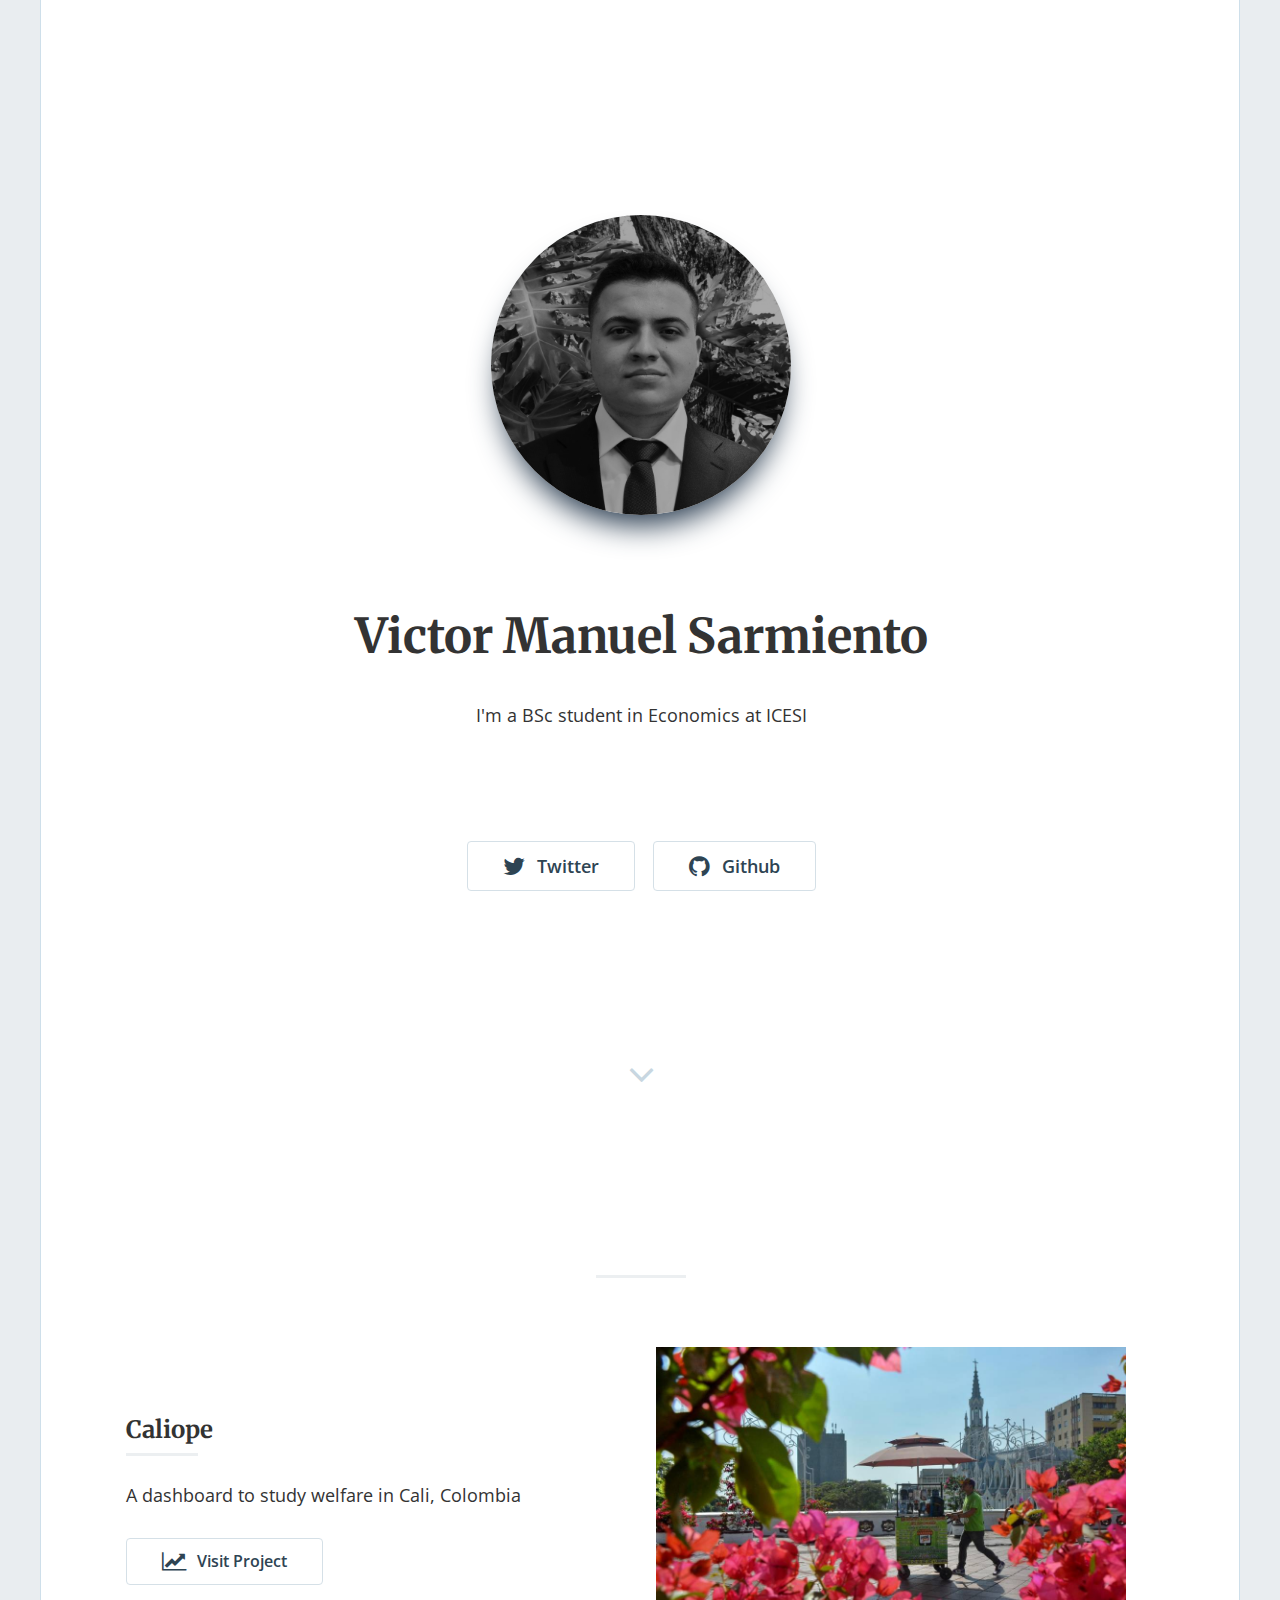
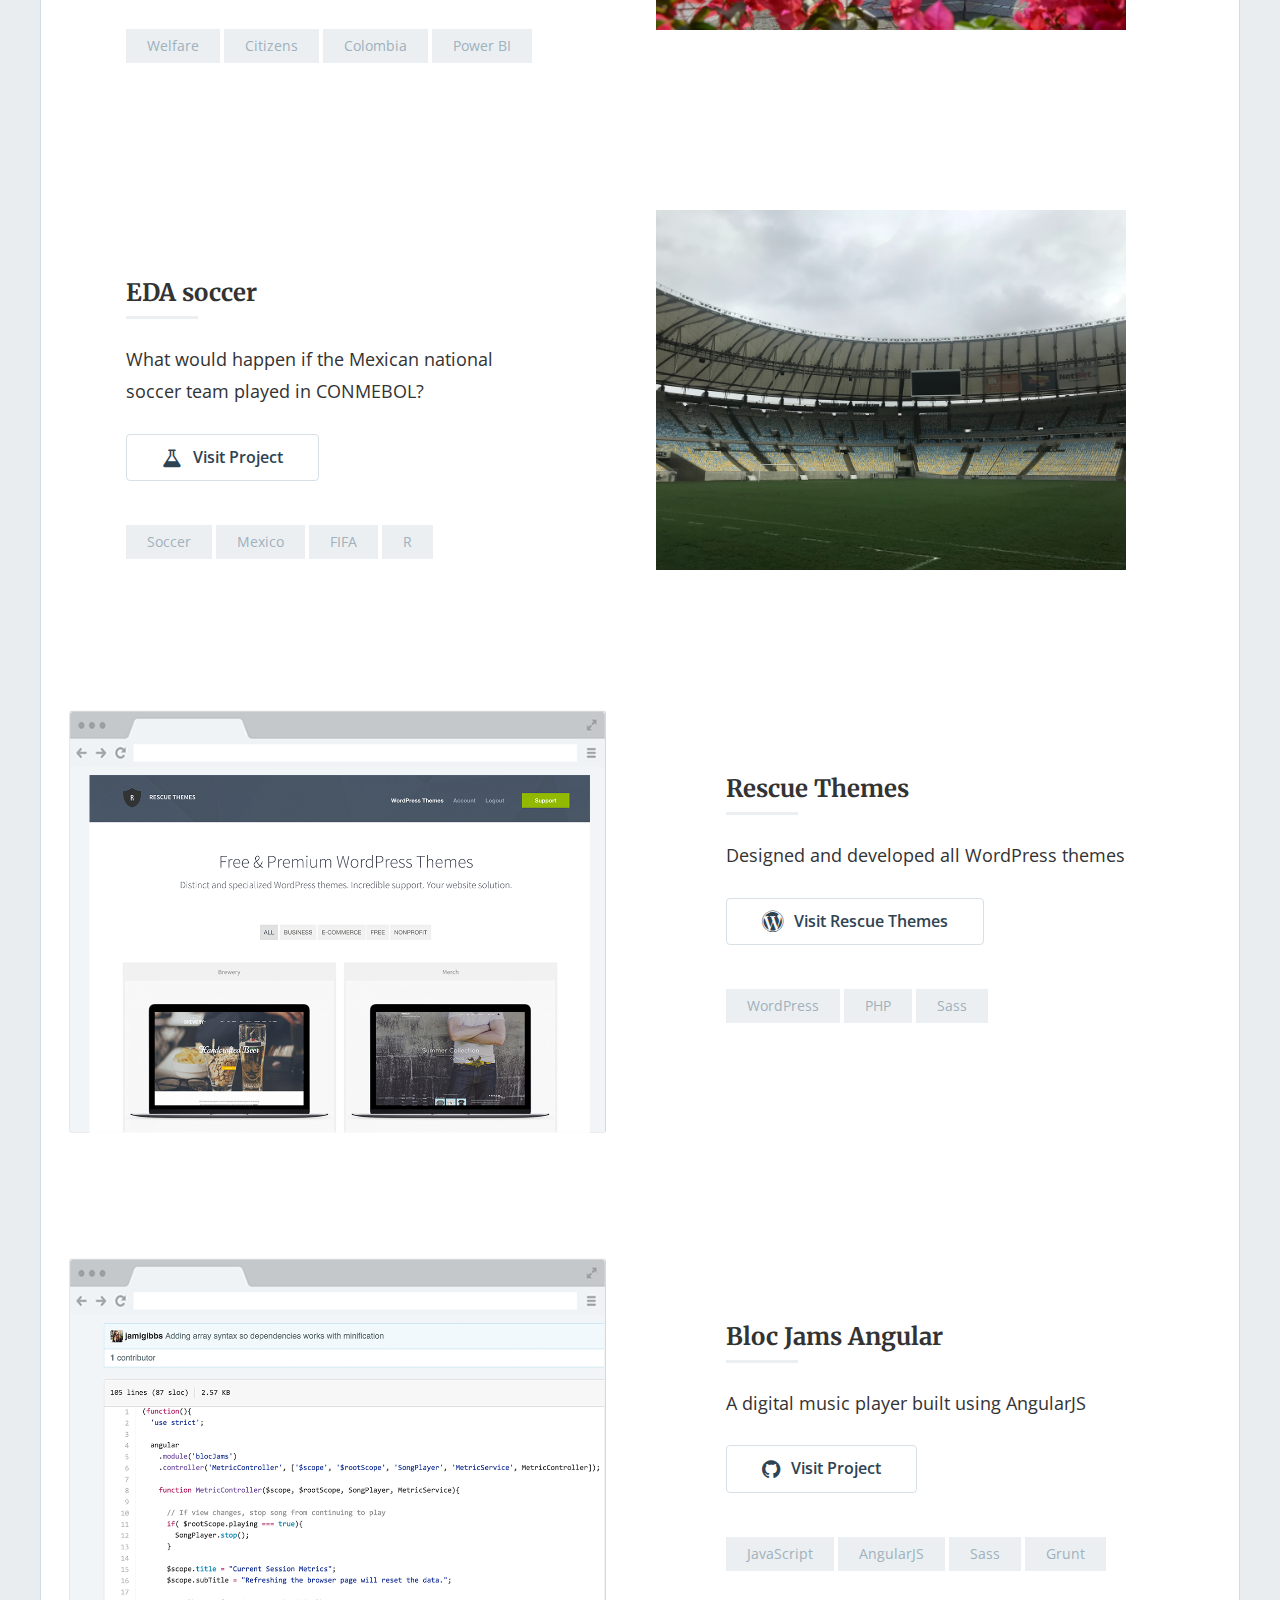
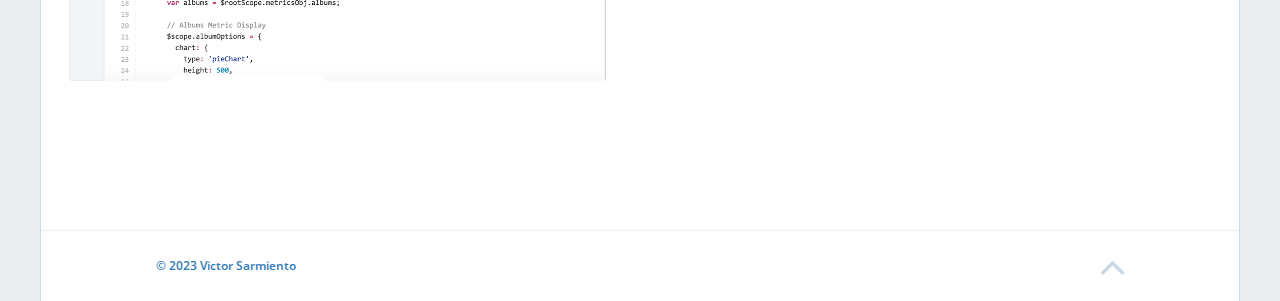
<file: index.html>
<!doctype html>
<head>

  <!-- Meta -->
  <meta charset="utf-8">

  <title>Me</title>
  <meta http-equiv="X-UA-Compatible" content="IE=edge,chrome=1">
  <meta name="viewport" content="width=device-width, initial-scale=1">
  <meta content="yes" name="apple-mobile-web-app-capable">
  <meta name="apple-mobile-web-app-status-bar-style" content="black-translucent">

  <!-- RSS -->
  <link rel="alternate" type="application/rss+xml" title="Hello. I'm Jami Gibbs. - I'm a software developer and designer from Chicago creating useful things for the web." href="http://localhost:4000/feed.xml">
  <link rel="alternate" type="application/atom+xml" title="Hello. I'm Jami Gibbs. - I'm a software developer and designer from Chicago creating useful things for the web." href="http://localhost:4000/atom.xml">

  <!-- Favicons -->
  <link rel="icon" href="http://localhost:4000/img/favicon.png">

  <!-- Fonts -->
  <link href='https://fonts.googleapis.com/css?family=Open+Sans:400,300,600,400italic,700|Merriweather:400,300,300italic,400italic,700' rel='stylesheet' type='text/css'>

  <link rel="stylesheet" href="//maxcdn.bootstrapcdn.com/font-awesome/4.5.0/css/font-awesome.min.css">

  <!-- Styles -->
  <link rel="stylesheet" href="/css/animate.min.css">
  <link rel="stylesheet" href="/css/style.css">

</head>
<body class="">

<div class="main container" id="top">

 
  


    <div class="container">

  <div class="row">

    <div class="col-md-12">

      <div class="hero-container">


       <div class="image">    

        <img src="img/serio.jpg">
       </div>

        <div class="hero-content"> 

          <h1 class="text-center">Victor Manuel Sarmiento</h1>
          

          
          <p class="text-center">
            
            I'm a BSc student in Economics at ICESI
          </p>
          

          <div class="hero-buttons">

            
              <a href="https://twitter.com/crisalida081" target=”_blank”><button class="btn btn-default btn-lg"><i class="fa fa-twitter fa-lg"></i>Twitter</button></a>
            
            
              <a href="https://github.com/Victors081" target=”_blank”><button class="btn btn-default btn-lg"><i class="fa fa-github fa-lg"></i>Github</button></a>
            

          </div>

        </div>

      </div>

      <a class="section-jump text-center" href="#portfolio">
        <i class="fa fa-angle-down fa-3x"></i>
      </a>

    </div>

  </div>

</div>


    <main id="portfolio">
      <div class="container">
        <div class="row">
          <div class="col-md-12">

            
            <h2 class="section-title text-center"></h2>
            
            
            <p class="section-subtitle text-center"></p>
            

            <div class="break"></div>

            
              <div class="wow fadeIn">
              
                <div class="content-wrap">

  <div class="row">

    <div class="col-xs-12 col-md-6">
      <div class="content">
  <h3 class="title">Caliope</h3>

  <p class="excerpt">A dashboard to study welfare in Cali, Colombia</p>

  
  <a href="https://app.powerbi.com/view?r=eyJrIjoiNDY2MWVlOGYtZmU3NS00NmI0LTk0ODctYjIxMGRiZGJkYzdlIiwidCI6ImU5OTQwNzJiLTUyM2UtNGJmZS04NmUyLTQ0MmM1ZTEwYjI0NCIsImMiOjR9" target=”_blank” class="project-link"><button class="btn btn-default btn-lg"><i class="fa fa-line-chart fa-lg"></i>Visit Project</button></a>
  

  
  <div class="tags">
    
    <span>Welfare</span>

    <span>Citizens</span>

    <span>Colombia</span>
    
    <span>Power BI</span>
    
  </div>
  

  <!-- 
  <div class="categories">
    
      <span>development</span>
    
      <span>design</span>
    
  </div>
   -->
</div>

    </div>

    <div class="col-xs-12 col-md-5">
        
  <img class="img-responsive" src="/img/posts/cali.jpeg" >
  

    </div>

  </div>

</div>

              

              
              </div>
            
              <div class="wow fadeIn">
              
                <div class="content-wrap">

  <div class="row">

    <div class="col-xs-12 col-md-6">
      <div class="content">
  <h3 class="title">EDA soccer</h3>

  <p class="excerpt">What would happen if the Mexican national soccer team played in CONMEBOL?</p>

  
  <a href="/eda_soccer.html" target=”_blank” class="project-link"><button class="btn btn-default btn-lg"><i class="fa fa-flask fa-lg"></i>Visit Project</button></a>
  

  
  <div class="tags">
    
    <span>Soccer</span>
    
    <span>Mexico</span>
    
    <span>FIFA</span>
    
    <span>R</span>
    
  </div>
  

  <!-- 
  <div class="categories">
    
      <span>development</span>
    
  </div>
   -->
</div>

    </div>

    <div class="col-xs-12 col-md-5">
        
      <img class="img-responsive" src="/img/posts/soccer.png">
      
    
        </div>

  </div>

</div>

              

              
              </div>
            
              <div class="wow fadeIn">
              

              
                <div class="content-wrap">

  <div class="row">

    <div class="col-xs-12 col-md-6">
        
  <img class="img-responsive" src="/img/posts/03_rescue-themes-1130x864-2x.png" title="Rescue Themes">
  

    </div>

    <div class="col-xs-12 col-md-6">
      <div class="content">
  <h3 class="title">Rescue Themes</h3>

  <p class="excerpt">Designed and developed all WordPress themes</p>

  
  <a href="https://rescuethemes.com" class="project-link"><button class="btn btn-default btn-lg"><i class="fa fa-wordpress fa-lg"></i>Visit Rescue Themes</button></a>
  

  
  <div class="tags">
    
    <span>WordPress</span>
    
    <span>PHP</span>
    
    <span>Sass</span>
    
  </div>
  

  <!-- 
  <div class="categories">
    
      <span>development</span>
    
      <span>design</span>
    
  </div>
   -->
</div>

    </div>

  </div>

</div>

              
              </div>
            
              <div class="wow fadeIn">
              

              
                <div class="content-wrap">

  <div class="row">

    <div class="col-xs-12 col-md-6">
        
  <img class="img-responsive" src="/img/posts/01_bloc-jams-angular-1130x864-2x.png" title="Bloc Jams Angular">
  

    </div>

    <div class="col-xs-12 col-md-6">
      <div class="content">
  <h3 class="title">Bloc Jams Angular</h3>

  <p class="excerpt">A digital music player built using AngularJS</p>

  
  <a href="https://github.com/jamigibbs/bloc-jams-angular" class="project-link"><button class="btn btn-default btn-lg"><i class="fa fa-github fa-lg"></i>Visit Project</button></a>
  

  
  <div class="tags">
    
    <span>JavaScript</span>
    
    <span>AngularJS</span>
    
    <span>Sass</span>
    
    <span>Grunt</span>
    
  </div>
  

  <!-- 
  <div class="categories">
    
      <span>development</span>
    
  </div>
   -->
</div>

    </div>

  </div>

</div>

              
              </div>
            

            


          </div>
        </div>
      </div>
    </main>


    <footer class="site-footer">
      <div class="container">
        <div class="row">

          <div class="col-xs-12 col-md-2 col-md-offset-1">
            <p class="text-muted text-left "><a href="http://localhost:4000">© 2023 Victor Sarmiento</a></p>
          </div>

          <div class="col-xs-12 col-md-6 col-md-offset-2">
            <a class="section-jump" href="#top">
              <i class="fa fa-angle-up fa-3x"></i>
            </a>
          </div>
        </div>
      </div>
    </footer>

  </div><!-- .main.container -->

    <!-- JavaScript -->
    <script src="//ajax.googleapis.com/ajax/libs/jquery/1.9.1/jquery.min.js"></script>
    <script src="//maxcdn.bootstrapcdn.com/bootstrap/3.3.5/js/bootstrap.min.js"></script>
    <script src="http://localhost:4000/js/wow.min.js"></script>
    <script src="http://localhost:4000/js/app.js"></script>


    <script>
      (function(i,s,o,g,r,a,m){i['GoogleAnalyticsObject']=r;i[r]=i[r]||function(){
      (i[r].q=i[r].q||[]).push(arguments)},i[r].l=1*new Date();a=s.createElement(o),
      m=s.getElementsByTagName(o)[0];a.async=1;a.src=g;m.parentNode.insertBefore(a,m)
      })(window,document,'script','//www.google-analytics.com/analytics.js','ga');

      ga('create', ' UA-9999999-99', 'auto');
      ga('send', 'pageview');

    </script>

    </body>
</html>
</file>
<file: css/style.css>
@charset "UTF-8";
/*--------------------------------------------------------------
>>> TABLE OF CONTENTS:
----------------------------------------------------------------

1.0 Defaults
2.0 Home Hero
  2.1 Contact
3.0 Posts
4.0 Footer

--------------------------------------------------------------*/
/*!
 * Bootstrap v3.3.6 (http://getbootstrap.com)
 * Copyright 2011-2015 Twitter, Inc.
 * Licensed under MIT (https://github.com/twbs/bootstrap/blob/master/LICENSE)
 */
/*! normalize.css v3.0.3 | MIT License | github.com/necolas/normalize.css */
html {
  font-family: sans-serif;
  -ms-text-size-adjust: 100%;
  -webkit-text-size-adjust: 100%; }

body {
  margin: 0; }

article,
aside,
details,
figcaption,
figure,
footer,
header,
hgroup,
main,
menu,
nav,
section,
summary {
  display: block; }

audio,
canvas,
progress,
video {
  display: inline-block;
  vertical-align: baseline; }

audio:not([controls]) {
  display: none;
  height: 0; }

[hidden],
template {
  display: none; }

a {
  background-color: transparent; }

a:active,
a:hover {
  outline: 0; }

abbr[title] {
  border-bottom: 1px dotted; }

b,
strong {
  font-weight: bold; }

dfn {
  font-style: italic; }

h1 {
  font-size: 2em;
  margin: 0.67em 0; }

mark {
  background: #ff0;
  color: #000; }

small {
  font-size: 80%; }

sub,
sup {
  font-size: 75%;
  line-height: 0;
  position: relative;
  vertical-align: baseline; }

sup {
  top: -0.5em; }

sub {
  bottom: -0.25em; }

.image{
  width: 100%;
  height: 50vh;
  display: flex;
  justify-content: center;
  justify-self: center;
  align-items: center;
  background-color: #ffffff; }

.image img{
  height: 300px;
  width: 300px;
  border-radius: 50%;
  box-shadow: rgb(38, 57, 77) 0px 20px 30px -10px;
}


svg:not(:root) {
  overflow: hidden; }

figure {
  margin: 1em 40px; }

hr {
  box-sizing: content-box;
  height: 0; }

pre {
  overflow: auto; }

code,
kbd,
pre,
samp {
  font-family: monospace, monospace;
  font-size: 1em; }

button,
input,
optgroup,
select,
textarea {
  color: inherit;
  font: inherit;
  margin: 0; }

button {
  overflow: visible; }

button,
select {
  text-transform: none; }

button,
html input[type="button"],
input[type="reset"],
input[type="submit"] {
  -webkit-appearance: button;
  cursor: pointer; }

button[disabled],
html input[disabled] {
  cursor: default; }

button::-moz-focus-inner,
input::-moz-focus-inner {
  border: 0;
  padding: 0; }

input {
  line-height: normal; }

input[type="checkbox"],
input[type="radio"] {
  box-sizing: border-box;
  padding: 0; }

input[type="number"]::-webkit-inner-spin-button,
input[type="number"]::-webkit-outer-spin-button {
  height: auto; }

input[type="search"] {
  -webkit-appearance: textfield;
  box-sizing: content-box; }

input[type="search"]::-webkit-search-cancel-button,
input[type="search"]::-webkit-search-decoration {
  -webkit-appearance: none; }

fieldset {
  border: 1px solid #c0c0c0;
  margin: 0 2px;
  padding: 0.35em 0.625em 0.75em; }

legend {
  border: 0;
  padding: 0; }

textarea {
  overflow: auto; }

optgroup {
  font-weight: bold; }

table {
  border-collapse: collapse;
  border-spacing: 0; }

td,
th {
  padding: 0; }

/*! Source: https://github.com/h5bp/html5-boilerplate/blob/master/src/css/main.css */
@media print {
  *,
  *:before,
  *:after {
    background: transparent !important;
    color: #000 !important;
    box-shadow: none !important;
    text-shadow: none !important; }

  a,
  a:visited {
    text-decoration: underline; }

  a[href]:after {
    content: " (" attr(href) ")"; }

  abbr[title]:after {
    content: " (" attr(title) ")"; }

  a[href^="#"]:after,
  a[href^="javascript:"]:after {
    content: ""; }

  pre,
  blockquote {
    border: 1px solid #999;
    page-break-inside: avoid; }

  thead {
    display: table-header-group; }

  tr,
  img {
    page-break-inside: avoid; }

  img {
    max-width: 100% !important; }

  p,
  h2,
  h3 {
    orphans: 3;
    widows: 3; }

  h2,
  h3 {
    page-break-after: avoid; }

  .navbar {
    display: none; }

  .btn > .caret,
  .dropup > .btn > .caret {
    border-top-color: #000 !important; }

  .label {
    border: 1px solid #000; }

  .table {
    border-collapse: collapse !important; }
    .table td,
    .table th {
      background-color: #fff !important; }

  .table-bordered th,
  .table-bordered td {
    border: 1px solid #ddd !important; } }
@font-face {
  font-family: 'Glyphicons Halflings';
  src: url("../fonts/bootstrap/glyphicons-halflings-regular.eot");
  src: url("../fonts/bootstrap/glyphicons-halflings-regular.eot?#iefix") format("embedded-opentype"), url("../fonts/bootstrap/glyphicons-halflings-regular.woff2") format("woff2"), url("../fonts/bootstrap/glyphicons-halflings-regular.woff") format("woff"), url("../fonts/bootstrap/glyphicons-halflings-regular.ttf") format("truetype"), url("../fonts/bootstrap/glyphicons-halflings-regular.svg#glyphicons_halflingsregular") format("svg"); }
.glyphicon {
  position: relative;
  top: 1px;
  display: inline-block;
  font-family: 'Glyphicons Halflings';
  font-style: normal;
  font-weight: normal;
  line-height: 1;
  -webkit-font-smoothing: antialiased;
  -moz-osx-font-smoothing: grayscale; }

.glyphicon-asterisk:before {
  content: "\002a"; }

.glyphicon-plus:before {
  content: "\002b"; }

.glyphicon-euro:before,
.glyphicon-eur:before {
  content: "\20ac"; }

.glyphicon-minus:before {
  content: "\2212"; }

.glyphicon-cloud:before {
  content: "\2601"; }

.glyphicon-envelope:before {
  content: "\2709"; }

.glyphicon-pencil:before {
  content: "\270f"; }

.glyphicon-glass:before {
  content: "\e001"; }

.glyphicon-music:before {
  content: "\e002"; }

.glyphicon-search:before {
  content: "\e003"; }

.glyphicon-heart:before {
  content: "\e005"; }

.glyphicon-star:before {
  content: "\e006"; }

.glyphicon-star-empty:before {
  content: "\e007"; }

.glyphicon-user:before {
  content: "\e008"; }

.glyphicon-film:before {
  content: "\e009"; }

.glyphicon-th-large:before {
  content: "\e010"; }

.glyphicon-th:before {
  content: "\e011"; }

.glyphicon-th-list:before {
  content: "\e012"; }

.glyphicon-ok:before {
  content: "\e013"; }

.glyphicon-remove:before {
  content: "\e014"; }

.glyphicon-zoom-in:before {
  content: "\e015"; }

.glyphicon-zoom-out:before {
  content: "\e016"; }

.glyphicon-off:before {
  content: "\e017"; }

.glyphicon-signal:before {
  content: "\e018"; }

.glyphicon-cog:before {
  content: "\e019"; }

.glyphicon-trash:before {
  content: "\e020"; }

.glyphicon-home:before {
  content: "\e021"; }

.glyphicon-file:before {
  content: "\e022"; }

.glyphicon-time:before {
  content: "\e023"; }

.glyphicon-road:before {
  content: "\e024"; }

.glyphicon-download-alt:before {
  content: "\e025"; }

.glyphicon-download:before {
  content: "\e026"; }

.glyphicon-upload:before {
  content: "\e027"; }

.glyphicon-inbox:before {
  content: "\e028"; }

.glyphicon-play-circle:before {
  content: "\e029"; }

.glyphicon-repeat:before {
  content: "\e030"; }

.glyphicon-refresh:before {
  content: "\e031"; }

.glyphicon-list-alt:before {
  content: "\e032"; }

.glyphicon-lock:before {
  content: "\e033"; }

.glyphicon-flag:before {
  content: "\e034"; }

.glyphicon-headphones:before {
  content: "\e035"; }

.glyphicon-volume-off:before {
  content: "\e036"; }

.glyphicon-volume-down:before {
  content: "\e037"; }

.glyphicon-volume-up:before {
  content: "\e038"; }

.glyphicon-qrcode:before {
  content: "\e039"; }

.glyphicon-barcode:before {
  content: "\e040"; }

.glyphicon-tag:before {
  content: "\e041"; }

.glyphicon-tags:before {
  content: "\e042"; }

.glyphicon-book:before {
  content: "\e043"; }

.glyphicon-bookmark:before {
  content: "\e044"; }

.glyphicon-print:before {
  content: "\e045"; }

.glyphicon-camera:before {
  content: "\e046"; }

.glyphicon-font:before {
  content: "\e047"; }

.glyphicon-bold:before {
  content: "\e048"; }

.glyphicon-italic:before {
  content: "\e049"; }

.glyphicon-text-height:before {
  content: "\e050"; }

.glyphicon-text-width:before {
  content: "\e051"; }

.glyphicon-align-left:before {
  content: "\e052"; }

.glyphicon-align-center:before {
  content: "\e053"; }

.glyphicon-align-right:before {
  content: "\e054"; }

.glyphicon-align-justify:before {
  content: "\e055"; }

.glyphicon-list:before {
  content: "\e056"; }

.glyphicon-indent-left:before {
  content: "\e057"; }

.glyphicon-indent-right:before {
  content: "\e058"; }

.glyphicon-facetime-video:before {
  content: "\e059"; }

.glyphicon-picture:before {
  content: "\e060"; }

.glyphicon-map-marker:before {
  content: "\e062"; }

.glyphicon-adjust:before {
  content: "\e063"; }

.glyphicon-tint:before {
  content: "\e064"; }

.glyphicon-edit:before {
  content: "\e065"; }

.glyphicon-share:before {
  content: "\e066"; }

.glyphicon-check:before {
  content: "\e067"; }

.glyphicon-move:before {
  content: "\e068"; }

.glyphicon-step-backward:before {
  content: "\e069"; }

.glyphicon-fast-backward:before {
  content: "\e070"; }

.glyphicon-backward:before {
  content: "\e071"; }

.glyphicon-play:before {
  content: "\e072"; }

.glyphicon-pause:before {
  content: "\e073"; }

.glyphicon-stop:before {
  content: "\e074"; }

.glyphicon-forward:before {
  content: "\e075"; }

.glyphicon-fast-forward:before {
  content: "\e076"; }

.glyphicon-step-forward:before {
  content: "\e077"; }

.glyphicon-eject:before {
  content: "\e078"; }

.glyphicon-chevron-left:before {
  content: "\e079"; }

.glyphicon-chevron-right:before {
  content: "\e080"; }

.glyphicon-plus-sign:before {
  content: "\e081"; }

.glyphicon-minus-sign:before {
  content: "\e082"; }

.glyphicon-remove-sign:before {
  content: "\e083"; }

.glyphicon-ok-sign:before {
  content: "\e084"; }

.glyphicon-question-sign:before {
  content: "\e085"; }

.glyphicon-info-sign:before {
  content: "\e086"; }

.glyphicon-screenshot:before {
  content: "\e087"; }

.glyphicon-remove-circle:before {
  content: "\e088"; }

.glyphicon-ok-circle:before {
  content: "\e089"; }

.glyphicon-ban-circle:before {
  content: "\e090"; }

.glyphicon-arrow-left:before {
  content: "\e091"; }

.glyphicon-arrow-right:before {
  content: "\e092"; }

.glyphicon-arrow-up:before {
  content: "\e093"; }

.glyphicon-arrow-down:before {
  content: "\e094"; }

.glyphicon-share-alt:before {
  content: "\e095"; }

.glyphicon-resize-full:before {
  content: "\e096"; }

.glyphicon-resize-small:before {
  content: "\e097"; }

.glyphicon-exclamation-sign:before {
  content: "\e101"; }

.glyphicon-gift:before {
  content: "\e102"; }

.glyphicon-leaf:before {
  content: "\e103"; }

.glyphicon-fire:before {
  content: "\e104"; }

.glyphicon-eye-open:before {
  content: "\e105"; }

.glyphicon-eye-close:before {
  content: "\e106"; }

.glyphicon-warning-sign:before {
  content: "\e107"; }

.glyphicon-plane:before {
  content: "\e108"; }

.glyphicon-calendar:before {
  content: "\e109"; }

.glyphicon-random:before {
  content: "\e110"; }

.glyphicon-comment:before {
  content: "\e111"; }

.glyphicon-magnet:before {
  content: "\e112"; }

.glyphicon-chevron-up:before {
  content: "\e113"; }

.glyphicon-chevron-down:before {
  content: "\e114"; }

.glyphicon-retweet:before {
  content: "\e115"; }

.glyphicon-shopping-cart:before {
  content: "\e116"; }

.glyphicon-folder-close:before {
  content: "\e117"; }

.glyphicon-folder-open:before {
  content: "\e118"; }

.glyphicon-resize-vertical:before {
  content: "\e119"; }

.glyphicon-resize-horizontal:before {
  content: "\e120"; }

.glyphicon-hdd:before {
  content: "\e121"; }

.glyphicon-bullhorn:before {
  content: "\e122"; }

.glyphicon-bell:before {
  content: "\e123"; }

.glyphicon-certificate:before {
  content: "\e124"; }

.glyphicon-thumbs-up:before {
  content: "\e125"; }

.glyphicon-thumbs-down:before {
  content: "\e126"; }

.glyphicon-hand-right:before {
  content: "\e127"; }

.glyphicon-hand-left:before {
  content: "\e128"; }

.glyphicon-hand-up:before {
  content: "\e129"; }

.glyphicon-hand-down:before {
  content: "\e130"; }

.glyphicon-circle-arrow-right:before {
  content: "\e131"; }

.glyphicon-circle-arrow-left:before {
  content: "\e132"; }

.glyphicon-circle-arrow-up:before {
  content: "\e133"; }

.glyphicon-circle-arrow-down:before {
  content: "\e134"; }

.glyphicon-globe:before {
  content: "\e135"; }

.glyphicon-wrench:before {
  content: "\e136"; }

.glyphicon-tasks:before {
  content: "\e137"; }

.glyphicon-filter:before {
  content: "\e138"; }

.glyphicon-briefcase:before {
  content: "\e139"; }

.glyphicon-fullscreen:before {
  content: "\e140"; }

.glyphicon-dashboard:before {
  content: "\e141"; }

.glyphicon-paperclip:before {
  content: "\e142"; }

.glyphicon-heart-empty:before {
  content: "\e143"; }

.glyphicon-link:before {
  content: "\e144"; }

.glyphicon-phone:before {
  content: "\e145"; }

.glyphicon-pushpin:before {
  content: "\e146"; }

.glyphicon-usd:before {
  content: "\e148"; }

.glyphicon-gbp:before {
  content: "\e149"; }

.glyphicon-sort:before {
  content: "\e150"; }

.glyphicon-sort-by-alphabet:before {
  content: "\e151"; }

.glyphicon-sort-by-alphabet-alt:before {
  content: "\e152"; }

.glyphicon-sort-by-order:before {
  content: "\e153"; }

.glyphicon-sort-by-order-alt:before {
  content: "\e154"; }

.glyphicon-sort-by-attributes:before {
  content: "\e155"; }

.glyphicon-sort-by-attributes-alt:before {
  content: "\e156"; }

.glyphicon-unchecked:before {
  content: "\e157"; }

.glyphicon-expand:before {
  content: "\e158"; }

.glyphicon-collapse-down:before {
  content: "\e159"; }

.glyphicon-collapse-up:before {
  content: "\e160"; }

.glyphicon-log-in:before {
  content: "\e161"; }

.glyphicon-flash:before {
  content: "\e162"; }

.glyphicon-log-out:before {
  content: "\e163"; }

.glyphicon-new-window:before {
  content: "\e164"; }

.glyphicon-record:before {
  content: "\e165"; }

.glyphicon-save:before {
  content: "\e166"; }

.glyphicon-open:before {
  content: "\e167"; }

.glyphicon-saved:before {
  content: "\e168"; }

.glyphicon-import:before {
  content: "\e169"; }

.glyphicon-export:before {
  content: "\e170"; }

.glyphicon-send:before {
  content: "\e171"; }

.glyphicon-floppy-disk:before {
  content: "\e172"; }

.glyphicon-floppy-saved:before {
  content: "\e173"; }

.glyphicon-floppy-remove:before {
  content: "\e174"; }

.glyphicon-floppy-save:before {
  content: "\e175"; }

.glyphicon-floppy-open:before {
  content: "\e176"; }

.glyphicon-credit-card:before {
  content: "\e177"; }

.glyphicon-transfer:before {
  content: "\e178"; }

.glyphicon-cutlery:before {
  content: "\e179"; }

.glyphicon-header:before {
  content: "\e180"; }

.glyphicon-compressed:before {
  content: "\e181"; }

.glyphicon-earphone:before {
  content: "\e182"; }

.glyphicon-phone-alt:before {
  content: "\e183"; }

.glyphicon-tower:before {
  content: "\e184"; }

.glyphicon-stats:before {
  content: "\e185"; }

.glyphicon-sd-video:before {
  content: "\e186"; }

.glyphicon-hd-video:before {
  content: "\e187"; }

.glyphicon-subtitles:before {
  content: "\e188"; }

.glyphicon-sound-stereo:before {
  content: "\e189"; }

.glyphicon-sound-dolby:before {
  content: "\e190"; }

.glyphicon-sound-5-1:before {
  content: "\e191"; }

.glyphicon-sound-6-1:before {
  content: "\e192"; }

.glyphicon-sound-7-1:before {
  content: "\e193"; }

.glyphicon-copyright-mark:before {
  content: "\e194"; }

.glyphicon-registration-mark:before {
  content: "\e195"; }

.glyphicon-cloud-download:before {
  content: "\e197"; }

.glyphicon-cloud-upload:before {
  content: "\e198"; }

.glyphicon-tree-conifer:before {
  content: "\e199"; }

.glyphicon-tree-deciduous:before {
  content: "\e200"; }

.glyphicon-cd:before {
  content: "\e201"; }

.glyphicon-save-file:before {
  content: "\e202"; }

.glyphicon-open-file:before {
  content: "\e203"; }

.glyphicon-level-up:before {
  content: "\e204"; }

.glyphicon-copy:before {
  content: "\e205"; }

.glyphicon-paste:before {
  content: "\e206"; }

.glyphicon-alert:before {
  content: "\e209"; }

.glyphicon-equalizer:before {
  content: "\e210"; }

.glyphicon-king:before {
  content: "\e211"; }

.glyphicon-queen:before {
  content: "\e212"; }

.glyphicon-pawn:before {
  content: "\e213"; }

.glyphicon-bishop:before {
  content: "\e214"; }

.glyphicon-knight:before {
  content: "\e215"; }

.glyphicon-baby-formula:before {
  content: "\e216"; }

.glyphicon-tent:before {
  content: "\26fa"; }

.glyphicon-blackboard:before {
  content: "\e218"; }

.glyphicon-bed:before {
  content: "\e219"; }

.glyphicon-apple:before {
  content: "\f8ff"; }

.glyphicon-erase:before {
  content: "\e221"; }

.glyphicon-hourglass:before {
  content: "\231b"; }

.glyphicon-lamp:before {
  content: "\e223"; }

.glyphicon-duplicate:before {
  content: "\e224"; }

.glyphicon-piggy-bank:before {
  content: "\e225"; }

.glyphicon-scissors:before {
  content: "\e226"; }

.glyphicon-bitcoin:before {
  content: "\e227"; }

.glyphicon-btc:before {
  content: "\e227"; }

.glyphicon-xbt:before {
  content: "\e227"; }

.glyphicon-yen:before {
  content: "\00a5"; }

.glyphicon-jpy:before {
  content: "\00a5"; }

.glyphicon-ruble:before {
  content: "\20bd"; }

.glyphicon-rub:before {
  content: "\20bd"; }

.glyphicon-scale:before {
  content: "\e230"; }

.glyphicon-ice-lolly:before {
  content: "\e231"; }

.glyphicon-ice-lolly-tasted:before {
  content: "\e232"; }

.glyphicon-education:before {
  content: "\e233"; }

.glyphicon-option-horizontal:before {
  content: "\e234"; }

.glyphicon-option-vertical:before {
  content: "\e235"; }

.glyphicon-menu-hamburger:before {
  content: "\e236"; }

.glyphicon-modal-window:before {
  content: "\e237"; }

.glyphicon-oil:before {
  content: "\e238"; }

.glyphicon-grain:before {
  content: "\e239"; }

.glyphicon-sunglasses:before {
  content: "\e240"; }

.glyphicon-text-size:before {
  content: "\e241"; }

.glyphicon-text-color:before {
  content: "\e242"; }

.glyphicon-text-background:before {
  content: "\e243"; }

.glyphicon-object-align-top:before {
  content: "\e244"; }

.glyphicon-object-align-bottom:before {
  content: "\e245"; }

.glyphicon-object-align-horizontal:before {
  content: "\e246"; }

.glyphicon-object-align-left:before {
  content: "\e247"; }

.glyphicon-object-align-vertical:before {
  content: "\e248"; }

.glyphicon-object-align-right:before {
  content: "\e249"; }

.glyphicon-triangle-right:before {
  content: "\e250"; }

.glyphicon-triangle-left:before {
  content: "\e251"; }

.glyphicon-triangle-bottom:before {
  content: "\e252"; }

.glyphicon-triangle-top:before {
  content: "\e253"; }

.glyphicon-console:before {
  content: "\e254"; }

.glyphicon-superscript:before {
  content: "\e255"; }

.glyphicon-subscript:before {
  content: "\e256"; }

.glyphicon-menu-left:before {
  content: "\e257"; }

.glyphicon-menu-right:before {
  content: "\e258"; }

.glyphicon-menu-down:before {
  content: "\e259"; }

.glyphicon-menu-up:before {
  content: "\e260"; }

* {
  -webkit-box-sizing: border-box;
  -moz-box-sizing: border-box;
  box-sizing: border-box; }

*:before,
*:after {
  -webkit-box-sizing: border-box;
  -moz-box-sizing: border-box;
  box-sizing: border-box; }

html {
  font-size: 10px;
  -webkit-tap-highlight-color: rgba(0, 0, 0, 0); }

body {
  font-family: "Helvetica Neue", Helvetica, Arial, sans-serif;
  font-size: 14px;
  line-height: 1.428571429;
  color: #333333;
  background-color: #fff; }

input,
button,
select,
textarea {
  font-family: inherit;
  font-size: inherit;
  line-height: inherit; }

a {
  color: #337ab7;
  text-decoration: none; }
  a:hover, a:focus {
    color: #23527c;
    text-decoration: underline; }
  a:focus {
    outline: thin dotted;
    outline: 5px auto -webkit-focus-ring-color;
    outline-offset: -2px; }

figure {
  margin: 0; }

img {
  vertical-align: middle; }

.img-responsive {
  display: block;
  max-width: 100%;
  height: auto; }

.img-rounded {
  border-radius: 6px; }

.img-thumbnail {
  padding: 4px;
  line-height: 1.428571429;
  background-color: #fff;
  border: 1px solid #ddd;
  border-radius: 4px;
  -webkit-transition: all 0.2s ease-in-out;
  -o-transition: all 0.2s ease-in-out;
  transition: all 0.2s ease-in-out;
  display: inline-block;
  max-width: 100%;
  height: auto; }

.img-circle {
  border-radius: 50%; }

hr {
  margin-top: 20px;
  margin-bottom: 20px;
  border: 0;
  border-top: 1px solid #eeeeee; }

.sr-only {
  position: absolute;
  width: 1px;
  height: 1px;
  margin: -1px;
  padding: 0;
  overflow: hidden;
  clip: rect(0, 0, 0, 0);
  border: 0; }

.sr-only-focusable:active, .sr-only-focusable:focus {
  position: static;
  width: auto;
  height: auto;
  margin: 0;
  overflow: visible;
  clip: auto; }

[role="button"] {
  cursor: pointer; }

h1, h2, h3, h4, h5, h6,
.h1, .h2, .h3, .h4, .h5, .h6 {
  font-family: inherit;
  font-weight: 500;
  line-height: 1.1;
  color: inherit; }
  h1 small,
  h1 .small, h2 small,
  h2 .small, h3 small,
  h3 .small, h4 small,
  h4 .small, h5 small,
  h5 .small, h6 small,
  h6 .small,
  .h1 small,
  .h1 .small, .h2 small,
  .h2 .small, .h3 small,
  .h3 .small, .h4 small,
  .h4 .small, .h5 small,
  .h5 .small, .h6 small,
  .h6 .small {
    font-weight: normal;
    line-height: 1;
    color: #777777; }

h1, .h1,
h2, .h2,
h3, .h3 {
  margin-top: 20px;
  margin-bottom: 10px; }
  h1 small,
  h1 .small, .h1 small,
  .h1 .small,
  h2 small,
  h2 .small, .h2 small,
  .h2 .small,
  h3 small,
  h3 .small, .h3 small,
  .h3 .small {
    font-size: 65%; }

h4, .h4,
h5, .h5,
h6, .h6 {
  margin-top: 10px;
  margin-bottom: 10px; }
  h4 small,
  h4 .small, .h4 small,
  .h4 .small,
  h5 small,
  h5 .small, .h5 small,
  .h5 .small,
  h6 small,
  h6 .small, .h6 small,
  .h6 .small {
    font-size: 75%; }

h1, .h1 {
  font-size: 36px; }

h2, .h2 {
  font-size: 30px; }

h3, .h3 {
  font-size: 24px; }

h4, .h4 {
  font-size: 18px; }

h5, .h5 {
  font-size: 14px; }

h6, .h6 {
  font-size: 12px; }

p {
  margin: 0 0 10px; }

.lead {
  margin-bottom: 20px;
  font-size: 16px;
  font-weight: 300;
  line-height: 1.4; }
  @media (min-width: 768px) {
    .lead {
      font-size: 21px; } }

small,
.small {
  font-size: 85%; }

mark,
.mark {
  background-color: #fcf8e3;
  padding: .2em; }

.text-left {
  text-align: left; }

.text-right {
  text-align: right; }

.text-center {
  text-align: center; }

.text-justify {
  text-align: justify; }

.text-nowrap {
  white-space: nowrap; }

.text-lowercase {
  text-transform: lowercase; }

.text-uppercase, .initialism {
  text-transform: uppercase; }

.text-capitalize {
  text-transform: capitalize; }

.text-muted {
  color: #777777; }

.text-primary {
  color: #337ab7; }

a.text-primary:hover,
a.text-primary:focus {
  color: #286090; }

.text-success {
  color: #3c763d; }

a.text-success:hover,
a.text-success:focus {
  color: #2b542c; }

.text-info {
  color: #31708f; }

a.text-info:hover,
a.text-info:focus {
  color: #245269; }

.text-warning {
  color: #8a6d3b; }

a.text-warning:hover,
a.text-warning:focus {
  color: #66512c; }

.text-danger {
  color: #a94442; }

a.text-danger:hover,
a.text-danger:focus {
  color: #843534; }

.bg-primary {
  color: #fff; }

.bg-primary {
  background-color: #337ab7; }

a.bg-primary:hover,
a.bg-primary:focus {
  background-color: #286090; }

.bg-success {
  background-color: #dff0d8; }

a.bg-success:hover,
a.bg-success:focus {
  background-color: #c1e2b3; }

.bg-info {
  background-color: #d9edf7; }

a.bg-info:hover,
a.bg-info:focus {
  background-color: #afd9ee; }

.bg-warning {
  background-color: #fcf8e3; }

a.bg-warning:hover,
a.bg-warning:focus {
  background-color: #f7ecb5; }

.bg-danger {
  background-color: #f2dede; }

a.bg-danger:hover,
a.bg-danger:focus {
  background-color: #e4b9b9; }

.page-header {
  padding-bottom: 9px;
  margin: 40px 0 20px;
  border-bottom: 1px solid #eeeeee; }

ul,
ol {
  margin-top: 0;
  margin-bottom: 10px; }
  ul ul,
  ul ol,
  ol ul,
  ol ol {
    margin-bottom: 0; }

.list-unstyled {
  padding-left: 0;
  list-style: none; }

.list-inline {
  padding-left: 0;
  list-style: none;
  margin-left: -5px; }
  .list-inline > li {
    display: inline-block;
    padding-left: 5px;
    padding-right: 5px; }

dl {
  margin-top: 0;
  margin-bottom: 20px; }

dt,
dd {
  line-height: 1.428571429; }

dt {
  font-weight: bold; }

dd {
  margin-left: 0; }

.dl-horizontal dd:before, .dl-horizontal dd:after {
  content: " ";
  display: table; }
.dl-horizontal dd:after {
  clear: both; }
@media (min-width: 768px) {
  .dl-horizontal dt {
    float: left;
    width: 160px;
    clear: left;
    text-align: right;
    overflow: hidden;
    text-overflow: ellipsis;
    white-space: nowrap; }
  .dl-horizontal dd {
    margin-left: 180px; } }

abbr[title],
abbr[data-original-title] {
  cursor: help;
  border-bottom: 1px dotted #777777; }

.initialism {
  font-size: 90%; }

blockquote {
  padding: 10px 20px;
  margin: 0 0 20px;
  font-size: 17.5px;
  border-left: 5px solid #eeeeee; }
  blockquote p:last-child,
  blockquote ul:last-child,
  blockquote ol:last-child {
    margin-bottom: 0; }
  blockquote footer,
  blockquote small,
  blockquote .small {
    display: block;
    font-size: 80%;
    line-height: 1.428571429;
    color: #777777; }
    blockquote footer:before,
    blockquote small:before,
    blockquote .small:before {
      content: '\2014 \00A0'; }

.blockquote-reverse,
blockquote.pull-right {
  padding-right: 15px;
  padding-left: 0;
  border-right: 5px solid #eeeeee;
  border-left: 0;
  text-align: right; }
  .blockquote-reverse footer:before,
  .blockquote-reverse small:before,
  .blockquote-reverse .small:before,
  blockquote.pull-right footer:before,
  blockquote.pull-right small:before,
  blockquote.pull-right .small:before {
    content: ''; }
  .blockquote-reverse footer:after,
  .blockquote-reverse small:after,
  .blockquote-reverse .small:after,
  blockquote.pull-right footer:after,
  blockquote.pull-right small:after,
  blockquote.pull-right .small:after {
    content: '\00A0 \2014'; }

address {
  margin-bottom: 20px;
  font-style: normal;
  line-height: 1.428571429; }

code,
kbd,
pre,
samp {
  font-family: Menlo, Monaco, Consolas, "Courier New", monospace; }

code {
  padding: 2px 4px;
  font-size: 90%;
  color: #c7254e;
  background-color: #f9f2f4;
  border-radius: 4px; }

kbd {
  padding: 2px 4px;
  font-size: 90%;
  color: #fff;
  background-color: #333;
  border-radius: 3px;
  box-shadow: inset 0 -1px 0 rgba(0, 0, 0, 0.25); }
  kbd kbd {
    padding: 0;
    font-size: 100%;
    font-weight: bold;
    box-shadow: none; }

pre {
  display: block;
  padding: 9.5px;
  margin: 0 0 10px;
  font-size: 13px;
  line-height: 1.428571429;
  word-break: break-all;
  word-wrap: break-word;
  color: #333333;
  background-color: #f5f5f5;
  border: 1px solid #ccc;
  border-radius: 4px; }
  pre code {
    padding: 0;
    font-size: inherit;
    color: inherit;
    white-space: pre-wrap;
    background-color: transparent;
    border-radius: 0; }

.pre-scrollable {
  max-height: 340px;
  overflow-y: scroll; }

.container {
  margin-right: auto;
  margin-left: auto;
  padding-left: 15px;
  padding-right: 15px; }
  .container:before, .container:after {
    content: " ";
    display: table; }
  .container:after {
    clear: both; }
  @media (min-width: 768px) {
    .container {
      width: 750px; } }
  @media (min-width: 992px) {
    .container {
      width: 970px; } }
  @media (min-width: 1200px) {
    .container {
      width: 1170px; } }

.container-fluid {
  margin-right: auto;
  margin-left: auto;
  padding-left: 15px;
  padding-right: 15px; }
  .container-fluid:before, .container-fluid:after {
    content: " ";
    display: table; }
  .container-fluid:after {
    clear: both; }

.row {
  margin-left: -15px;
  margin-right: -15px; }
  .row:before, .row:after {
    content: " ";
    display: table; }
  .row:after {
    clear: both; }

.col-xs-1, .col-sm-1, .col-md-1, .col-lg-1, .col-xs-2, .col-sm-2, .col-md-2, .col-lg-2, .col-xs-3, .col-sm-3, .col-md-3, .col-lg-3, .col-xs-4, .col-sm-4, .col-md-4, .col-lg-4, .col-xs-5, .col-sm-5, .col-md-5, .col-lg-5, .col-xs-6, .col-sm-6, .col-md-6, .col-lg-6, .col-xs-7, .col-sm-7, .col-md-7, .col-lg-7, .col-xs-8, .col-sm-8, .col-md-8, .col-lg-8, .col-xs-9, .col-sm-9, .col-md-9, .col-lg-9, .col-xs-10, .col-sm-10, .col-md-10, .col-lg-10, .col-xs-11, .col-sm-11, .col-md-11, .col-lg-11, .col-xs-12, .col-sm-12, .col-md-12, .col-lg-12 {
  position: relative;
  min-height: 1px;
  padding-left: 15px;
  padding-right: 15px; }

.col-xs-1, .col-xs-2, .col-xs-3, .col-xs-4, .col-xs-5, .col-xs-6, .col-xs-7, .col-xs-8, .col-xs-9, .col-xs-10, .col-xs-11, .col-xs-12 {
  float: left; }

.col-xs-1 {
  width: 8.3333333333%; }

.col-xs-2 {
  width: 16.6666666667%; }

.col-xs-3 {
  width: 25%; }

.col-xs-4 {
  width: 33.3333333333%; }

.col-xs-5 {
  width: 41.6666666667%; }

.col-xs-6 {
  width: 50%; }

.col-xs-7 {
  width: 58.3333333333%; }

.col-xs-8 {
  width: 66.6666666667%; }

.col-xs-9 {
  width: 75%; }

.col-xs-10 {
  width: 83.3333333333%; }

.col-xs-11 {
  width: 91.6666666667%; }

.col-xs-12 {
  width: 100%; }

.col-xs-pull-0 {
  right: auto; }

.col-xs-pull-1 {
  right: 8.3333333333%; }

.col-xs-pull-2 {
  right: 16.6666666667%; }

.col-xs-pull-3 {
  right: 25%; }

.col-xs-pull-4 {
  right: 33.3333333333%; }

.col-xs-pull-5 {
  right: 41.6666666667%; }

.col-xs-pull-6 {
  right: 50%; }

.col-xs-pull-7 {
  right: 58.3333333333%; }

.col-xs-pull-8 {
  right: 66.6666666667%; }

.col-xs-pull-9 {
  right: 75%; }

.col-xs-pull-10 {
  right: 83.3333333333%; }

.col-xs-pull-11 {
  right: 91.6666666667%; }

.col-xs-pull-12 {
  right: 100%; }

.col-xs-push-0 {
  left: auto; }

.col-xs-push-1 {
  left: 8.3333333333%; }

.col-xs-push-2 {
  left: 16.6666666667%; }

.col-xs-push-3 {
  left: 25%; }

.col-xs-push-4 {
  left: 33.3333333333%; }

.col-xs-push-5 {
  left: 41.6666666667%; }

.col-xs-push-6 {
  left: 50%; }

.col-xs-push-7 {
  left: 58.3333333333%; }

.col-xs-push-8 {
  left: 66.6666666667%; }

.col-xs-push-9 {
  left: 75%; }

.col-xs-push-10 {
  left: 83.3333333333%; }

.col-xs-push-11 {
  left: 91.6666666667%; }

.col-xs-push-12 {
  left: 100%; }

.col-xs-offset-0 {
  margin-left: 0%; }

.col-xs-offset-1 {
  margin-left: 8.3333333333%; }

.col-xs-offset-2 {
  margin-left: 16.6666666667%; }

.col-xs-offset-3 {
  margin-left: 25%; }

.col-xs-offset-4 {
  margin-left: 33.3333333333%; }

.col-xs-offset-5 {
  margin-left: 41.6666666667%; }

.col-xs-offset-6 {
  margin-left: 50%; }

.col-xs-offset-7 {
  margin-left: 58.3333333333%; }

.col-xs-offset-8 {
  margin-left: 66.6666666667%; }

.col-xs-offset-9 {
  margin-left: 75%; }

.col-xs-offset-10 {
  margin-left: 83.3333333333%; }

.col-xs-offset-11 {
  margin-left: 91.6666666667%; }

.col-xs-offset-12 {
  margin-left: 100%; }

@media (min-width: 768px) {
  .col-sm-1, .col-sm-2, .col-sm-3, .col-sm-4, .col-sm-5, .col-sm-6, .col-sm-7, .col-sm-8, .col-sm-9, .col-sm-10, .col-sm-11, .col-sm-12 {
    float: left; }

  .col-sm-1 {
    width: 8.3333333333%; }

  .col-sm-2 {
    width: 16.6666666667%; }

  .col-sm-3 {
    width: 25%; }

  .col-sm-4 {
    width: 33.3333333333%; }

  .col-sm-5 {
    width: 41.6666666667%; }

  .col-sm-6 {
    width: 50%; }

  .col-sm-7 {
    width: 58.3333333333%; }

  .col-sm-8 {
    width: 66.6666666667%; }

  .col-sm-9 {
    width: 75%; }

  .col-sm-10 {
    width: 83.3333333333%; }

  .col-sm-11 {
    width: 91.6666666667%; }

  .col-sm-12 {
    width: 100%; }

  .col-sm-pull-0 {
    right: auto; }

  .col-sm-pull-1 {
    right: 8.3333333333%; }

  .col-sm-pull-2 {
    right: 16.6666666667%; }

  .col-sm-pull-3 {
    right: 25%; }

  .col-sm-pull-4 {
    right: 33.3333333333%; }

  .col-sm-pull-5 {
    right: 41.6666666667%; }

  .col-sm-pull-6 {
    right: 50%; }

  .col-sm-pull-7 {
    right: 58.3333333333%; }

  .col-sm-pull-8 {
    right: 66.6666666667%; }

  .col-sm-pull-9 {
    right: 75%; }

  .col-sm-pull-10 {
    right: 83.3333333333%; }

  .col-sm-pull-11 {
    right: 91.6666666667%; }

  .col-sm-pull-12 {
    right: 100%; }

  .col-sm-push-0 {
    left: auto; }

  .col-sm-push-1 {
    left: 8.3333333333%; }

  .col-sm-push-2 {
    left: 16.6666666667%; }

  .col-sm-push-3 {
    left: 25%; }

  .col-sm-push-4 {
    left: 33.3333333333%; }

  .col-sm-push-5 {
    left: 41.6666666667%; }

  .col-sm-push-6 {
    left: 50%; }

  .col-sm-push-7 {
    left: 58.3333333333%; }

  .col-sm-push-8 {
    left: 66.6666666667%; }

  .col-sm-push-9 {
    left: 75%; }

  .col-sm-push-10 {
    left: 83.3333333333%; }

  .col-sm-push-11 {
    left: 91.6666666667%; }

  .col-sm-push-12 {
    left: 100%; }

  .col-sm-offset-0 {
    margin-left: 0%; }

  .col-sm-offset-1 {
    margin-left: 8.3333333333%; }

  .col-sm-offset-2 {
    margin-left: 16.6666666667%; }

  .col-sm-offset-3 {
    margin-left: 25%; }

  .col-sm-offset-4 {
    margin-left: 33.3333333333%; }

  .col-sm-offset-5 {
    margin-left: 41.6666666667%; }

  .col-sm-offset-6 {
    margin-left: 50%; }

  .col-sm-offset-7 {
    margin-left: 58.3333333333%; }

  .col-sm-offset-8 {
    margin-left: 66.6666666667%; }

  .col-sm-offset-9 {
    margin-left: 75%; }

  .col-sm-offset-10 {
    margin-left: 83.3333333333%; }

  .col-sm-offset-11 {
    margin-left: 91.6666666667%; }

  .col-sm-offset-12 {
    margin-left: 100%; } }
@media (min-width: 992px) {
  .col-md-1, .col-md-2, .col-md-3, .col-md-4, .col-md-5, .col-md-6, .col-md-7, .col-md-8, .col-md-9, .col-md-10, .col-md-11, .col-md-12 {
    float: left; }

  .col-md-1 {
    width: 8.3333333333%; }

  .col-md-2 {
    width: 16.6666666667%; }

  .col-md-3 {
    width: 25%; }

  .col-md-4 {
    width: 33.3333333333%; }

  .col-md-5 {
    width: 41.6666666667%; }

  .col-md-6 {
    width: 50%; }

  .col-md-7 {
    width: 58.3333333333%; }

  .col-md-8 {
    width: 66.6666666667%; }

  .col-md-9 {
    width: 75%; }

  .col-md-10 {
    width: 83.3333333333%; }

  .col-md-11 {
    width: 91.6666666667%; }

  .col-md-12 {
    width: 100%; }

  .col-md-pull-0 {
    right: auto; }

  .col-md-pull-1 {
    right: 8.3333333333%; }

  .col-md-pull-2 {
    right: 16.6666666667%; }

  .col-md-pull-3 {
    right: 25%; }

  .col-md-pull-4 {
    right: 33.3333333333%; }

  .col-md-pull-5 {
    right: 41.6666666667%; }

  .col-md-pull-6 {
    right: 50%; }

  .col-md-pull-7 {
    right: 58.3333333333%; }

  .col-md-pull-8 {
    right: 66.6666666667%; }

  .col-md-pull-9 {
    right: 75%; }

  .col-md-pull-10 {
    right: 83.3333333333%; }

  .col-md-pull-11 {
    right: 91.6666666667%; }

  .col-md-pull-12 {
    right: 100%; }

  .col-md-push-0 {
    left: auto; }

  .col-md-push-1 {
    left: 8.3333333333%; }

  .col-md-push-2 {
    left: 16.6666666667%; }

  .col-md-push-3 {
    left: 25%; }

  .col-md-push-4 {
    left: 33.3333333333%; }

  .col-md-push-5 {
    left: 41.6666666667%; }

  .col-md-push-6 {
    left: 50%; }

  .col-md-push-7 {
    left: 58.3333333333%; }

  .col-md-push-8 {
    left: 66.6666666667%; }

  .col-md-push-9 {
    left: 75%; }

  .col-md-push-10 {
    left: 83.3333333333%; }

  .col-md-push-11 {
    left: 91.6666666667%; }

  .col-md-push-12 {
    left: 100%; }

  .col-md-offset-0 {
    margin-left: 0%; }

  .col-md-offset-1 {
    margin-left: 8.3333333333%; }

  .col-md-offset-2 {
    margin-left: 16.6666666667%; }

  .col-md-offset-3 {
    margin-left: 25%; }

  .col-md-offset-4 {
    margin-left: 33.3333333333%; }

  .col-md-offset-5 {
    margin-left: 41.6666666667%; }

  .col-md-offset-6 {
    margin-left: 50%; }

  .col-md-offset-7 {
    margin-left: 58.3333333333%; }

  .col-md-offset-8 {
    margin-left: 66.6666666667%; }

  .col-md-offset-9 {
    margin-left: 75%; }

  .col-md-offset-10 {
    margin-left: 83.3333333333%; }

  .col-md-offset-11 {
    margin-left: 91.6666666667%; }

  .col-md-offset-12 {
    margin-left: 100%; } }
@media (min-width: 1200px) {
  .col-lg-1, .col-lg-2, .col-lg-3, .col-lg-4, .col-lg-5, .col-lg-6, .col-lg-7, .col-lg-8, .col-lg-9, .col-lg-10, .col-lg-11, .col-lg-12 {
    float: left; }

  .col-lg-1 {
    width: 8.3333333333%; }

  .col-lg-2 {
    width: 16.6666666667%; }

  .col-lg-3 {
    width: 25%; }

  .col-lg-4 {
    width: 33.3333333333%; }

  .col-lg-5 {
    width: 41.6666666667%; }

  .col-lg-6 {
    width: 50%; }

  .col-lg-7 {
    width: 58.3333333333%; }

  .col-lg-8 {
    width: 66.6666666667%; }

  .col-lg-9 {
    width: 75%; }

  .col-lg-10 {
    width: 83.3333333333%; }

  .col-lg-11 {
    width: 91.6666666667%; }

  .col-lg-12 {
    width: 100%; }

  .col-lg-pull-0 {
    right: auto; }

  .col-lg-pull-1 {
    right: 8.3333333333%; }

  .col-lg-pull-2 {
    right: 16.6666666667%; }

  .col-lg-pull-3 {
    right: 25%; }

  .col-lg-pull-4 {
    right: 33.3333333333%; }

  .col-lg-pull-5 {
    right: 41.6666666667%; }

  .col-lg-pull-6 {
    right: 50%; }

  .col-lg-pull-7 {
    right: 58.3333333333%; }

  .col-lg-pull-8 {
    right: 66.6666666667%; }

  .col-lg-pull-9 {
    right: 75%; }

  .col-lg-pull-10 {
    right: 83.3333333333%; }

  .col-lg-pull-11 {
    right: 91.6666666667%; }

  .col-lg-pull-12 {
    right: 100%; }

  .col-lg-push-0 {
    left: auto; }

  .col-lg-push-1 {
    left: 8.3333333333%; }

  .col-lg-push-2 {
    left: 16.6666666667%; }

  .col-lg-push-3 {
    left: 25%; }

  .col-lg-push-4 {
    left: 33.3333333333%; }

  .col-lg-push-5 {
    left: 41.6666666667%; }

  .col-lg-push-6 {
    left: 50%; }

  .col-lg-push-7 {
    left: 58.3333333333%; }

  .col-lg-push-8 {
    left: 66.6666666667%; }

  .col-lg-push-9 {
    left: 75%; }

  .col-lg-push-10 {
    left: 83.3333333333%; }

  .col-lg-push-11 {
    left: 91.6666666667%; }

  .col-lg-push-12 {
    left: 100%; }

  .col-lg-offset-0 {
    margin-left: 0%; }

  .col-lg-offset-1 {
    margin-left: 8.3333333333%; }

  .col-lg-offset-2 {
    margin-left: 16.6666666667%; }

  .col-lg-offset-3 {
    margin-left: 25%; }

  .col-lg-offset-4 {
    margin-left: 33.3333333333%; }

  .col-lg-offset-5 {
    margin-left: 41.6666666667%; }

  .col-lg-offset-6 {
    margin-left: 50%; }

  .col-lg-offset-7 {
    margin-left: 58.3333333333%; }

  .col-lg-offset-8 {
    margin-left: 66.6666666667%; }

  .col-lg-offset-9 {
    margin-left: 75%; }

  .col-lg-offset-10 {
    margin-left: 83.3333333333%; }

  .col-lg-offset-11 {
    margin-left: 91.6666666667%; }

  .col-lg-offset-12 {
    margin-left: 100%; } }
table {
  background-color: transparent; }

caption {
  padding-top: 8px;
  padding-bottom: 8px;
  color: #777777;
  text-align: left; }

th {
  text-align: left; }

.table {
  width: 100%;
  max-width: 100%;
  margin-bottom: 20px; }
  .table > thead > tr > th,
  .table > thead > tr > td,
  .table > tbody > tr > th,
  .table > tbody > tr > td,
  .table > tfoot > tr > th,
  .table > tfoot > tr > td {
    padding: 8px;
    line-height: 1.428571429;
    vertical-align: top;
    border-top: 1px solid #ddd; }
  .table > thead > tr > th {
    vertical-align: bottom;
    border-bottom: 2px solid #ddd; }
  .table > caption + thead > tr:first-child > th,
  .table > caption + thead > tr:first-child > td,
  .table > colgroup + thead > tr:first-child > th,
  .table > colgroup + thead > tr:first-child > td,
  .table > thead:first-child > tr:first-child > th,
  .table > thead:first-child > tr:first-child > td {
    border-top: 0; }
  .table > tbody + tbody {
    border-top: 2px solid #ddd; }
  .table .table {
    background-color: #fff; }

.table-condensed > thead > tr > th,
.table-condensed > thead > tr > td,
.table-condensed > tbody > tr > th,
.table-condensed > tbody > tr > td,
.table-condensed > tfoot > tr > th,
.table-condensed > tfoot > tr > td {
  padding: 5px; }

.table-bordered {
  border: 1px solid #ddd; }
  .table-bordered > thead > tr > th,
  .table-bordered > thead > tr > td,
  .table-bordered > tbody > tr > th,
  .table-bordered > tbody > tr > td,
  .table-bordered > tfoot > tr > th,
  .table-bordered > tfoot > tr > td {
    border: 1px solid #ddd; }
  .table-bordered > thead > tr > th,
  .table-bordered > thead > tr > td {
    border-bottom-width: 2px; }

.table-striped > tbody > tr:nth-of-type(odd) {
  background-color: #f9f9f9; }

.table-hover > tbody > tr:hover {
  background-color: #f5f5f5; }

table col[class*="col-"] {
  position: static;
  float: none;
  display: table-column; }

table td[class*="col-"],
table th[class*="col-"] {
  position: static;
  float: none;
  display: table-cell; }

.table > thead > tr > td.active,
.table > thead > tr > th.active, .table > thead > tr.active > td, .table > thead > tr.active > th,
.table > tbody > tr > td.active,
.table > tbody > tr > th.active,
.table > tbody > tr.active > td,
.table > tbody > tr.active > th,
.table > tfoot > tr > td.active,
.table > tfoot > tr > th.active,
.table > tfoot > tr.active > td,
.table > tfoot > tr.active > th {
  background-color: #f5f5f5; }

.table-hover > tbody > tr > td.active:hover,
.table-hover > tbody > tr > th.active:hover, .table-hover > tbody > tr.active:hover > td, .table-hover > tbody > tr:hover > .active, .table-hover > tbody > tr.active:hover > th {
  background-color: #e8e8e8; }

.table > thead > tr > td.success,
.table > thead > tr > th.success, .table > thead > tr.success > td, .table > thead > tr.success > th,
.table > tbody > tr > td.success,
.table > tbody > tr > th.success,
.table > tbody > tr.success > td,
.table > tbody > tr.success > th,
.table > tfoot > tr > td.success,
.table > tfoot > tr > th.success,
.table > tfoot > tr.success > td,
.table > tfoot > tr.success > th {
  background-color: #dff0d8; }

.table-hover > tbody > tr > td.success:hover,
.table-hover > tbody > tr > th.success:hover, .table-hover > tbody > tr.success:hover > td, .table-hover > tbody > tr:hover > .success, .table-hover > tbody > tr.success:hover > th {
  background-color: #d0e9c6; }

.table > thead > tr > td.info,
.table > thead > tr > th.info, .table > thead > tr.info > td, .table > thead > tr.info > th,
.table > tbody > tr > td.info,
.table > tbody > tr > th.info,
.table > tbody > tr.info > td,
.table > tbody > tr.info > th,
.table > tfoot > tr > td.info,
.table > tfoot > tr > th.info,
.table > tfoot > tr.info > td,
.table > tfoot > tr.info > th {
  background-color: #d9edf7; }

.table-hover > tbody > tr > td.info:hover,
.table-hover > tbody > tr > th.info:hover, .table-hover > tbody > tr.info:hover > td, .table-hover > tbody > tr:hover > .info, .table-hover > tbody > tr.info:hover > th {
  background-color: #c4e3f3; }

.table > thead > tr > td.warning,
.table > thead > tr > th.warning, .table > thead > tr.warning > td, .table > thead > tr.warning > th,
.table > tbody > tr > td.warning,
.table > tbody > tr > th.warning,
.table > tbody > tr.warning > td,
.table > tbody > tr.warning > th,
.table > tfoot > tr > td.warning,
.table > tfoot > tr > th.warning,
.table > tfoot > tr.warning > td,
.table > tfoot > tr.warning > th {
  background-color: #fcf8e3; }

.table-hover > tbody > tr > td.warning:hover,
.table-hover > tbody > tr > th.warning:hover, .table-hover > tbody > tr.warning:hover > td, .table-hover > tbody > tr:hover > .warning, .table-hover > tbody > tr.warning:hover > th {
  background-color: #faf2cc; }

.table > thead > tr > td.danger,
.table > thead > tr > th.danger, .table > thead > tr.danger > td, .table > thead > tr.danger > th,
.table > tbody > tr > td.danger,
.table > tbody > tr > th.danger,
.table > tbody > tr.danger > td,
.table > tbody > tr.danger > th,
.table > tfoot > tr > td.danger,
.table > tfoot > tr > th.danger,
.table > tfoot > tr.danger > td,
.table > tfoot > tr.danger > th {
  background-color: #f2dede; }

.table-hover > tbody > tr > td.danger:hover,
.table-hover > tbody > tr > th.danger:hover, .table-hover > tbody > tr.danger:hover > td, .table-hover > tbody > tr:hover > .danger, .table-hover > tbody > tr.danger:hover > th {
  background-color: #ebcccc; }

.table-responsive {
  overflow-x: auto;
  min-height: 0.01%; }
  @media screen and (max-width: 767px) {
    .table-responsive {
      width: 100%;
      margin-bottom: 15px;
      overflow-y: hidden;
      -ms-overflow-style: -ms-autohiding-scrollbar;
      border: 1px solid #ddd; }
      .table-responsive > .table {
        margin-bottom: 0; }
        .table-responsive > .table > thead > tr > th,
        .table-responsive > .table > thead > tr > td,
        .table-responsive > .table > tbody > tr > th,
        .table-responsive > .table > tbody > tr > td,
        .table-responsive > .table > tfoot > tr > th,
        .table-responsive > .table > tfoot > tr > td {
          white-space: nowrap; }
      .table-responsive > .table-bordered {
        border: 0; }
        .table-responsive > .table-bordered > thead > tr > th:first-child,
        .table-responsive > .table-bordered > thead > tr > td:first-child,
        .table-responsive > .table-bordered > tbody > tr > th:first-child,
        .table-responsive > .table-bordered > tbody > tr > td:first-child,
        .table-responsive > .table-bordered > tfoot > tr > th:first-child,
        .table-responsive > .table-bordered > tfoot > tr > td:first-child {
          border-left: 0; }
        .table-responsive > .table-bordered > thead > tr > th:last-child,
        .table-responsive > .table-bordered > thead > tr > td:last-child,
        .table-responsive > .table-bordered > tbody > tr > th:last-child,
        .table-responsive > .table-bordered > tbody > tr > td:last-child,
        .table-responsive > .table-bordered > tfoot > tr > th:last-child,
        .table-responsive > .table-bordered > tfoot > tr > td:last-child {
          border-right: 0; }
        .table-responsive > .table-bordered > tbody > tr:last-child > th,
        .table-responsive > .table-bordered > tbody > tr:last-child > td,
        .table-responsive > .table-bordered > tfoot > tr:last-child > th,
        .table-responsive > .table-bordered > tfoot > tr:last-child > td {
          border-bottom: 0; } }

fieldset {
  padding: 0;
  margin: 0;
  border: 0;
  min-width: 0; }

legend {
  display: block;
  width: 100%;
  padding: 0;
  margin-bottom: 20px;
  font-size: 21px;
  line-height: inherit;
  color: #333333;
  border: 0;
  border-bottom: 1px solid #e5e5e5; }

label {
  display: inline-block;
  max-width: 100%;
  margin-bottom: 5px;
  font-weight: bold; }

input[type="search"] {
  -webkit-box-sizing: border-box;
  -moz-box-sizing: border-box;
  box-sizing: border-box; }

input[type="radio"],
input[type="checkbox"] {
  margin: 4px 0 0;
  margin-top: 1px \9;
  line-height: normal; }

input[type="file"] {
  display: block; }

input[type="range"] {
  display: block;
  width: 100%; }

select[multiple],
select[size] {
  height: auto; }

input[type="file"]:focus,
input[type="radio"]:focus,
input[type="checkbox"]:focus {
  outline: thin dotted;
  outline: 5px auto -webkit-focus-ring-color;
  outline-offset: -2px; }

output {
  display: block;
  padding-top: 7px;
  font-size: 14px;
  line-height: 1.428571429;
  color: #555555; }

.form-control {
  display: block;
  width: 100%;
  height: 34px;
  padding: 6px 12px;
  font-size: 14px;
  line-height: 1.428571429;
  color: #555555;
  background-color: #fff;
  background-image: none;
  border: 1px solid #ccc;
  border-radius: 4px;
  -webkit-box-shadow: inset 0 1px 1px rgba(0, 0, 0, 0.075);
  box-shadow: inset 0 1px 1px rgba(0, 0, 0, 0.075);
  -webkit-transition: border-color ease-in-out 0.15s, box-shadow ease-in-out 0.15s;
  -o-transition: border-color ease-in-out 0.15s, box-shadow ease-in-out 0.15s;
  transition: border-color ease-in-out 0.15s, box-shadow ease-in-out 0.15s; }
  .form-control:focus {
    border-color: #66afe9;
    outline: 0;
    -webkit-box-shadow: inset 0 1px 1px rgba(0, 0, 0, 0.075), 0 0 8px rgba(102, 175, 233, 0.6);
    box-shadow: inset 0 1px 1px rgba(0, 0, 0, 0.075), 0 0 8px rgba(102, 175, 233, 0.6); }
  .form-control::-moz-placeholder {
    color: #999;
    opacity: 1; }
  .form-control:-ms-input-placeholder {
    color: #999; }
  .form-control::-webkit-input-placeholder {
    color: #999; }
  .form-control::-ms-expand {
    border: 0;
    background-color: transparent; }
  .form-control[disabled], .form-control[readonly], fieldset[disabled] .form-control {
    background-color: #eeeeee;
    opacity: 1; }
  .form-control[disabled], fieldset[disabled] .form-control {
    cursor: not-allowed; }

textarea.form-control {
  height: auto; }

input[type="search"] {
  -webkit-appearance: none; }

@media screen and (-webkit-min-device-pixel-ratio: 0) {
  input[type="date"].form-control,
  input[type="time"].form-control,
  input[type="datetime-local"].form-control,
  input[type="month"].form-control {
    line-height: 34px; }
  input[type="date"].input-sm, .input-group-sm > input[type="date"].form-control,
  .input-group-sm > input[type="date"].input-group-addon,
  .input-group-sm > .input-group-btn > input[type="date"].btn, .input-group-sm input[type="date"],
  input[type="time"].input-sm,
  .input-group-sm > input[type="time"].form-control,
  .input-group-sm > input[type="time"].input-group-addon,
  .input-group-sm > .input-group-btn > input[type="time"].btn,
  .input-group-sm input[type="time"],
  input[type="datetime-local"].input-sm,
  .input-group-sm > input[type="datetime-local"].form-control,
  .input-group-sm > input[type="datetime-local"].input-group-addon,
  .input-group-sm > .input-group-btn > input[type="datetime-local"].btn,
  .input-group-sm input[type="datetime-local"],
  input[type="month"].input-sm,
  .input-group-sm > input[type="month"].form-control,
  .input-group-sm > input[type="month"].input-group-addon,
  .input-group-sm > .input-group-btn > input[type="month"].btn,
  .input-group-sm input[type="month"] {
    line-height: 30px; }
  input[type="date"].input-lg, .input-group-lg > input[type="date"].form-control,
  .input-group-lg > input[type="date"].input-group-addon,
  .input-group-lg > .input-group-btn > input[type="date"].btn, .input-group-lg input[type="date"], input[type="time"].input-lg, .input-group-lg > input[type="time"].form-control,
  .input-group-lg > input[type="time"].input-group-addon,
  .input-group-lg > .input-group-btn > input[type="time"].btn, .input-group-lg input[type="time"], input[type="datetime-local"].input-lg, .input-group-lg > input[type="datetime-local"].form-control,
  .input-group-lg > input[type="datetime-local"].input-group-addon,
  .input-group-lg > .input-group-btn > input[type="datetime-local"].btn, .input-group-lg input[type="datetime-local"], input[type="month"].input-lg, .input-group-lg > input[type="month"].form-control,
  .input-group-lg > input[type="month"].input-group-addon,
  .input-group-lg > .input-group-btn > input[type="month"].btn, .input-group-lg input[type="month"] {
    line-height: 46px; } }
.form-group {
  margin-bottom: 15px; }

.radio,
.checkbox {
  position: relative;
  display: block;
  margin-top: 10px;
  margin-bottom: 10px; }
  .radio label,
  .checkbox label {
    min-height: 20px;
    padding-left: 20px;
    margin-bottom: 0;
    font-weight: normal;
    cursor: pointer; }

.radio input[type="radio"],
.radio-inline input[type="radio"],
.checkbox input[type="checkbox"],
.checkbox-inline input[type="checkbox"] {
  position: absolute;
  margin-left: -20px;
  margin-top: 4px \9; }

.radio + .radio,
.checkbox + .checkbox {
  margin-top: -5px; }

.radio-inline,
.checkbox-inline {
  position: relative;
  display: inline-block;
  padding-left: 20px;
  margin-bottom: 0;
  vertical-align: middle;
  font-weight: normal;
  cursor: pointer; }

.radio-inline + .radio-inline,
.checkbox-inline + .checkbox-inline {
  margin-top: 0;
  margin-left: 10px; }

input[type="radio"][disabled], input[type="radio"].disabled, fieldset[disabled] input[type="radio"],
input[type="checkbox"][disabled],
input[type="checkbox"].disabled,
fieldset[disabled] input[type="checkbox"] {
  cursor: not-allowed; }

.radio-inline.disabled, fieldset[disabled] .radio-inline,
.checkbox-inline.disabled,
fieldset[disabled] .checkbox-inline {
  cursor: not-allowed; }

.radio.disabled label, fieldset[disabled] .radio label,
.checkbox.disabled label,
fieldset[disabled] .checkbox label {
  cursor: not-allowed; }

.form-control-static {
  padding-top: 7px;
  padding-bottom: 7px;
  margin-bottom: 0;
  min-height: 34px; }
  .form-control-static.input-lg, .input-group-lg > .form-control-static.form-control,
  .input-group-lg > .form-control-static.input-group-addon,
  .input-group-lg > .input-group-btn > .form-control-static.btn, .form-control-static.input-sm, .input-group-sm > .form-control-static.form-control,
  .input-group-sm > .form-control-static.input-group-addon,
  .input-group-sm > .input-group-btn > .form-control-static.btn {
    padding-left: 0;
    padding-right: 0; }

.input-sm, .input-group-sm > .form-control,
.input-group-sm > .input-group-addon,
.input-group-sm > .input-group-btn > .btn {
  height: 30px;
  padding: 5px 10px;
  font-size: 12px;
  line-height: 1.5;
  border-radius: 3px; }

select.input-sm, .input-group-sm > select.form-control,
.input-group-sm > select.input-group-addon,
.input-group-sm > .input-group-btn > select.btn {
  height: 30px;
  line-height: 30px; }

textarea.input-sm, .input-group-sm > textarea.form-control,
.input-group-sm > textarea.input-group-addon,
.input-group-sm > .input-group-btn > textarea.btn,
select[multiple].input-sm,
.input-group-sm > select[multiple].form-control,
.input-group-sm > select[multiple].input-group-addon,
.input-group-sm > .input-group-btn > select[multiple].btn {
  height: auto; }

.form-group-sm .form-control {
  height: 30px;
  padding: 5px 10px;
  font-size: 12px;
  line-height: 1.5;
  border-radius: 3px; }
.form-group-sm select.form-control {
  height: 30px;
  line-height: 30px; }
.form-group-sm textarea.form-control,
.form-group-sm select[multiple].form-control {
  height: auto; }
.form-group-sm .form-control-static {
  height: 30px;
  min-height: 32px;
  padding: 6px 10px;
  font-size: 12px;
  line-height: 1.5; }

.input-lg, .input-group-lg > .form-control,
.input-group-lg > .input-group-addon,
.input-group-lg > .input-group-btn > .btn {
  height: 46px;
  padding: 10px 16px;
  font-size: 18px;
  line-height: 1.3333333;
  border-radius: 6px; }

select.input-lg, .input-group-lg > select.form-control,
.input-group-lg > select.input-group-addon,
.input-group-lg > .input-group-btn > select.btn {
  height: 46px;
  line-height: 46px; }

textarea.input-lg, .input-group-lg > textarea.form-control,
.input-group-lg > textarea.input-group-addon,
.input-group-lg > .input-group-btn > textarea.btn,
select[multiple].input-lg,
.input-group-lg > select[multiple].form-control,
.input-group-lg > select[multiple].input-group-addon,
.input-group-lg > .input-group-btn > select[multiple].btn {
  height: auto; }

.form-group-lg .form-control {
  height: 46px;
  padding: 10px 16px;
  font-size: 18px;
  line-height: 1.3333333;
  border-radius: 6px; }
.form-group-lg select.form-control {
  height: 46px;
  line-height: 46px; }
.form-group-lg textarea.form-control,
.form-group-lg select[multiple].form-control {
  height: auto; }
.form-group-lg .form-control-static {
  height: 46px;
  min-height: 38px;
  padding: 11px 16px;
  font-size: 18px;
  line-height: 1.3333333; }

.has-feedback {
  position: relative; }
  .has-feedback .form-control {
    padding-right: 42.5px; }

.form-control-feedback {
  position: absolute;
  top: 0;
  right: 0;
  z-index: 2;
  display: block;
  width: 34px;
  height: 34px;
  line-height: 34px;
  text-align: center;
  pointer-events: none; }

.input-lg + .form-control-feedback, .input-group-lg > .form-control + .form-control-feedback,
.input-group-lg > .input-group-addon + .form-control-feedback,
.input-group-lg > .input-group-btn > .btn + .form-control-feedback,
.input-group-lg + .form-control-feedback,
.form-group-lg .form-control + .form-control-feedback {
  width: 46px;
  height: 46px;
  line-height: 46px; }

.input-sm + .form-control-feedback, .input-group-sm > .form-control + .form-control-feedback,
.input-group-sm > .input-group-addon + .form-control-feedback,
.input-group-sm > .input-group-btn > .btn + .form-control-feedback,
.input-group-sm + .form-control-feedback,
.form-group-sm .form-control + .form-control-feedback {
  width: 30px;
  height: 30px;
  line-height: 30px; }

.has-success .help-block,
.has-success .control-label,
.has-success .radio,
.has-success .checkbox,
.has-success .radio-inline,
.has-success .checkbox-inline, .has-success.radio label, .has-success.checkbox label, .has-success.radio-inline label, .has-success.checkbox-inline label {
  color: #3c763d; }
.has-success .form-control {
  border-color: #3c763d;
  -webkit-box-shadow: inset 0 1px 1px rgba(0, 0, 0, 0.075);
  box-shadow: inset 0 1px 1px rgba(0, 0, 0, 0.075); }
  .has-success .form-control:focus {
    border-color: #2b542c;
    -webkit-box-shadow: inset 0 1px 1px rgba(0, 0, 0, 0.075), 0 0 6px #67b168;
    box-shadow: inset 0 1px 1px rgba(0, 0, 0, 0.075), 0 0 6px #67b168; }
.has-success .input-group-addon {
  color: #3c763d;
  border-color: #3c763d;
  background-color: #dff0d8; }
.has-success .form-control-feedback {
  color: #3c763d; }

.has-warning .help-block,
.has-warning .control-label,
.has-warning .radio,
.has-warning .checkbox,
.has-warning .radio-inline,
.has-warning .checkbox-inline, .has-warning.radio label, .has-warning.checkbox label, .has-warning.radio-inline label, .has-warning.checkbox-inline label {
  color: #8a6d3b; }
.has-warning .form-control {
  border-color: #8a6d3b;
  -webkit-box-shadow: inset 0 1px 1px rgba(0, 0, 0, 0.075);
  box-shadow: inset 0 1px 1px rgba(0, 0, 0, 0.075); }
  .has-warning .form-control:focus {
    border-color: #66512c;
    -webkit-box-shadow: inset 0 1px 1px rgba(0, 0, 0, 0.075), 0 0 6px #c0a16b;
    box-shadow: inset 0 1px 1px rgba(0, 0, 0, 0.075), 0 0 6px #c0a16b; }
.has-warning .input-group-addon {
  color: #8a6d3b;
  border-color: #8a6d3b;
  background-color: #fcf8e3; }
.has-warning .form-control-feedback {
  color: #8a6d3b; }

.has-error .help-block,
.has-error .control-label,
.has-error .radio,
.has-error .checkbox,
.has-error .radio-inline,
.has-error .checkbox-inline, .has-error.radio label, .has-error.checkbox label, .has-error.radio-inline label, .has-error.checkbox-inline label {
  color: #a94442; }
.has-error .form-control {
  border-color: #a94442;
  -webkit-box-shadow: inset 0 1px 1px rgba(0, 0, 0, 0.075);
  box-shadow: inset 0 1px 1px rgba(0, 0, 0, 0.075); }
  .has-error .form-control:focus {
    border-color: #843534;
    -webkit-box-shadow: inset 0 1px 1px rgba(0, 0, 0, 0.075), 0 0 6px #ce8483;
    box-shadow: inset 0 1px 1px rgba(0, 0, 0, 0.075), 0 0 6px #ce8483; }
.has-error .input-group-addon {
  color: #a94442;
  border-color: #a94442;
  background-color: #f2dede; }
.has-error .form-control-feedback {
  color: #a94442; }

.has-feedback label ~ .form-control-feedback {
  top: 25px; }
.has-feedback label.sr-only ~ .form-control-feedback {
  top: 0; }

.help-block {
  display: block;
  margin-top: 5px;
  margin-bottom: 10px;
  color: #737373; }

@media (min-width: 768px) {
  .form-inline .form-group {
    display: inline-block;
    margin-bottom: 0;
    vertical-align: middle; }
  .form-inline .form-control {
    display: inline-block;
    width: auto;
    vertical-align: middle; }
  .form-inline .form-control-static {
    display: inline-block; }
  .form-inline .input-group {
    display: inline-table;
    vertical-align: middle; }
    .form-inline .input-group .input-group-addon,
    .form-inline .input-group .input-group-btn,
    .form-inline .input-group .form-control {
      width: auto; }
  .form-inline .input-group > .form-control {
    width: 100%; }
  .form-inline .control-label {
    margin-bottom: 0;
    vertical-align: middle; }
  .form-inline .radio,
  .form-inline .checkbox {
    display: inline-block;
    margin-top: 0;
    margin-bottom: 0;
    vertical-align: middle; }
    .form-inline .radio label,
    .form-inline .checkbox label {
      padding-left: 0; }
  .form-inline .radio input[type="radio"],
  .form-inline .checkbox input[type="checkbox"] {
    position: relative;
    margin-left: 0; }
  .form-inline .has-feedback .form-control-feedback {
    top: 0; } }

.form-horizontal .radio,
.form-horizontal .checkbox,
.form-horizontal .radio-inline,
.form-horizontal .checkbox-inline {
  margin-top: 0;
  margin-bottom: 0;
  padding-top: 7px; }
.form-horizontal .radio,
.form-horizontal .checkbox {
  min-height: 27px; }
.form-horizontal .form-group {
  margin-left: -15px;
  margin-right: -15px; }
  .form-horizontal .form-group:before, .form-horizontal .form-group:after {
    content: " ";
    display: table; }
  .form-horizontal .form-group:after {
    clear: both; }
@media (min-width: 768px) {
  .form-horizontal .control-label {
    text-align: right;
    margin-bottom: 0;
    padding-top: 7px; } }
.form-horizontal .has-feedback .form-control-feedback {
  right: 15px; }
@media (min-width: 768px) {
  .form-horizontal .form-group-lg .control-label {
    padding-top: 11px;
    font-size: 18px; } }
@media (min-width: 768px) {
  .form-horizontal .form-group-sm .control-label {
    padding-top: 6px;
    font-size: 12px; } }

.btn {
  display: inline-block;
  margin-bottom: 0;
  font-weight: normal;
  text-align: center;
  vertical-align: middle;
  touch-action: manipulation;
  cursor: pointer;
  background-image: none;
  border: 1px solid transparent;
  white-space: nowrap;
  padding: 6px 12px;
  font-size: 14px;
  line-height: 1.428571429;
  border-radius: 4px;
  -webkit-user-select: none;
  -moz-user-select: none;
  -ms-user-select: none;
  user-select: none; }
  .btn:focus, .btn.focus, .btn:active:focus, .btn:active.focus, .btn.active:focus, .btn.active.focus {
    outline: thin dotted;
    outline: 5px auto -webkit-focus-ring-color;
    outline-offset: -2px; }
  .btn:hover, .btn:focus, .btn.focus {
    color: #333;
    text-decoration: none; }
  .btn:active, .btn.active {
    outline: 0;
    background-image: none;
    -webkit-box-shadow: inset 0 3px 5px rgba(0, 0, 0, 0.125);
    box-shadow: inset 0 3px 5px rgba(0, 0, 0, 0.125); }
  .btn.disabled, .btn[disabled], fieldset[disabled] .btn {
    cursor: not-allowed;
    opacity: 0.65;
    filter: alpha(opacity=65);
    -webkit-box-shadow: none;
    box-shadow: none; }

a.btn.disabled, fieldset[disabled] a.btn {
  pointer-events: none; }

.btn-default {
  color: #333;
  background-color: #fff;
  border-color: #ccc; }
  .btn-default:focus, .btn-default.focus {
    color: #333;
    background-color: #e6e6e6;
    border-color: #8c8c8c; }
  .btn-default:hover {
    color: #333;
    background-color: #e6e6e6;
    border-color: #adadad; }
  .btn-default:active, .btn-default.active, .open > .btn-default.dropdown-toggle {
    color: #333;
    background-color: #e6e6e6;
    border-color: #adadad; }
    .btn-default:active:hover, .btn-default:active:focus, .btn-default:active.focus, .btn-default.active:hover, .btn-default.active:focus, .btn-default.active.focus, .open > .btn-default.dropdown-toggle:hover, .open > .btn-default.dropdown-toggle:focus, .open > .btn-default.dropdown-toggle.focus {
      color: #333;
      background-color: #d4d4d4;
      border-color: #8c8c8c; }
  .btn-default:active, .btn-default.active, .open > .btn-default.dropdown-toggle {
    background-image: none; }
  .btn-default.disabled:hover, .btn-default.disabled:focus, .btn-default.disabled.focus, .btn-default[disabled]:hover, .btn-default[disabled]:focus, .btn-default[disabled].focus, fieldset[disabled] .btn-default:hover, fieldset[disabled] .btn-default:focus, fieldset[disabled] .btn-default.focus {
    background-color: #fff;
    border-color: #ccc; }
  .btn-default .badge {
    color: #fff;
    background-color: #333; }

.btn-primary {
  color: #fff;
  background-color: #337ab7;
  border-color: #2e6da4; }
  .btn-primary:focus, .btn-primary.focus {
    color: #fff;
    background-color: #286090;
    border-color: #122b40; }
  .btn-primary:hover {
    color: #fff;
    background-color: #286090;
    border-color: #204d74; }
  .btn-primary:active, .btn-primary.active, .open > .btn-primary.dropdown-toggle {
    color: #fff;
    background-color: #286090;
    border-color: #204d74; }
    .btn-primary:active:hover, .btn-primary:active:focus, .btn-primary:active.focus, .btn-primary.active:hover, .btn-primary.active:focus, .btn-primary.active.focus, .open > .btn-primary.dropdown-toggle:hover, .open > .btn-primary.dropdown-toggle:focus, .open > .btn-primary.dropdown-toggle.focus {
      color: #fff;
      background-color: #204d74;
      border-color: #122b40; }
  .btn-primary:active, .btn-primary.active, .open > .btn-primary.dropdown-toggle {
    background-image: none; }
  .btn-primary.disabled:hover, .btn-primary.disabled:focus, .btn-primary.disabled.focus, .btn-primary[disabled]:hover, .btn-primary[disabled]:focus, .btn-primary[disabled].focus, fieldset[disabled] .btn-primary:hover, fieldset[disabled] .btn-primary:focus, fieldset[disabled] .btn-primary.focus {
    background-color: #337ab7;
    border-color: #2e6da4; }
  .btn-primary .badge {
    color: #337ab7;
    background-color: #fff; }

.btn-success {
  color: #fff;
  background-color: #5cb85c;
  border-color: #4cae4c; }
  .btn-success:focus, .btn-success.focus {
    color: #fff;
    background-color: #449d44;
    border-color: #255625; }
  .btn-success:hover {
    color: #fff;
    background-color: #449d44;
    border-color: #398439; }
  .btn-success:active, .btn-success.active, .open > .btn-success.dropdown-toggle {
    color: #fff;
    background-color: #449d44;
    border-color: #398439; }
    .btn-success:active:hover, .btn-success:active:focus, .btn-success:active.focus, .btn-success.active:hover, .btn-success.active:focus, .btn-success.active.focus, .open > .btn-success.dropdown-toggle:hover, .open > .btn-success.dropdown-toggle:focus, .open > .btn-success.dropdown-toggle.focus {
      color: #fff;
      background-color: #398439;
      border-color: #255625; }
  .btn-success:active, .btn-success.active, .open > .btn-success.dropdown-toggle {
    background-image: none; }
  .btn-success.disabled:hover, .btn-success.disabled:focus, .btn-success.disabled.focus, .btn-success[disabled]:hover, .btn-success[disabled]:focus, .btn-success[disabled].focus, fieldset[disabled] .btn-success:hover, fieldset[disabled] .btn-success:focus, fieldset[disabled] .btn-success.focus {
    background-color: #5cb85c;
    border-color: #4cae4c; }
  .btn-success .badge {
    color: #5cb85c;
    background-color: #fff; }

.btn-info {
  color: #fff;
  background-color: #5bc0de;
  border-color: #46b8da; }
  .btn-info:focus, .btn-info.focus {
    color: #fff;
    background-color: #31b0d5;
    border-color: #1b6d85; }
  .btn-info:hover {
    color: #fff;
    background-color: #31b0d5;
    border-color: #269abc; }
  .btn-info:active, .btn-info.active, .open > .btn-info.dropdown-toggle {
    color: #fff;
    background-color: #31b0d5;
    border-color: #269abc; }
    .btn-info:active:hover, .btn-info:active:focus, .btn-info:active.focus, .btn-info.active:hover, .btn-info.active:focus, .btn-info.active.focus, .open > .btn-info.dropdown-toggle:hover, .open > .btn-info.dropdown-toggle:focus, .open > .btn-info.dropdown-toggle.focus {
      color: #fff;
      background-color: #269abc;
      border-color: #1b6d85; }
  .btn-info:active, .btn-info.active, .open > .btn-info.dropdown-toggle {
    background-image: none; }
  .btn-info.disabled:hover, .btn-info.disabled:focus, .btn-info.disabled.focus, .btn-info[disabled]:hover, .btn-info[disabled]:focus, .btn-info[disabled].focus, fieldset[disabled] .btn-info:hover, fieldset[disabled] .btn-info:focus, fieldset[disabled] .btn-info.focus {
    background-color: #5bc0de;
    border-color: #46b8da; }
  .btn-info .badge {
    color: #5bc0de;
    background-color: #fff; }

.btn-warning {
  color: #fff;
  background-color: #f0ad4e;
  border-color: #eea236; }
  .btn-warning:focus, .btn-warning.focus {
    color: #fff;
    background-color: #ec971f;
    border-color: #985f0d; }
  .btn-warning:hover {
    color: #fff;
    background-color: #ec971f;
    border-color: #d58512; }
  .btn-warning:active, .btn-warning.active, .open > .btn-warning.dropdown-toggle {
    color: #fff;
    background-color: #ec971f;
    border-color: #d58512; }
    .btn-warning:active:hover, .btn-warning:active:focus, .btn-warning:active.focus, .btn-warning.active:hover, .btn-warning.active:focus, .btn-warning.active.focus, .open > .btn-warning.dropdown-toggle:hover, .open > .btn-warning.dropdown-toggle:focus, .open > .btn-warning.dropdown-toggle.focus {
      color: #fff;
      background-color: #d58512;
      border-color: #985f0d; }
  .btn-warning:active, .btn-warning.active, .open > .btn-warning.dropdown-toggle {
    background-image: none; }
  .btn-warning.disabled:hover, .btn-warning.disabled:focus, .btn-warning.disabled.focus, .btn-warning[disabled]:hover, .btn-warning[disabled]:focus, .btn-warning[disabled].focus, fieldset[disabled] .btn-warning:hover, fieldset[disabled] .btn-warning:focus, fieldset[disabled] .btn-warning.focus {
    background-color: #f0ad4e;
    border-color: #eea236; }
  .btn-warning .badge {
    color: #f0ad4e;
    background-color: #fff; }

.btn-danger {
  color: #fff;
  background-color: #d9534f;
  border-color: #d43f3a; }
  .btn-danger:focus, .btn-danger.focus {
    color: #fff;
    background-color: #c9302c;
    border-color: #761c19; }
  .btn-danger:hover {
    color: #fff;
    background-color: #c9302c;
    border-color: #ac2925; }
  .btn-danger:active, .btn-danger.active, .open > .btn-danger.dropdown-toggle {
    color: #fff;
    background-color: #c9302c;
    border-color: #ac2925; }
    .btn-danger:active:hover, .btn-danger:active:focus, .btn-danger:active.focus, .btn-danger.active:hover, .btn-danger.active:focus, .btn-danger.active.focus, .open > .btn-danger.dropdown-toggle:hover, .open > .btn-danger.dropdown-toggle:focus, .open > .btn-danger.dropdown-toggle.focus {
      color: #fff;
      background-color: #ac2925;
      border-color: #761c19; }
  .btn-danger:active, .btn-danger.active, .open > .btn-danger.dropdown-toggle {
    background-image: none; }
  .btn-danger.disabled:hover, .btn-danger.disabled:focus, .btn-danger.disabled.focus, .btn-danger[disabled]:hover, .btn-danger[disabled]:focus, .btn-danger[disabled].focus, fieldset[disabled] .btn-danger:hover, fieldset[disabled] .btn-danger:focus, fieldset[disabled] .btn-danger.focus {
    background-color: #d9534f;
    border-color: #d43f3a; }
  .btn-danger .badge {
    color: #d9534f;
    background-color: #fff; }

.btn-link {
  color: #337ab7;
  font-weight: normal;
  border-radius: 0; }
  .btn-link, .btn-link:active, .btn-link.active, .btn-link[disabled], fieldset[disabled] .btn-link {
    background-color: transparent;
    -webkit-box-shadow: none;
    box-shadow: none; }
  .btn-link, .btn-link:hover, .btn-link:focus, .btn-link:active {
    border-color: transparent; }
  .btn-link:hover, .btn-link:focus {
    color: #23527c;
    text-decoration: underline;
    background-color: transparent; }
  .btn-link[disabled]:hover, .btn-link[disabled]:focus, fieldset[disabled] .btn-link:hover, fieldset[disabled] .btn-link:focus {
    color: #777777;
    text-decoration: none; }

.btn-lg, .btn-group-lg > .btn {
  padding: 10px 16px;
  font-size: 18px;
  line-height: 1.3333333;
  border-radius: 6px; }

.btn-sm, .btn-group-sm > .btn {
  padding: 5px 10px;
  font-size: 12px;
  line-height: 1.5;
  border-radius: 3px; }

.btn-xs, .btn-group-xs > .btn {
  padding: 1px 5px;
  font-size: 12px;
  line-height: 1.5;
  border-radius: 3px; }

.btn-block {
  display: block;
  width: 100%; }

.btn-block + .btn-block {
  margin-top: 5px; }

input[type="submit"].btn-block,
input[type="reset"].btn-block,
input[type="button"].btn-block {
  width: 100%; }

.fade {
  opacity: 0;
  -webkit-transition: opacity 0.15s linear;
  -o-transition: opacity 0.15s linear;
  transition: opacity 0.15s linear; }
  .fade.in {
    opacity: 1; }

.collapse {
  display: none; }
  .collapse.in {
    display: block; }

tr.collapse.in {
  display: table-row; }

tbody.collapse.in {
  display: table-row-group; }

.collapsing {
  position: relative;
  height: 0;
  overflow: hidden;
  -webkit-transition-property: height, visibility;
  transition-property: height, visibility;
  -webkit-transition-duration: 0.35s;
  transition-duration: 0.35s;
  -webkit-transition-timing-function: ease;
  transition-timing-function: ease; }

.caret {
  display: inline-block;
  width: 0;
  height: 0;
  margin-left: 2px;
  vertical-align: middle;
  border-top: 4px dashed;
  border-top: 4px solid \9 ;
  border-right: 4px solid transparent;
  border-left: 4px solid transparent; }

.dropup,
.dropdown {
  position: relative; }

.dropdown-toggle:focus {
  outline: 0; }

.dropdown-menu {
  position: absolute;
  top: 100%;
  left: 0;
  z-index: 1000;
  display: none;
  float: left;
  min-width: 160px;
  padding: 5px 0;
  margin: 2px 0 0;
  list-style: none;
  font-size: 14px;
  text-align: left;
  background-color: #fff;
  border: 1px solid #ccc;
  border: 1px solid rgba(0, 0, 0, 0.15);
  border-radius: 4px;
  -webkit-box-shadow: 0 6px 12px rgba(0, 0, 0, 0.175);
  box-shadow: 0 6px 12px rgba(0, 0, 0, 0.175);
  background-clip: padding-box; }
  .dropdown-menu.pull-right {
    right: 0;
    left: auto; }
  .dropdown-menu .divider {
    height: 1px;
    margin: 9px 0;
    overflow: hidden;
    background-color: #e5e5e5; }
  .dropdown-menu > li > a {
    display: block;
    padding: 3px 20px;
    clear: both;
    font-weight: normal;
    line-height: 1.428571429;
    color: #333333;
    white-space: nowrap; }

.dropdown-menu > li > a:hover, .dropdown-menu > li > a:focus {
  text-decoration: none;
  color: #262626;
  background-color: #f5f5f5; }

.dropdown-menu > .active > a, .dropdown-menu > .active > a:hover, .dropdown-menu > .active > a:focus {
  color: #fff;
  text-decoration: none;
  outline: 0;
  background-color: #337ab7; }

.dropdown-menu > .disabled > a, .dropdown-menu > .disabled > a:hover, .dropdown-menu > .disabled > a:focus {
  color: #777777; }
.dropdown-menu > .disabled > a:hover, .dropdown-menu > .disabled > a:focus {
  text-decoration: none;
  background-color: transparent;
  background-image: none;
  filter: progid:DXImageTransform.Microsoft.gradient(enabled = false);
  cursor: not-allowed; }

.open > .dropdown-menu {
  display: block; }
.open > a {
  outline: 0; }

.dropdown-menu-right {
  left: auto;
  right: 0; }

.dropdown-menu-left {
  left: 0;
  right: auto; }

.dropdown-header {
  display: block;
  padding: 3px 20px;
  font-size: 12px;
  line-height: 1.428571429;
  color: #777777;
  white-space: nowrap; }

.dropdown-backdrop {
  position: fixed;
  left: 0;
  right: 0;
  bottom: 0;
  top: 0;
  z-index: 990; }

.pull-right > .dropdown-menu {
  right: 0;
  left: auto; }

.dropup .caret,
.navbar-fixed-bottom .dropdown .caret {
  border-top: 0;
  border-bottom: 4px dashed;
  border-bottom: 4px solid \9 ;
  content: ""; }
.dropup .dropdown-menu,
.navbar-fixed-bottom .dropdown .dropdown-menu {
  top: auto;
  bottom: 100%;
  margin-bottom: 2px; }

@media (min-width: 768px) {
  .navbar-right .dropdown-menu {
    right: 0;
    left: auto; }
  .navbar-right .dropdown-menu-left {
    left: 0;
    right: auto; } }
.btn-group,
.btn-group-vertical {
  position: relative;
  display: inline-block;
  vertical-align: middle; }
  .btn-group > .btn,
  .btn-group-vertical > .btn {
    position: relative;
    float: left; }
    .btn-group > .btn:hover, .btn-group > .btn:focus, .btn-group > .btn:active, .btn-group > .btn.active,
    .btn-group-vertical > .btn:hover,
    .btn-group-vertical > .btn:focus,
    .btn-group-vertical > .btn:active,
    .btn-group-vertical > .btn.active {
      z-index: 2; }

.btn-group .btn + .btn,
.btn-group .btn + .btn-group,
.btn-group .btn-group + .btn,
.btn-group .btn-group + .btn-group {
  margin-left: -1px; }

.btn-toolbar {
  margin-left: -5px; }
  .btn-toolbar:before, .btn-toolbar:after {
    content: " ";
    display: table; }
  .btn-toolbar:after {
    clear: both; }
  .btn-toolbar .btn,
  .btn-toolbar .btn-group,
  .btn-toolbar .input-group {
    float: left; }
  .btn-toolbar > .btn,
  .btn-toolbar > .btn-group,
  .btn-toolbar > .input-group {
    margin-left: 5px; }

.btn-group > .btn:not(:first-child):not(:last-child):not(.dropdown-toggle) {
  border-radius: 0; }

.btn-group > .btn:first-child {
  margin-left: 0; }
  .btn-group > .btn:first-child:not(:last-child):not(.dropdown-toggle) {
    border-bottom-right-radius: 0;
    border-top-right-radius: 0; }

.btn-group > .btn:last-child:not(:first-child),
.btn-group > .dropdown-toggle:not(:first-child) {
  border-bottom-left-radius: 0;
  border-top-left-radius: 0; }

.btn-group > .btn-group {
  float: left; }

.btn-group > .btn-group:not(:first-child):not(:last-child) > .btn {
  border-radius: 0; }

.btn-group > .btn-group:first-child:not(:last-child) > .btn:last-child,
.btn-group > .btn-group:first-child:not(:last-child) > .dropdown-toggle {
  border-bottom-right-radius: 0;
  border-top-right-radius: 0; }

.btn-group > .btn-group:last-child:not(:first-child) > .btn:first-child {
  border-bottom-left-radius: 0;
  border-top-left-radius: 0; }

.btn-group .dropdown-toggle:active,
.btn-group.open .dropdown-toggle {
  outline: 0; }

.btn-group > .btn + .dropdown-toggle {
  padding-left: 8px;
  padding-right: 8px; }

.btn-group > .btn-lg + .dropdown-toggle, .btn-group-lg.btn-group > .btn + .dropdown-toggle {
  padding-left: 12px;
  padding-right: 12px; }

.btn-group.open .dropdown-toggle {
  -webkit-box-shadow: inset 0 3px 5px rgba(0, 0, 0, 0.125);
  box-shadow: inset 0 3px 5px rgba(0, 0, 0, 0.125); }
  .btn-group.open .dropdown-toggle.btn-link {
    -webkit-box-shadow: none;
    box-shadow: none; }

.btn .caret {
  margin-left: 0; }

.btn-lg .caret, .btn-group-lg > .btn .caret {
  border-width: 5px 5px 0;
  border-bottom-width: 0; }

.dropup .btn-lg .caret, .dropup .btn-group-lg > .btn .caret {
  border-width: 0 5px 5px; }

.btn-group-vertical > .btn,
.btn-group-vertical > .btn-group,
.btn-group-vertical > .btn-group > .btn {
  display: block;
  float: none;
  width: 100%;
  max-width: 100%; }
.btn-group-vertical > .btn-group:before, .btn-group-vertical > .btn-group:after {
  content: " ";
  display: table; }
.btn-group-vertical > .btn-group:after {
  clear: both; }
.btn-group-vertical > .btn-group > .btn {
  float: none; }
.btn-group-vertical > .btn + .btn,
.btn-group-vertical > .btn + .btn-group,
.btn-group-vertical > .btn-group + .btn,
.btn-group-vertical > .btn-group + .btn-group {
  margin-top: -1px;
  margin-left: 0; }

.btn-group-vertical > .btn:not(:first-child):not(:last-child) {
  border-radius: 0; }
.btn-group-vertical > .btn:first-child:not(:last-child) {
  border-top-right-radius: 4px;
  border-top-left-radius: 4px;
  border-bottom-right-radius: 0;
  border-bottom-left-radius: 0; }
.btn-group-vertical > .btn:last-child:not(:first-child) {
  border-top-right-radius: 0;
  border-top-left-radius: 0;
  border-bottom-right-radius: 4px;
  border-bottom-left-radius: 4px; }

.btn-group-vertical > .btn-group:not(:first-child):not(:last-child) > .btn {
  border-radius: 0; }

.btn-group-vertical > .btn-group:first-child:not(:last-child) > .btn:last-child,
.btn-group-vertical > .btn-group:first-child:not(:last-child) > .dropdown-toggle {
  border-bottom-right-radius: 0;
  border-bottom-left-radius: 0; }

.btn-group-vertical > .btn-group:last-child:not(:first-child) > .btn:first-child {
  border-top-right-radius: 0;
  border-top-left-radius: 0; }

.btn-group-justified {
  display: table;
  width: 100%;
  table-layout: fixed;
  border-collapse: separate; }
  .btn-group-justified > .btn,
  .btn-group-justified > .btn-group {
    float: none;
    display: table-cell;
    width: 1%; }
  .btn-group-justified > .btn-group .btn {
    width: 100%; }
  .btn-group-justified > .btn-group .dropdown-menu {
    left: auto; }

[data-toggle="buttons"] > .btn input[type="radio"],
[data-toggle="buttons"] > .btn input[type="checkbox"],
[data-toggle="buttons"] > .btn-group > .btn input[type="radio"],
[data-toggle="buttons"] > .btn-group > .btn input[type="checkbox"] {
  position: absolute;
  clip: rect(0, 0, 0, 0);
  pointer-events: none; }

.input-group {
  position: relative;
  display: table;
  border-collapse: separate; }
  .input-group[class*="col-"] {
    float: none;
    padding-left: 0;
    padding-right: 0; }
  .input-group .form-control {
    position: relative;
    z-index: 2;
    float: left;
    width: 100%;
    margin-bottom: 0; }
    .input-group .form-control:focus {
      z-index: 3; }

.input-group-addon,
.input-group-btn,
.input-group .form-control {
  display: table-cell; }
  .input-group-addon:not(:first-child):not(:last-child),
  .input-group-btn:not(:first-child):not(:last-child),
  .input-group .form-control:not(:first-child):not(:last-child) {
    border-radius: 0; }

.input-group-addon,
.input-group-btn {
  width: 1%;
  white-space: nowrap;
  vertical-align: middle; }

.input-group-addon {
  padding: 6px 12px;
  font-size: 14px;
  font-weight: normal;
  line-height: 1;
  color: #555555;
  text-align: center;
  background-color: #eeeeee;
  border: 1px solid #ccc;
  border-radius: 4px; }
  .input-group-addon.input-sm,
  .input-group-sm > .input-group-addon,
  .input-group-sm > .input-group-btn > .input-group-addon.btn {
    padding: 5px 10px;
    font-size: 12px;
    border-radius: 3px; }
  .input-group-addon.input-lg,
  .input-group-lg > .input-group-addon,
  .input-group-lg > .input-group-btn > .input-group-addon.btn {
    padding: 10px 16px;
    font-size: 18px;
    border-radius: 6px; }
  .input-group-addon input[type="radio"],
  .input-group-addon input[type="checkbox"] {
    margin-top: 0; }

.input-group .form-control:first-child,
.input-group-addon:first-child,
.input-group-btn:first-child > .btn,
.input-group-btn:first-child > .btn-group > .btn,
.input-group-btn:first-child > .dropdown-toggle,
.input-group-btn:last-child > .btn:not(:last-child):not(.dropdown-toggle),
.input-group-btn:last-child > .btn-group:not(:last-child) > .btn {
  border-bottom-right-radius: 0;
  border-top-right-radius: 0; }

.input-group-addon:first-child {
  border-right: 0; }

.input-group .form-control:last-child,
.input-group-addon:last-child,
.input-group-btn:last-child > .btn,
.input-group-btn:last-child > .btn-group > .btn,
.input-group-btn:last-child > .dropdown-toggle,
.input-group-btn:first-child > .btn:not(:first-child),
.input-group-btn:first-child > .btn-group:not(:first-child) > .btn {
  border-bottom-left-radius: 0;
  border-top-left-radius: 0; }

.input-group-addon:last-child {
  border-left: 0; }

.input-group-btn {
  position: relative;
  font-size: 0;
  white-space: nowrap; }
  .input-group-btn > .btn {
    position: relative; }
    .input-group-btn > .btn + .btn {
      margin-left: -1px; }
    .input-group-btn > .btn:hover, .input-group-btn > .btn:focus, .input-group-btn > .btn:active {
      z-index: 2; }
  .input-group-btn:first-child > .btn,
  .input-group-btn:first-child > .btn-group {
    margin-right: -1px; }
  .input-group-btn:last-child > .btn,
  .input-group-btn:last-child > .btn-group {
    z-index: 2;
    margin-left: -1px; }

.nav {
  margin-bottom: 0;
  padding-left: 0;
  list-style: none; }
  .nav:before, .nav:after {
    content: " ";
    display: table; }
  .nav:after {
    clear: both; }
  .nav > li {
    position: relative;
    display: block; }
    .nav > li > a {
      position: relative;
      display: block;
      padding: 10px 15px; }
      .nav > li > a:hover, .nav > li > a:focus {
        text-decoration: none;
        background-color: #eeeeee; }
    .nav > li.disabled > a {
      color: #777777; }
      .nav > li.disabled > a:hover, .nav > li.disabled > a:focus {
        color: #777777;
        text-decoration: none;
        background-color: transparent;
        cursor: not-allowed; }
  .nav .open > a, .nav .open > a:hover, .nav .open > a:focus {
    background-color: #eeeeee;
    border-color: #337ab7; }
  .nav .nav-divider {
    height: 1px;
    margin: 9px 0;
    overflow: hidden;
    background-color: #e5e5e5; }
  .nav > li > a > img {
    max-width: none; }

.nav-tabs {
  border-bottom: 1px solid #ddd; }
  .nav-tabs > li {
    float: left;
    margin-bottom: -1px; }
    .nav-tabs > li > a {
      margin-right: 2px;
      line-height: 1.428571429;
      border: 1px solid transparent;
      border-radius: 4px 4px 0 0; }
      .nav-tabs > li > a:hover {
        border-color: #eeeeee #eeeeee #ddd; }
    .nav-tabs > li.active > a, .nav-tabs > li.active > a:hover, .nav-tabs > li.active > a:focus {
      color: #555555;
      background-color: #fff;
      border: 1px solid #ddd;
      border-bottom-color: transparent;
      cursor: default; }

.nav-pills > li {
  float: left; }
  .nav-pills > li > a {
    border-radius: 4px; }
  .nav-pills > li + li {
    margin-left: 2px; }
  .nav-pills > li.active > a, .nav-pills > li.active > a:hover, .nav-pills > li.active > a:focus {
    color: #fff;
    background-color: #337ab7; }

.nav-stacked > li {
  float: none; }
  .nav-stacked > li + li {
    margin-top: 2px;
    margin-left: 0; }

.nav-justified, .nav-tabs.nav-justified {
  width: 100%; }
  .nav-justified > li, .nav-tabs.nav-justified > li {
    float: none; }
    .nav-justified > li > a, .nav-tabs.nav-justified > li > a {
      text-align: center;
      margin-bottom: 5px; }
  .nav-justified > .dropdown .dropdown-menu {
    top: auto;
    left: auto; }
  @media (min-width: 768px) {
    .nav-justified > li, .nav-tabs.nav-justified > li {
      display: table-cell;
      width: 1%; }
      .nav-justified > li > a, .nav-tabs.nav-justified > li > a {
        margin-bottom: 0; } }

.nav-tabs-justified, .nav-tabs.nav-justified {
  border-bottom: 0; }
  .nav-tabs-justified > li > a, .nav-tabs.nav-justified > li > a {
    margin-right: 0;
    border-radius: 4px; }
  .nav-tabs-justified > .active > a, .nav-tabs.nav-justified > .active > a,
  .nav-tabs-justified > .active > a:hover,
  .nav-tabs.nav-justified > .active > a:hover,
  .nav-tabs-justified > .active > a:focus,
  .nav-tabs.nav-justified > .active > a:focus {
    border: 1px solid #ddd; }
  @media (min-width: 768px) {
    .nav-tabs-justified > li > a, .nav-tabs.nav-justified > li > a {
      border-bottom: 1px solid #ddd;
      border-radius: 4px 4px 0 0; }
    .nav-tabs-justified > .active > a, .nav-tabs.nav-justified > .active > a,
    .nav-tabs-justified > .active > a:hover,
    .nav-tabs.nav-justified > .active > a:hover,
    .nav-tabs-justified > .active > a:focus,
    .nav-tabs.nav-justified > .active > a:focus {
      border-bottom-color: #fff; } }

.tab-content > .tab-pane {
  display: none; }
.tab-content > .active {
  display: block; }

.nav-tabs .dropdown-menu {
  margin-top: -1px;
  border-top-right-radius: 0;
  border-top-left-radius: 0; }

.navbar {
  position: relative;
  min-height: 50px;
  margin-bottom: 20px;
  border: 1px solid transparent; }
  .navbar:before, .navbar:after {
    content: " ";
    display: table; }
  .navbar:after {
    clear: both; }
  @media (min-width: 768px) {
    .navbar {
      border-radius: 4px; } }

.navbar-header:before, .navbar-header:after {
  content: " ";
  display: table; }
.navbar-header:after {
  clear: both; }
@media (min-width: 768px) {
  .navbar-header {
    float: left; } }

.navbar-collapse {
  overflow-x: visible;
  padding-right: 15px;
  padding-left: 15px;
  border-top: 1px solid transparent;
  box-shadow: inset 0 1px 0 rgba(255, 255, 255, 0.1);
  -webkit-overflow-scrolling: touch; }
  .navbar-collapse:before, .navbar-collapse:after {
    content: " ";
    display: table; }
  .navbar-collapse:after {
    clear: both; }
  .navbar-collapse.in {
    overflow-y: auto; }
  @media (min-width: 768px) {
    .navbar-collapse {
      width: auto;
      border-top: 0;
      box-shadow: none; }
      .navbar-collapse.collapse {
        display: block !important;
        height: auto !important;
        padding-bottom: 0;
        overflow: visible !important; }
      .navbar-collapse.in {
        overflow-y: visible; }
      .navbar-fixed-top .navbar-collapse, .navbar-static-top .navbar-collapse, .navbar-fixed-bottom .navbar-collapse {
        padding-left: 0;
        padding-right: 0; } }

.navbar-fixed-top .navbar-collapse,
.navbar-fixed-bottom .navbar-collapse {
  max-height: 340px; }
  @media (max-device-width: 480px) and (orientation: landscape) {
    .navbar-fixed-top .navbar-collapse,
    .navbar-fixed-bottom .navbar-collapse {
      max-height: 200px; } }

.container > .navbar-header,
.container > .navbar-collapse,
.container-fluid > .navbar-header,
.container-fluid > .navbar-collapse {
  margin-right: -15px;
  margin-left: -15px; }
  @media (min-width: 768px) {
    .container > .navbar-header,
    .container > .navbar-collapse,
    .container-fluid > .navbar-header,
    .container-fluid > .navbar-collapse {
      margin-right: 0;
      margin-left: 0; } }

.navbar-static-top {
  z-index: 1000;
  border-width: 0 0 1px; }
  @media (min-width: 768px) {
    .navbar-static-top {
      border-radius: 0; } }

.navbar-fixed-top,
.navbar-fixed-bottom {
  position: fixed;
  right: 0;
  left: 0;
  z-index: 1030; }
  @media (min-width: 768px) {
    .navbar-fixed-top,
    .navbar-fixed-bottom {
      border-radius: 0; } }

.navbar-fixed-top {
  top: 0;
  border-width: 0 0 1px; }

.navbar-fixed-bottom {
  bottom: 0;
  margin-bottom: 0;
  border-width: 1px 0 0; }

.navbar-brand {
  float: left;
  padding: 15px 15px;
  font-size: 18px;
  line-height: 20px;
  height: 50px; }
  .navbar-brand:hover, .navbar-brand:focus {
    text-decoration: none; }
  .navbar-brand > img {
    display: block; }
  @media (min-width: 768px) {
    .navbar > .container .navbar-brand, .navbar > .container-fluid .navbar-brand {
      margin-left: -15px; } }

.navbar-toggle {
  position: relative;
  float: right;
  margin-right: 15px;
  padding: 9px 10px;
  margin-top: 8px;
  margin-bottom: 8px;
  background-color: transparent;
  background-image: none;
  border: 1px solid transparent;
  border-radius: 4px; }
  .navbar-toggle:focus {
    outline: 0; }
  .navbar-toggle .icon-bar {
    display: block;
    width: 22px;
    height: 2px;
    border-radius: 1px; }
  .navbar-toggle .icon-bar + .icon-bar {
    margin-top: 4px; }
  @media (min-width: 768px) {
    .navbar-toggle {
      display: none; } }

.navbar-nav {
  margin: 7.5px -15px; }
  .navbar-nav > li > a {
    padding-top: 10px;
    padding-bottom: 10px;
    line-height: 20px; }
  @media (max-width: 767px) {
    .navbar-nav .open .dropdown-menu {
      position: static;
      float: none;
      width: auto;
      margin-top: 0;
      background-color: transparent;
      border: 0;
      box-shadow: none; }
      .navbar-nav .open .dropdown-menu > li > a,
      .navbar-nav .open .dropdown-menu .dropdown-header {
        padding: 5px 15px 5px 25px; }
      .navbar-nav .open .dropdown-menu > li > a {
        line-height: 20px; }
        .navbar-nav .open .dropdown-menu > li > a:hover, .navbar-nav .open .dropdown-menu > li > a:focus {
          background-image: none; } }
  @media (min-width: 768px) {
    .navbar-nav {
      float: left;
      margin: 0; }
      .navbar-nav > li {
        float: left; }
        .navbar-nav > li > a {
          padding-top: 15px;
          padding-bottom: 15px; } }

.navbar-form {
  margin-left: -15px;
  margin-right: -15px;
  padding: 10px 15px;
  border-top: 1px solid transparent;
  border-bottom: 1px solid transparent;
  -webkit-box-shadow: inset 0 1px 0 rgba(255, 255, 255, 0.1), 0 1px 0 rgba(255, 255, 255, 0.1);
  box-shadow: inset 0 1px 0 rgba(255, 255, 255, 0.1), 0 1px 0 rgba(255, 255, 255, 0.1);
  margin-top: 8px;
  margin-bottom: 8px; }
  @media (min-width: 768px) {
    .navbar-form .form-group {
      display: inline-block;
      margin-bottom: 0;
      vertical-align: middle; }
    .navbar-form .form-control {
      display: inline-block;
      width: auto;
      vertical-align: middle; }
    .navbar-form .form-control-static {
      display: inline-block; }
    .navbar-form .input-group {
      display: inline-table;
      vertical-align: middle; }
      .navbar-form .input-group .input-group-addon,
      .navbar-form .input-group .input-group-btn,
      .navbar-form .input-group .form-control {
        width: auto; }
    .navbar-form .input-group > .form-control {
      width: 100%; }
    .navbar-form .control-label {
      margin-bottom: 0;
      vertical-align: middle; }
    .navbar-form .radio,
    .navbar-form .checkbox {
      display: inline-block;
      margin-top: 0;
      margin-bottom: 0;
      vertical-align: middle; }
      .navbar-form .radio label,
      .navbar-form .checkbox label {
        padding-left: 0; }
    .navbar-form .radio input[type="radio"],
    .navbar-form .checkbox input[type="checkbox"] {
      position: relative;
      margin-left: 0; }
    .navbar-form .has-feedback .form-control-feedback {
      top: 0; } }
  @media (max-width: 767px) {
    .navbar-form .form-group {
      margin-bottom: 5px; }
      .navbar-form .form-group:last-child {
        margin-bottom: 0; } }
  @media (min-width: 768px) {
    .navbar-form {
      width: auto;
      border: 0;
      margin-left: 0;
      margin-right: 0;
      padding-top: 0;
      padding-bottom: 0;
      -webkit-box-shadow: none;
      box-shadow: none; } }

.navbar-nav > li > .dropdown-menu {
  margin-top: 0;
  border-top-right-radius: 0;
  border-top-left-radius: 0; }

.navbar-fixed-bottom .navbar-nav > li > .dropdown-menu {
  margin-bottom: 0;
  border-top-right-radius: 4px;
  border-top-left-radius: 4px;
  border-bottom-right-radius: 0;
  border-bottom-left-radius: 0; }

.navbar-btn {
  margin-top: 8px;
  margin-bottom: 8px; }
  .navbar-btn.btn-sm, .btn-group-sm > .navbar-btn.btn {
    margin-top: 10px;
    margin-bottom: 10px; }
  .navbar-btn.btn-xs, .btn-group-xs > .navbar-btn.btn {
    margin-top: 14px;
    margin-bottom: 14px; }

.navbar-text {
  margin-top: 15px;
  margin-bottom: 15px; }
  @media (min-width: 768px) {
    .navbar-text {
      float: left;
      margin-left: 15px;
      margin-right: 15px; } }

@media (min-width: 768px) {
  .navbar-left {
    float: left !important; }

  .navbar-right {
    float: right !important;
    margin-right: -15px; }
    .navbar-right ~ .navbar-right {
      margin-right: 0; } }
.navbar-default {
  background-color: #f8f8f8;
  border-color: #e7e7e7; }
  .navbar-default .navbar-brand {
    color: #777; }
    .navbar-default .navbar-brand:hover, .navbar-default .navbar-brand:focus {
      color: #5e5e5e;
      background-color: transparent; }
  .navbar-default .navbar-text {
    color: #777; }
  .navbar-default .navbar-nav > li > a {
    color: #777; }
    .navbar-default .navbar-nav > li > a:hover, .navbar-default .navbar-nav > li > a:focus {
      color: #333;
      background-color: transparent; }
  .navbar-default .navbar-nav > .active > a, .navbar-default .navbar-nav > .active > a:hover, .navbar-default .navbar-nav > .active > a:focus {
    color: #555;
    background-color: #e7e7e7; }
  .navbar-default .navbar-nav > .disabled > a, .navbar-default .navbar-nav > .disabled > a:hover, .navbar-default .navbar-nav > .disabled > a:focus {
    color: #ccc;
    background-color: transparent; }
  .navbar-default .navbar-toggle {
    border-color: #ddd; }
    .navbar-default .navbar-toggle:hover, .navbar-default .navbar-toggle:focus {
      background-color: #ddd; }
    .navbar-default .navbar-toggle .icon-bar {
      background-color: #888; }
  .navbar-default .navbar-collapse,
  .navbar-default .navbar-form {
    border-color: #e7e7e7; }
  .navbar-default .navbar-nav > .open > a, .navbar-default .navbar-nav > .open > a:hover, .navbar-default .navbar-nav > .open > a:focus {
    background-color: #e7e7e7;
    color: #555; }
  @media (max-width: 767px) {
    .navbar-default .navbar-nav .open .dropdown-menu > li > a {
      color: #777; }
      .navbar-default .navbar-nav .open .dropdown-menu > li > a:hover, .navbar-default .navbar-nav .open .dropdown-menu > li > a:focus {
        color: #333;
        background-color: transparent; }
    .navbar-default .navbar-nav .open .dropdown-menu > .active > a, .navbar-default .navbar-nav .open .dropdown-menu > .active > a:hover, .navbar-default .navbar-nav .open .dropdown-menu > .active > a:focus {
      color: #555;
      background-color: #e7e7e7; }
    .navbar-default .navbar-nav .open .dropdown-menu > .disabled > a, .navbar-default .navbar-nav .open .dropdown-menu > .disabled > a:hover, .navbar-default .navbar-nav .open .dropdown-menu > .disabled > a:focus {
      color: #ccc;
      background-color: transparent; } }
  .navbar-default .navbar-link {
    color: #777; }
    .navbar-default .navbar-link:hover {
      color: #333; }
  .navbar-default .btn-link {
    color: #777; }
    .navbar-default .btn-link:hover, .navbar-default .btn-link:focus {
      color: #333; }
    .navbar-default .btn-link[disabled]:hover, .navbar-default .btn-link[disabled]:focus, fieldset[disabled] .navbar-default .btn-link:hover, fieldset[disabled] .navbar-default .btn-link:focus {
      color: #ccc; }

.navbar-inverse {
  background-color: #222;
  border-color: #090909; }
  .navbar-inverse .navbar-brand {
    color: #9d9d9d; }
    .navbar-inverse .navbar-brand:hover, .navbar-inverse .navbar-brand:focus {
      color: #fff;
      background-color: transparent; }
  .navbar-inverse .navbar-text {
    color: #9d9d9d; }
  .navbar-inverse .navbar-nav > li > a {
    color: #9d9d9d; }
    .navbar-inverse .navbar-nav > li > a:hover, .navbar-inverse .navbar-nav > li > a:focus {
      color: #fff;
      background-color: transparent; }
  .navbar-inverse .navbar-nav > .active > a, .navbar-inverse .navbar-nav > .active > a:hover, .navbar-inverse .navbar-nav > .active > a:focus {
    color: #fff;
    background-color: #090909; }
  .navbar-inverse .navbar-nav > .disabled > a, .navbar-inverse .navbar-nav > .disabled > a:hover, .navbar-inverse .navbar-nav > .disabled > a:focus {
    color: #444;
    background-color: transparent; }
  .navbar-inverse .navbar-toggle {
    border-color: #333; }
    .navbar-inverse .navbar-toggle:hover, .navbar-inverse .navbar-toggle:focus {
      background-color: #333; }
    .navbar-inverse .navbar-toggle .icon-bar {
      background-color: #fff; }
  .navbar-inverse .navbar-collapse,
  .navbar-inverse .navbar-form {
    border-color: #101010; }
  .navbar-inverse .navbar-nav > .open > a, .navbar-inverse .navbar-nav > .open > a:hover, .navbar-inverse .navbar-nav > .open > a:focus {
    background-color: #090909;
    color: #fff; }
  @media (max-width: 767px) {
    .navbar-inverse .navbar-nav .open .dropdown-menu > .dropdown-header {
      border-color: #090909; }
    .navbar-inverse .navbar-nav .open .dropdown-menu .divider {
      background-color: #090909; }
    .navbar-inverse .navbar-nav .open .dropdown-menu > li > a {
      color: #9d9d9d; }
      .navbar-inverse .navbar-nav .open .dropdown-menu > li > a:hover, .navbar-inverse .navbar-nav .open .dropdown-menu > li > a:focus {
        color: #fff;
        background-color: transparent; }
    .navbar-inverse .navbar-nav .open .dropdown-menu > .active > a, .navbar-inverse .navbar-nav .open .dropdown-menu > .active > a:hover, .navbar-inverse .navbar-nav .open .dropdown-menu > .active > a:focus {
      color: #fff;
      background-color: #090909; }
    .navbar-inverse .navbar-nav .open .dropdown-menu > .disabled > a, .navbar-inverse .navbar-nav .open .dropdown-menu > .disabled > a:hover, .navbar-inverse .navbar-nav .open .dropdown-menu > .disabled > a:focus {
      color: #444;
      background-color: transparent; } }
  .navbar-inverse .navbar-link {
    color: #9d9d9d; }
    .navbar-inverse .navbar-link:hover {
      color: #fff; }
  .navbar-inverse .btn-link {
    color: #9d9d9d; }
    .navbar-inverse .btn-link:hover, .navbar-inverse .btn-link:focus {
      color: #fff; }
    .navbar-inverse .btn-link[disabled]:hover, .navbar-inverse .btn-link[disabled]:focus, fieldset[disabled] .navbar-inverse .btn-link:hover, fieldset[disabled] .navbar-inverse .btn-link:focus {
      color: #444; }

.breadcrumb {
  padding: 8px 15px;
  margin-bottom: 20px;
  list-style: none;
  background-color: #f5f5f5;
  border-radius: 4px; }
  .breadcrumb > li {
    display: inline-block; }
    .breadcrumb > li + li:before {
      content: "/ ";
      padding: 0 5px;
      color: #ccc; }
  .breadcrumb > .active {
    color: #777777; }

.pagination {
  display: inline-block;
  padding-left: 0;
  margin: 20px 0;
  border-radius: 4px; }
  .pagination > li {
    display: inline; }
    .pagination > li > a,
    .pagination > li > span {
      position: relative;
      float: left;
      padding: 6px 12px;
      line-height: 1.428571429;
      text-decoration: none;
      color: #337ab7;
      background-color: #fff;
      border: 1px solid #ddd;
      margin-left: -1px; }
    .pagination > li:first-child > a,
    .pagination > li:first-child > span {
      margin-left: 0;
      border-bottom-left-radius: 4px;
      border-top-left-radius: 4px; }
    .pagination > li:last-child > a,
    .pagination > li:last-child > span {
      border-bottom-right-radius: 4px;
      border-top-right-radius: 4px; }
  .pagination > li > a:hover, .pagination > li > a:focus,
  .pagination > li > span:hover,
  .pagination > li > span:focus {
    z-index: 2;
    color: #23527c;
    background-color: #eeeeee;
    border-color: #ddd; }
  .pagination > .active > a, .pagination > .active > a:hover, .pagination > .active > a:focus,
  .pagination > .active > span,
  .pagination > .active > span:hover,
  .pagination > .active > span:focus {
    z-index: 3;
    color: #fff;
    background-color: #337ab7;
    border-color: #337ab7;
    cursor: default; }
  .pagination > .disabled > span,
  .pagination > .disabled > span:hover,
  .pagination > .disabled > span:focus,
  .pagination > .disabled > a,
  .pagination > .disabled > a:hover,
  .pagination > .disabled > a:focus {
    color: #777777;
    background-color: #fff;
    border-color: #ddd;
    cursor: not-allowed; }

.pagination-lg > li > a,
.pagination-lg > li > span {
  padding: 10px 16px;
  font-size: 18px;
  line-height: 1.3333333; }
.pagination-lg > li:first-child > a,
.pagination-lg > li:first-child > span {
  border-bottom-left-radius: 6px;
  border-top-left-radius: 6px; }
.pagination-lg > li:last-child > a,
.pagination-lg > li:last-child > span {
  border-bottom-right-radius: 6px;
  border-top-right-radius: 6px; }

.pagination-sm > li > a,
.pagination-sm > li > span {
  padding: 5px 10px;
  font-size: 12px;
  line-height: 1.5; }
.pagination-sm > li:first-child > a,
.pagination-sm > li:first-child > span {
  border-bottom-left-radius: 3px;
  border-top-left-radius: 3px; }
.pagination-sm > li:last-child > a,
.pagination-sm > li:last-child > span {
  border-bottom-right-radius: 3px;
  border-top-right-radius: 3px; }

.pager {
  padding-left: 0;
  margin: 20px 0;
  list-style: none;
  text-align: center; }
  .pager:before, .pager:after {
    content: " ";
    display: table; }
  .pager:after {
    clear: both; }
  .pager li {
    display: inline; }
    .pager li > a,
    .pager li > span {
      display: inline-block;
      padding: 5px 14px;
      background-color: #fff;
      border: 1px solid #ddd;
      border-radius: 15px; }
    .pager li > a:hover,
    .pager li > a:focus {
      text-decoration: none;
      background-color: #eeeeee; }
  .pager .next > a,
  .pager .next > span {
    float: right; }
  .pager .previous > a,
  .pager .previous > span {
    float: left; }
  .pager .disabled > a,
  .pager .disabled > a:hover,
  .pager .disabled > a:focus,
  .pager .disabled > span {
    color: #777777;
    background-color: #fff;
    cursor: not-allowed; }

.label {
  display: inline;
  padding: .2em .6em .3em;
  font-size: 75%;
  font-weight: bold;
  line-height: 1;
  color: #fff;
  text-align: center;
  white-space: nowrap;
  vertical-align: baseline;
  border-radius: .25em; }
  .label:empty {
    display: none; }
  .btn .label {
    position: relative;
    top: -1px; }

a.label:hover, a.label:focus {
  color: #fff;
  text-decoration: none;
  cursor: pointer; }

.label-default {
  background-color: #777777; }
  .label-default[href]:hover, .label-default[href]:focus {
    background-color: #5e5e5e; }

.label-primary {
  background-color: #337ab7; }
  .label-primary[href]:hover, .label-primary[href]:focus {
    background-color: #286090; }

.label-success {
  background-color: #5cb85c; }
  .label-success[href]:hover, .label-success[href]:focus {
    background-color: #449d44; }

.label-info {
  background-color: #5bc0de; }
  .label-info[href]:hover, .label-info[href]:focus {
    background-color: #31b0d5; }

.label-warning {
  background-color: #f0ad4e; }
  .label-warning[href]:hover, .label-warning[href]:focus {
    background-color: #ec971f; }

.label-danger {
  background-color: #d9534f; }
  .label-danger[href]:hover, .label-danger[href]:focus {
    background-color: #c9302c; }

.badge {
  display: inline-block;
  min-width: 10px;
  padding: 3px 7px;
  font-size: 12px;
  font-weight: bold;
  color: #fff;
  line-height: 1;
  vertical-align: middle;
  white-space: nowrap;
  text-align: center;
  background-color: #777777;
  border-radius: 10px; }
  .badge:empty {
    display: none; }
  .btn .badge {
    position: relative;
    top: -1px; }
  .btn-xs .badge, .btn-group-xs > .btn .badge, .btn-group-xs > .btn .badge {
    top: 0;
    padding: 1px 5px; }
  .list-group-item.active > .badge, .nav-pills > .active > a > .badge {
    color: #337ab7;
    background-color: #fff; }
  .list-group-item > .badge {
    float: right; }
  .list-group-item > .badge + .badge {
    margin-right: 5px; }
  .nav-pills > li > a > .badge {
    margin-left: 3px; }

a.badge:hover, a.badge:focus {
  color: #fff;
  text-decoration: none;
  cursor: pointer; }

.jumbotron {
  padding-top: 30px;
  padding-bottom: 30px;
  margin-bottom: 30px;
  color: inherit;
  background-color: #eeeeee; }
  .jumbotron h1,
  .jumbotron .h1 {
    color: inherit; }
  .jumbotron p {
    margin-bottom: 15px;
    font-size: 21px;
    font-weight: 200; }
  .jumbotron > hr {
    border-top-color: #d5d5d5; }
  .container .jumbotron, .container-fluid .jumbotron {
    border-radius: 6px;
    padding-left: 15px;
    padding-right: 15px; }
  .jumbotron .container {
    max-width: 100%; }
  @media screen and (min-width: 768px) {
    .jumbotron {
      padding-top: 48px;
      padding-bottom: 48px; }
      .container .jumbotron, .container-fluid .jumbotron {
        padding-left: 60px;
        padding-right: 60px; }
      .jumbotron h1,
      .jumbotron .h1 {
        font-size: 63px; } }

.thumbnail {
  display: block;
  padding: 4px;
  margin-bottom: 20px;
  line-height: 1.428571429;
  background-color: #fff;
  border: 1px solid #ddd;
  border-radius: 4px;
  -webkit-transition: border 0.2s ease-in-out;
  -o-transition: border 0.2s ease-in-out;
  transition: border 0.2s ease-in-out; }
  .thumbnail > img,
  .thumbnail a > img {
    display: block;
    max-width: 100%;
    height: auto;
    margin-left: auto;
    margin-right: auto; }
  .thumbnail .caption {
    padding: 9px;
    color: #333333; }

a.thumbnail:hover,
a.thumbnail:focus,
a.thumbnail.active {
  border-color: #337ab7; }

.alert {
  padding: 15px;
  margin-bottom: 20px;
  border: 1px solid transparent;
  border-radius: 4px; }
  .alert h4 {
    margin-top: 0;
    color: inherit; }
  .alert .alert-link {
    font-weight: bold; }
  .alert > p,
  .alert > ul {
    margin-bottom: 0; }
  .alert > p + p {
    margin-top: 5px; }

.alert-dismissable,
.alert-dismissible {
  padding-right: 35px; }
  .alert-dismissable .close,
  .alert-dismissible .close {
    position: relative;
    top: -2px;
    right: -21px;
    color: inherit; }

.alert-success {
  background-color: #dff0d8;
  border-color: #d6e9c6;
  color: #3c763d; }
  .alert-success hr {
    border-top-color: #c9e2b3; }
  .alert-success .alert-link {
    color: #2b542c; }

.alert-info {
  background-color: #d9edf7;
  border-color: #bce8f1;
  color: #31708f; }
  .alert-info hr {
    border-top-color: #a6e1ec; }
  .alert-info .alert-link {
    color: #245269; }

.alert-warning {
  background-color: #fcf8e3;
  border-color: #faebcc;
  color: #8a6d3b; }
  .alert-warning hr {
    border-top-color: #f7e1b5; }
  .alert-warning .alert-link {
    color: #66512c; }

.alert-danger {
  background-color: #f2dede;
  border-color: #ebccd1;
  color: #a94442; }
  .alert-danger hr {
    border-top-color: #e4b9c0; }
  .alert-danger .alert-link {
    color: #843534; }

@-webkit-keyframes progress-bar-stripes {
  from {
    background-position: 40px 0; }
  to {
    background-position: 0 0; } }
@keyframes progress-bar-stripes {
  from {
    background-position: 40px 0; }
  to {
    background-position: 0 0; } }
.progress {
  overflow: hidden;
  height: 20px;
  margin-bottom: 20px;
  background-color: #f5f5f5;
  border-radius: 4px;
  -webkit-box-shadow: inset 0 1px 2px rgba(0, 0, 0, 0.1);
  box-shadow: inset 0 1px 2px rgba(0, 0, 0, 0.1); }

.progress-bar {
  float: left;
  width: 0%;
  height: 100%;
  font-size: 12px;
  line-height: 20px;
  color: #fff;
  text-align: center;
  background-color: #337ab7;
  -webkit-box-shadow: inset 0 -1px 0 rgba(0, 0, 0, 0.15);
  box-shadow: inset 0 -1px 0 rgba(0, 0, 0, 0.15);
  -webkit-transition: width 0.6s ease;
  -o-transition: width 0.6s ease;
  transition: width 0.6s ease; }

.progress-striped .progress-bar,
.progress-bar-striped {
  background-image: -webkit-linear-gradient(45deg, rgba(255, 255, 255, 0.15) 25%, transparent 25%, transparent 50%, rgba(255, 255, 255, 0.15) 50%, rgba(255, 255, 255, 0.15) 75%, transparent 75%, transparent);
  background-image: -o-linear-gradient(45deg, rgba(255, 255, 255, 0.15) 25%, transparent 25%, transparent 50%, rgba(255, 255, 255, 0.15) 50%, rgba(255, 255, 255, 0.15) 75%, transparent 75%, transparent);
  background-image: linear-gradient(45deg, rgba(255, 255, 255, 0.15) 25%, transparent 25%, transparent 50%, rgba(255, 255, 255, 0.15) 50%, rgba(255, 255, 255, 0.15) 75%, transparent 75%, transparent);
  background-size: 40px 40px; }

.progress.active .progress-bar,
.progress-bar.active {
  -webkit-animation: progress-bar-stripes 2s linear infinite;
  -o-animation: progress-bar-stripes 2s linear infinite;
  animation: progress-bar-stripes 2s linear infinite; }

.progress-bar-success {
  background-color: #5cb85c; }
  .progress-striped .progress-bar-success {
    background-image: -webkit-linear-gradient(45deg, rgba(255, 255, 255, 0.15) 25%, transparent 25%, transparent 50%, rgba(255, 255, 255, 0.15) 50%, rgba(255, 255, 255, 0.15) 75%, transparent 75%, transparent);
    background-image: -o-linear-gradient(45deg, rgba(255, 255, 255, 0.15) 25%, transparent 25%, transparent 50%, rgba(255, 255, 255, 0.15) 50%, rgba(255, 255, 255, 0.15) 75%, transparent 75%, transparent);
    background-image: linear-gradient(45deg, rgba(255, 255, 255, 0.15) 25%, transparent 25%, transparent 50%, rgba(255, 255, 255, 0.15) 50%, rgba(255, 255, 255, 0.15) 75%, transparent 75%, transparent); }

.progress-bar-info {
  background-color: #5bc0de; }
  .progress-striped .progress-bar-info {
    background-image: -webkit-linear-gradient(45deg, rgba(255, 255, 255, 0.15) 25%, transparent 25%, transparent 50%, rgba(255, 255, 255, 0.15) 50%, rgba(255, 255, 255, 0.15) 75%, transparent 75%, transparent);
    background-image: -o-linear-gradient(45deg, rgba(255, 255, 255, 0.15) 25%, transparent 25%, transparent 50%, rgba(255, 255, 255, 0.15) 50%, rgba(255, 255, 255, 0.15) 75%, transparent 75%, transparent);
    background-image: linear-gradient(45deg, rgba(255, 255, 255, 0.15) 25%, transparent 25%, transparent 50%, rgba(255, 255, 255, 0.15) 50%, rgba(255, 255, 255, 0.15) 75%, transparent 75%, transparent); }

.progress-bar-warning {
  background-color: #f0ad4e; }
  .progress-striped .progress-bar-warning {
    background-image: -webkit-linear-gradient(45deg, rgba(255, 255, 255, 0.15) 25%, transparent 25%, transparent 50%, rgba(255, 255, 255, 0.15) 50%, rgba(255, 255, 255, 0.15) 75%, transparent 75%, transparent);
    background-image: -o-linear-gradient(45deg, rgba(255, 255, 255, 0.15) 25%, transparent 25%, transparent 50%, rgba(255, 255, 255, 0.15) 50%, rgba(255, 255, 255, 0.15) 75%, transparent 75%, transparent);
    background-image: linear-gradient(45deg, rgba(255, 255, 255, 0.15) 25%, transparent 25%, transparent 50%, rgba(255, 255, 255, 0.15) 50%, rgba(255, 255, 255, 0.15) 75%, transparent 75%, transparent); }

.progress-bar-danger {
  background-color: #d9534f; }
  .progress-striped .progress-bar-danger {
    background-image: -webkit-linear-gradient(45deg, rgba(255, 255, 255, 0.15) 25%, transparent 25%, transparent 50%, rgba(255, 255, 255, 0.15) 50%, rgba(255, 255, 255, 0.15) 75%, transparent 75%, transparent);
    background-image: -o-linear-gradient(45deg, rgba(255, 255, 255, 0.15) 25%, transparent 25%, transparent 50%, rgba(255, 255, 255, 0.15) 50%, rgba(255, 255, 255, 0.15) 75%, transparent 75%, transparent);
    background-image: linear-gradient(45deg, rgba(255, 255, 255, 0.15) 25%, transparent 25%, transparent 50%, rgba(255, 255, 255, 0.15) 50%, rgba(255, 255, 255, 0.15) 75%, transparent 75%, transparent); }

.media {
  margin-top: 15px; }
  .media:first-child {
    margin-top: 0; }

.media,
.media-body {
  zoom: 1;
  overflow: hidden; }

.media-body {
  width: 10000px; }

.media-object {
  display: block; }
  .media-object.img-thumbnail {
    max-width: none; }

.media-right,
.media > .pull-right {
  padding-left: 10px; }

.media-left,
.media > .pull-left {
  padding-right: 10px; }

.media-left,
.media-right,
.media-body {
  display: table-cell;
  vertical-align: top; }

.media-middle {
  vertical-align: middle; }

.media-bottom {
  vertical-align: bottom; }

.media-heading {
  margin-top: 0;
  margin-bottom: 5px; }

.media-list {
  padding-left: 0;
  list-style: none; }

.list-group {
  margin-bottom: 20px;
  padding-left: 0; }

.list-group-item {
  position: relative;
  display: block;
  padding: 10px 15px;
  margin-bottom: -1px;
  background-color: #fff;
  border: 1px solid #ddd; }
  .list-group-item:first-child {
    border-top-right-radius: 4px;
    border-top-left-radius: 4px; }
  .list-group-item:last-child {
    margin-bottom: 0;
    border-bottom-right-radius: 4px;
    border-bottom-left-radius: 4px; }

a.list-group-item,
button.list-group-item {
  color: #555; }
  a.list-group-item .list-group-item-heading,
  button.list-group-item .list-group-item-heading {
    color: #333; }
  a.list-group-item:hover, a.list-group-item:focus,
  button.list-group-item:hover,
  button.list-group-item:focus {
    text-decoration: none;
    color: #555;
    background-color: #f5f5f5; }

button.list-group-item {
  width: 100%;
  text-align: left; }

.list-group-item.disabled, .list-group-item.disabled:hover, .list-group-item.disabled:focus {
  background-color: #eeeeee;
  color: #777777;
  cursor: not-allowed; }
  .list-group-item.disabled .list-group-item-heading, .list-group-item.disabled:hover .list-group-item-heading, .list-group-item.disabled:focus .list-group-item-heading {
    color: inherit; }
  .list-group-item.disabled .list-group-item-text, .list-group-item.disabled:hover .list-group-item-text, .list-group-item.disabled:focus .list-group-item-text {
    color: #777777; }
.list-group-item.active, .list-group-item.active:hover, .list-group-item.active:focus {
  z-index: 2;
  color: #fff;
  background-color: #337ab7;
  border-color: #337ab7; }
  .list-group-item.active .list-group-item-heading,
  .list-group-item.active .list-group-item-heading > small,
  .list-group-item.active .list-group-item-heading > .small, .list-group-item.active:hover .list-group-item-heading,
  .list-group-item.active:hover .list-group-item-heading > small,
  .list-group-item.active:hover .list-group-item-heading > .small, .list-group-item.active:focus .list-group-item-heading,
  .list-group-item.active:focus .list-group-item-heading > small,
  .list-group-item.active:focus .list-group-item-heading > .small {
    color: inherit; }
  .list-group-item.active .list-group-item-text, .list-group-item.active:hover .list-group-item-text, .list-group-item.active:focus .list-group-item-text {
    color: #c7ddef; }

.list-group-item-success {
  color: #3c763d;
  background-color: #dff0d8; }

a.list-group-item-success,
button.list-group-item-success {
  color: #3c763d; }
  a.list-group-item-success .list-group-item-heading,
  button.list-group-item-success .list-group-item-heading {
    color: inherit; }
  a.list-group-item-success:hover, a.list-group-item-success:focus,
  button.list-group-item-success:hover,
  button.list-group-item-success:focus {
    color: #3c763d;
    background-color: #d0e9c6; }
  a.list-group-item-success.active, a.list-group-item-success.active:hover, a.list-group-item-success.active:focus,
  button.list-group-item-success.active,
  button.list-group-item-success.active:hover,
  button.list-group-item-success.active:focus {
    color: #fff;
    background-color: #3c763d;
    border-color: #3c763d; }

.list-group-item-info {
  color: #31708f;
  background-color: #d9edf7; }

a.list-group-item-info,
button.list-group-item-info {
  color: #31708f; }
  a.list-group-item-info .list-group-item-heading,
  button.list-group-item-info .list-group-item-heading {
    color: inherit; }
  a.list-group-item-info:hover, a.list-group-item-info:focus,
  button.list-group-item-info:hover,
  button.list-group-item-info:focus {
    color: #31708f;
    background-color: #c4e3f3; }
  a.list-group-item-info.active, a.list-group-item-info.active:hover, a.list-group-item-info.active:focus,
  button.list-group-item-info.active,
  button.list-group-item-info.active:hover,
  button.list-group-item-info.active:focus {
    color: #fff;
    background-color: #31708f;
    border-color: #31708f; }

.list-group-item-warning {
  color: #8a6d3b;
  background-color: #fcf8e3; }

a.list-group-item-warning,
button.list-group-item-warning {
  color: #8a6d3b; }
  a.list-group-item-warning .list-group-item-heading,
  button.list-group-item-warning .list-group-item-heading {
    color: inherit; }
  a.list-group-item-warning:hover, a.list-group-item-warning:focus,
  button.list-group-item-warning:hover,
  button.list-group-item-warning:focus {
    color: #8a6d3b;
    background-color: #faf2cc; }
  a.list-group-item-warning.active, a.list-group-item-warning.active:hover, a.list-group-item-warning.active:focus,
  button.list-group-item-warning.active,
  button.list-group-item-warning.active:hover,
  button.list-group-item-warning.active:focus {
    color: #fff;
    background-color: #8a6d3b;
    border-color: #8a6d3b; }

.list-group-item-danger {
  color: #a94442;
  background-color: #f2dede; }

a.list-group-item-danger,
button.list-group-item-danger {
  color: #a94442; }
  a.list-group-item-danger .list-group-item-heading,
  button.list-group-item-danger .list-group-item-heading {
    color: inherit; }
  a.list-group-item-danger:hover, a.list-group-item-danger:focus,
  button.list-group-item-danger:hover,
  button.list-group-item-danger:focus {
    color: #a94442;
    background-color: #ebcccc; }
  a.list-group-item-danger.active, a.list-group-item-danger.active:hover, a.list-group-item-danger.active:focus,
  button.list-group-item-danger.active,
  button.list-group-item-danger.active:hover,
  button.list-group-item-danger.active:focus {
    color: #fff;
    background-color: #a94442;
    border-color: #a94442; }

.list-group-item-heading {
  margin-top: 0;
  margin-bottom: 5px; }

.list-group-item-text {
  margin-bottom: 0;
  line-height: 1.3; }

.panel {
  margin-bottom: 20px;
  background-color: #fff;
  border: 1px solid transparent;
  border-radius: 4px;
  -webkit-box-shadow: 0 1px 1px rgba(0, 0, 0, 0.05);
  box-shadow: 0 1px 1px rgba(0, 0, 0, 0.05); }

.panel-body {
  padding: 15px; }
  .panel-body:before, .panel-body:after {
    content: " ";
    display: table; }
  .panel-body:after {
    clear: both; }

.panel-heading {
  padding: 10px 15px;
  border-bottom: 1px solid transparent;
  border-top-right-radius: 3px;
  border-top-left-radius: 3px; }
  .panel-heading > .dropdown .dropdown-toggle {
    color: inherit; }

.panel-title {
  margin-top: 0;
  margin-bottom: 0;
  font-size: 16px;
  color: inherit; }
  .panel-title > a,
  .panel-title > small,
  .panel-title > .small,
  .panel-title > small > a,
  .panel-title > .small > a {
    color: inherit; }

.panel-footer {
  padding: 10px 15px;
  background-color: #f5f5f5;
  border-top: 1px solid #ddd;
  border-bottom-right-radius: 3px;
  border-bottom-left-radius: 3px; }

.panel > .list-group,
.panel > .panel-collapse > .list-group {
  margin-bottom: 0; }
  .panel > .list-group .list-group-item,
  .panel > .panel-collapse > .list-group .list-group-item {
    border-width: 1px 0;
    border-radius: 0; }
  .panel > .list-group:first-child .list-group-item:first-child,
  .panel > .panel-collapse > .list-group:first-child .list-group-item:first-child {
    border-top: 0;
    border-top-right-radius: 3px;
    border-top-left-radius: 3px; }
  .panel > .list-group:last-child .list-group-item:last-child,
  .panel > .panel-collapse > .list-group:last-child .list-group-item:last-child {
    border-bottom: 0;
    border-bottom-right-radius: 3px;
    border-bottom-left-radius: 3px; }
.panel > .panel-heading + .panel-collapse > .list-group .list-group-item:first-child {
  border-top-right-radius: 0;
  border-top-left-radius: 0; }

.panel-heading + .list-group .list-group-item:first-child {
  border-top-width: 0; }

.list-group + .panel-footer {
  border-top-width: 0; }

.panel > .table,
.panel > .table-responsive > .table,
.panel > .panel-collapse > .table {
  margin-bottom: 0; }
  .panel > .table caption,
  .panel > .table-responsive > .table caption,
  .panel > .panel-collapse > .table caption {
    padding-left: 15px;
    padding-right: 15px; }
.panel > .table:first-child,
.panel > .table-responsive:first-child > .table:first-child {
  border-top-right-radius: 3px;
  border-top-left-radius: 3px; }
  .panel > .table:first-child > thead:first-child > tr:first-child,
  .panel > .table:first-child > tbody:first-child > tr:first-child,
  .panel > .table-responsive:first-child > .table:first-child > thead:first-child > tr:first-child,
  .panel > .table-responsive:first-child > .table:first-child > tbody:first-child > tr:first-child {
    border-top-left-radius: 3px;
    border-top-right-radius: 3px; }
    .panel > .table:first-child > thead:first-child > tr:first-child td:first-child,
    .panel > .table:first-child > thead:first-child > tr:first-child th:first-child,
    .panel > .table:first-child > tbody:first-child > tr:first-child td:first-child,
    .panel > .table:first-child > tbody:first-child > tr:first-child th:first-child,
    .panel > .table-responsive:first-child > .table:first-child > thead:first-child > tr:first-child td:first-child,
    .panel > .table-responsive:first-child > .table:first-child > thead:first-child > tr:first-child th:first-child,
    .panel > .table-responsive:first-child > .table:first-child > tbody:first-child > tr:first-child td:first-child,
    .panel > .table-responsive:first-child > .table:first-child > tbody:first-child > tr:first-child th:first-child {
      border-top-left-radius: 3px; }
    .panel > .table:first-child > thead:first-child > tr:first-child td:last-child,
    .panel > .table:first-child > thead:first-child > tr:first-child th:last-child,
    .panel > .table:first-child > tbody:first-child > tr:first-child td:last-child,
    .panel > .table:first-child > tbody:first-child > tr:first-child th:last-child,
    .panel > .table-responsive:first-child > .table:first-child > thead:first-child > tr:first-child td:last-child,
    .panel > .table-responsive:first-child > .table:first-child > thead:first-child > tr:first-child th:last-child,
    .panel > .table-responsive:first-child > .table:first-child > tbody:first-child > tr:first-child td:last-child,
    .panel > .table-responsive:first-child > .table:first-child > tbody:first-child > tr:first-child th:last-child {
      border-top-right-radius: 3px; }
.panel > .table:last-child,
.panel > .table-responsive:last-child > .table:last-child {
  border-bottom-right-radius: 3px;
  border-bottom-left-radius: 3px; }
  .panel > .table:last-child > tbody:last-child > tr:last-child,
  .panel > .table:last-child > tfoot:last-child > tr:last-child,
  .panel > .table-responsive:last-child > .table:last-child > tbody:last-child > tr:last-child,
  .panel > .table-responsive:last-child > .table:last-child > tfoot:last-child > tr:last-child {
    border-bottom-left-radius: 3px;
    border-bottom-right-radius: 3px; }
    .panel > .table:last-child > tbody:last-child > tr:last-child td:first-child,
    .panel > .table:last-child > tbody:last-child > tr:last-child th:first-child,
    .panel > .table:last-child > tfoot:last-child > tr:last-child td:first-child,
    .panel > .table:last-child > tfoot:last-child > tr:last-child th:first-child,
    .panel > .table-responsive:last-child > .table:last-child > tbody:last-child > tr:last-child td:first-child,
    .panel > .table-responsive:last-child > .table:last-child > tbody:last-child > tr:last-child th:first-child,
    .panel > .table-responsive:last-child > .table:last-child > tfoot:last-child > tr:last-child td:first-child,
    .panel > .table-responsive:last-child > .table:last-child > tfoot:last-child > tr:last-child th:first-child {
      border-bottom-left-radius: 3px; }
    .panel > .table:last-child > tbody:last-child > tr:last-child td:last-child,
    .panel > .table:last-child > tbody:last-child > tr:last-child th:last-child,
    .panel > .table:last-child > tfoot:last-child > tr:last-child td:last-child,
    .panel > .table:last-child > tfoot:last-child > tr:last-child th:last-child,
    .panel > .table-responsive:last-child > .table:last-child > tbody:last-child > tr:last-child td:last-child,
    .panel > .table-responsive:last-child > .table:last-child > tbody:last-child > tr:last-child th:last-child,
    .panel > .table-responsive:last-child > .table:last-child > tfoot:last-child > tr:last-child td:last-child,
    .panel > .table-responsive:last-child > .table:last-child > tfoot:last-child > tr:last-child th:last-child {
      border-bottom-right-radius: 3px; }
.panel > .panel-body + .table,
.panel > .panel-body + .table-responsive,
.panel > .table + .panel-body,
.panel > .table-responsive + .panel-body {
  border-top: 1px solid #ddd; }
.panel > .table > tbody:first-child > tr:first-child th,
.panel > .table > tbody:first-child > tr:first-child td {
  border-top: 0; }
.panel > .table-bordered,
.panel > .table-responsive > .table-bordered {
  border: 0; }
  .panel > .table-bordered > thead > tr > th:first-child,
  .panel > .table-bordered > thead > tr > td:first-child,
  .panel > .table-bordered > tbody > tr > th:first-child,
  .panel > .table-bordered > tbody > tr > td:first-child,
  .panel > .table-bordered > tfoot > tr > th:first-child,
  .panel > .table-bordered > tfoot > tr > td:first-child,
  .panel > .table-responsive > .table-bordered > thead > tr > th:first-child,
  .panel > .table-responsive > .table-bordered > thead > tr > td:first-child,
  .panel > .table-responsive > .table-bordered > tbody > tr > th:first-child,
  .panel > .table-responsive > .table-bordered > tbody > tr > td:first-child,
  .panel > .table-responsive > .table-bordered > tfoot > tr > th:first-child,
  .panel > .table-responsive > .table-bordered > tfoot > tr > td:first-child {
    border-left: 0; }
  .panel > .table-bordered > thead > tr > th:last-child,
  .panel > .table-bordered > thead > tr > td:last-child,
  .panel > .table-bordered > tbody > tr > th:last-child,
  .panel > .table-bordered > tbody > tr > td:last-child,
  .panel > .table-bordered > tfoot > tr > th:last-child,
  .panel > .table-bordered > tfoot > tr > td:last-child,
  .panel > .table-responsive > .table-bordered > thead > tr > th:last-child,
  .panel > .table-responsive > .table-bordered > thead > tr > td:last-child,
  .panel > .table-responsive > .table-bordered > tbody > tr > th:last-child,
  .panel > .table-responsive > .table-bordered > tbody > tr > td:last-child,
  .panel > .table-responsive > .table-bordered > tfoot > tr > th:last-child,
  .panel > .table-responsive > .table-bordered > tfoot > tr > td:last-child {
    border-right: 0; }
  .panel > .table-bordered > thead > tr:first-child > td,
  .panel > .table-bordered > thead > tr:first-child > th,
  .panel > .table-bordered > tbody > tr:first-child > td,
  .panel > .table-bordered > tbody > tr:first-child > th,
  .panel > .table-responsive > .table-bordered > thead > tr:first-child > td,
  .panel > .table-responsive > .table-bordered > thead > tr:first-child > th,
  .panel > .table-responsive > .table-bordered > tbody > tr:first-child > td,
  .panel > .table-responsive > .table-bordered > tbody > tr:first-child > th {
    border-bottom: 0; }
  .panel > .table-bordered > tbody > tr:last-child > td,
  .panel > .table-bordered > tbody > tr:last-child > th,
  .panel > .table-bordered > tfoot > tr:last-child > td,
  .panel > .table-bordered > tfoot > tr:last-child > th,
  .panel > .table-responsive > .table-bordered > tbody > tr:last-child > td,
  .panel > .table-responsive > .table-bordered > tbody > tr:last-child > th,
  .panel > .table-responsive > .table-bordered > tfoot > tr:last-child > td,
  .panel > .table-responsive > .table-bordered > tfoot > tr:last-child > th {
    border-bottom: 0; }
.panel > .table-responsive {
  border: 0;
  margin-bottom: 0; }

.panel-group {
  margin-bottom: 20px; }
  .panel-group .panel {
    margin-bottom: 0;
    border-radius: 4px; }
    .panel-group .panel + .panel {
      margin-top: 5px; }
  .panel-group .panel-heading {
    border-bottom: 0; }
    .panel-group .panel-heading + .panel-collapse > .panel-body,
    .panel-group .panel-heading + .panel-collapse > .list-group {
      border-top: 1px solid #ddd; }
  .panel-group .panel-footer {
    border-top: 0; }
    .panel-group .panel-footer + .panel-collapse .panel-body {
      border-bottom: 1px solid #ddd; }

.panel-default {
  border-color: #ddd; }
  .panel-default > .panel-heading {
    color: #333333;
    background-color: #f5f5f5;
    border-color: #ddd; }
    .panel-default > .panel-heading + .panel-collapse > .panel-body {
      border-top-color: #ddd; }
    .panel-default > .panel-heading .badge {
      color: #f5f5f5;
      background-color: #333333; }
  .panel-default > .panel-footer + .panel-collapse > .panel-body {
    border-bottom-color: #ddd; }

.panel-primary {
  border-color: #337ab7; }
  .panel-primary > .panel-heading {
    color: #fff;
    background-color: #337ab7;
    border-color: #337ab7; }
    .panel-primary > .panel-heading + .panel-collapse > .panel-body {
      border-top-color: #337ab7; }
    .panel-primary > .panel-heading .badge {
      color: #337ab7;
      background-color: #fff; }
  .panel-primary > .panel-footer + .panel-collapse > .panel-body {
    border-bottom-color: #337ab7; }

.panel-success {
  border-color: #d6e9c6; }
  .panel-success > .panel-heading {
    color: #3c763d;
    background-color: #dff0d8;
    border-color: #d6e9c6; }
    .panel-success > .panel-heading + .panel-collapse > .panel-body {
      border-top-color: #d6e9c6; }
    .panel-success > .panel-heading .badge {
      color: #dff0d8;
      background-color: #3c763d; }
  .panel-success > .panel-footer + .panel-collapse > .panel-body {
    border-bottom-color: #d6e9c6; }

.panel-info {
  border-color: #bce8f1; }
  .panel-info > .panel-heading {
    color: #31708f;
    background-color: #d9edf7;
    border-color: #bce8f1; }
    .panel-info > .panel-heading + .panel-collapse > .panel-body {
      border-top-color: #bce8f1; }
    .panel-info > .panel-heading .badge {
      color: #d9edf7;
      background-color: #31708f; }
  .panel-info > .panel-footer + .panel-collapse > .panel-body {
    border-bottom-color: #bce8f1; }

.panel-warning {
  border-color: #faebcc; }
  .panel-warning > .panel-heading {
    color: #8a6d3b;
    background-color: #fcf8e3;
    border-color: #faebcc; }
    .panel-warning > .panel-heading + .panel-collapse > .panel-body {
      border-top-color: #faebcc; }
    .panel-warning > .panel-heading .badge {
      color: #fcf8e3;
      background-color: #8a6d3b; }
  .panel-warning > .panel-footer + .panel-collapse > .panel-body {
    border-bottom-color: #faebcc; }

.panel-danger {
  border-color: #ebccd1; }
  .panel-danger > .panel-heading {
    color: #a94442;
    background-color: #f2dede;
    border-color: #ebccd1; }
    .panel-danger > .panel-heading + .panel-collapse > .panel-body {
      border-top-color: #ebccd1; }
    .panel-danger > .panel-heading .badge {
      color: #f2dede;
      background-color: #a94442; }
  .panel-danger > .panel-footer + .panel-collapse > .panel-body {
    border-bottom-color: #ebccd1; }

.embed-responsive {
  position: relative;
  display: block;
  height: 0;
  padding: 0;
  overflow: hidden; }
  .embed-responsive .embed-responsive-item,
  .embed-responsive iframe,
  .embed-responsive embed,
  .embed-responsive object,
  .embed-responsive video {
    position: absolute;
    top: 0;
    left: 0;
    bottom: 0;
    height: 100%;
    width: 100%;
    border: 0; }

.embed-responsive-16by9 {
  padding-bottom: 56.25%; }

.embed-responsive-4by3 {
  padding-bottom: 75%; }

.well {
  min-height: 20px;
  padding: 19px;
  margin-bottom: 20px;
  background-color: #f5f5f5;
  border: 1px solid #e3e3e3;
  border-radius: 4px;
  -webkit-box-shadow: inset 0 1px 1px rgba(0, 0, 0, 0.05);
  box-shadow: inset 0 1px 1px rgba(0, 0, 0, 0.05); }
  .well blockquote {
    border-color: #ddd;
    border-color: rgba(0, 0, 0, 0.15); }

.well-lg {
  padding: 24px;
  border-radius: 6px; }

.well-sm {
  padding: 9px;
  border-radius: 3px; }

.close {
  float: right;
  font-size: 21px;
  font-weight: bold;
  line-height: 1;
  color: #000;
  text-shadow: 0 1px 0 #fff;
  opacity: 0.2;
  filter: alpha(opacity=20); }
  .close:hover, .close:focus {
    color: #000;
    text-decoration: none;
    cursor: pointer;
    opacity: 0.5;
    filter: alpha(opacity=50); }

button.close {
  padding: 0;
  cursor: pointer;
  background: transparent;
  border: 0;
  -webkit-appearance: none; }

.modal-open {
  overflow: hidden; }

.modal {
  display: none;
  overflow: hidden;
  position: fixed;
  top: 0;
  right: 0;
  bottom: 0;
  left: 0;
  z-index: 1050;
  -webkit-overflow-scrolling: touch;
  outline: 0; }
  .modal.fade .modal-dialog {
    -webkit-transform: translate(0, -25%);
    -ms-transform: translate(0, -25%);
    -o-transform: translate(0, -25%);
    transform: translate(0, -25%);
    -webkit-transition: -webkit-transform 0.3s ease-out;
    -moz-transition: -moz-transform 0.3s ease-out;
    -o-transition: -o-transform 0.3s ease-out;
    transition: transform 0.3s ease-out; }
  .modal.in .modal-dialog {
    -webkit-transform: translate(0, 0);
    -ms-transform: translate(0, 0);
    -o-transform: translate(0, 0);
    transform: translate(0, 0); }

.modal-open .modal {
  overflow-x: hidden;
  overflow-y: auto; }

.modal-dialog {
  position: relative;
  width: auto;
  margin: 10px; }

.modal-content {
  position: relative;
  background-color: #fff;
  border: 1px solid #999;
  border: 1px solid rgba(0, 0, 0, 0.2);
  border-radius: 6px;
  -webkit-box-shadow: 0 3px 9px rgba(0, 0, 0, 0.5);
  box-shadow: 0 3px 9px rgba(0, 0, 0, 0.5);
  background-clip: padding-box;
  outline: 0; }

.modal-backdrop {
  position: fixed;
  top: 0;
  right: 0;
  bottom: 0;
  left: 0;
  z-index: 1040;
  background-color: #000; }
  .modal-backdrop.fade {
    opacity: 0;
    filter: alpha(opacity=0); }
  .modal-backdrop.in {
    opacity: 0.5;
    filter: alpha(opacity=50); }

.modal-header {
  padding: 15px;
  border-bottom: 1px solid #e5e5e5; }
  .modal-header:before, .modal-header:after {
    content: " ";
    display: table; }
  .modal-header:after {
    clear: both; }

.modal-header .close {
  margin-top: -2px; }

.modal-title {
  margin: 0;
  line-height: 1.428571429; }

.modal-body {
  position: relative;
  padding: 15px; }

.modal-footer {
  padding: 15px;
  text-align: right;
  border-top: 1px solid #e5e5e5; }
  .modal-footer:before, .modal-footer:after {
    content: " ";
    display: table; }
  .modal-footer:after {
    clear: both; }
  .modal-footer .btn + .btn {
    margin-left: 5px;
    margin-bottom: 0; }
  .modal-footer .btn-group .btn + .btn {
    margin-left: -1px; }
  .modal-footer .btn-block + .btn-block {
    margin-left: 0; }

.modal-scrollbar-measure {
  position: absolute;
  top: -9999px;
  width: 50px;
  height: 50px;
  overflow: scroll; }

@media (min-width: 768px) {
  .modal-dialog {
    width: 600px;
    margin: 30px auto; }

  .modal-content {
    -webkit-box-shadow: 0 5px 15px rgba(0, 0, 0, 0.5);
    box-shadow: 0 5px 15px rgba(0, 0, 0, 0.5); }

  .modal-sm {
    width: 300px; } }
@media (min-width: 992px) {
  .modal-lg {
    width: 900px; } }
.tooltip {
  position: absolute;
  z-index: 1070;
  display: block;
  font-family: "Helvetica Neue", Helvetica, Arial, sans-serif;
  font-style: normal;
  font-weight: normal;
  letter-spacing: normal;
  line-break: auto;
  line-height: 1.428571429;
  text-align: left;
  text-align: start;
  text-decoration: none;
  text-shadow: none;
  text-transform: none;
  white-space: normal;
  word-break: normal;
  word-spacing: normal;
  word-wrap: normal;
  font-size: 12px;
  opacity: 0;
  filter: alpha(opacity=0); }
  .tooltip.in {
    opacity: 0.9;
    filter: alpha(opacity=90); }
  .tooltip.top {
    margin-top: -3px;
    padding: 5px 0; }
  .tooltip.right {
    margin-left: 3px;
    padding: 0 5px; }
  .tooltip.bottom {
    margin-top: 3px;
    padding: 5px 0; }
  .tooltip.left {
    margin-left: -3px;
    padding: 0 5px; }

.tooltip-inner {
  max-width: 200px;
  padding: 3px 8px;
  color: #fff;
  text-align: center;
  background-color: #000;
  border-radius: 4px; }

.tooltip-arrow {
  position: absolute;
  width: 0;
  height: 0;
  border-color: transparent;
  border-style: solid; }

.tooltip.top .tooltip-arrow {
  bottom: 0;
  left: 50%;
  margin-left: -5px;
  border-width: 5px 5px 0;
  border-top-color: #000; }
.tooltip.top-left .tooltip-arrow {
  bottom: 0;
  right: 5px;
  margin-bottom: -5px;
  border-width: 5px 5px 0;
  border-top-color: #000; }
.tooltip.top-right .tooltip-arrow {
  bottom: 0;
  left: 5px;
  margin-bottom: -5px;
  border-width: 5px 5px 0;
  border-top-color: #000; }
.tooltip.right .tooltip-arrow {
  top: 50%;
  left: 0;
  margin-top: -5px;
  border-width: 5px 5px 5px 0;
  border-right-color: #000; }
.tooltip.left .tooltip-arrow {
  top: 50%;
  right: 0;
  margin-top: -5px;
  border-width: 5px 0 5px 5px;
  border-left-color: #000; }
.tooltip.bottom .tooltip-arrow {
  top: 0;
  left: 50%;
  margin-left: -5px;
  border-width: 0 5px 5px;
  border-bottom-color: #000; }
.tooltip.bottom-left .tooltip-arrow {
  top: 0;
  right: 5px;
  margin-top: -5px;
  border-width: 0 5px 5px;
  border-bottom-color: #000; }
.tooltip.bottom-right .tooltip-arrow {
  top: 0;
  left: 5px;
  margin-top: -5px;
  border-width: 0 5px 5px;
  border-bottom-color: #000; }

.popover {
  position: absolute;
  top: 0;
  left: 0;
  z-index: 1060;
  display: none;
  max-width: 276px;
  padding: 1px;
  font-family: "Helvetica Neue", Helvetica, Arial, sans-serif;
  font-style: normal;
  font-weight: normal;
  letter-spacing: normal;
  line-break: auto;
  line-height: 1.428571429;
  text-align: left;
  text-align: start;
  text-decoration: none;
  text-shadow: none;
  text-transform: none;
  white-space: normal;
  word-break: normal;
  word-spacing: normal;
  word-wrap: normal;
  font-size: 14px;
  background-color: #fff;
  background-clip: padding-box;
  border: 1px solid #ccc;
  border: 1px solid rgba(0, 0, 0, 0.2);
  border-radius: 6px;
  -webkit-box-shadow: 0 5px 10px rgba(0, 0, 0, 0.2);
  box-shadow: 0 5px 10px rgba(0, 0, 0, 0.2); }
  .popover.top {
    margin-top: -10px; }
  .popover.right {
    margin-left: 10px; }
  .popover.bottom {
    margin-top: 10px; }
  .popover.left {
    margin-left: -10px; }

.popover-title {
  margin: 0;
  padding: 8px 14px;
  font-size: 14px;
  background-color: #f7f7f7;
  border-bottom: 1px solid #ebebeb;
  border-radius: 5px 5px 0 0; }

.popover-content {
  padding: 9px 14px; }

.popover > .arrow, .popover > .arrow:after {
  position: absolute;
  display: block;
  width: 0;
  height: 0;
  border-color: transparent;
  border-style: solid; }

.popover > .arrow {
  border-width: 11px; }

.popover > .arrow:after {
  border-width: 10px;
  content: ""; }

.popover.top > .arrow {
  left: 50%;
  margin-left: -11px;
  border-bottom-width: 0;
  border-top-color: #999999;
  border-top-color: rgba(0, 0, 0, 0.25);
  bottom: -11px; }
  .popover.top > .arrow:after {
    content: " ";
    bottom: 1px;
    margin-left: -10px;
    border-bottom-width: 0;
    border-top-color: #fff; }
.popover.right > .arrow {
  top: 50%;
  left: -11px;
  margin-top: -11px;
  border-left-width: 0;
  border-right-color: #999999;
  border-right-color: rgba(0, 0, 0, 0.25); }
  .popover.right > .arrow:after {
    content: " ";
    left: 1px;
    bottom: -10px;
    border-left-width: 0;
    border-right-color: #fff; }
.popover.bottom > .arrow {
  left: 50%;
  margin-left: -11px;
  border-top-width: 0;
  border-bottom-color: #999999;
  border-bottom-color: rgba(0, 0, 0, 0.25);
  top: -11px; }
  .popover.bottom > .arrow:after {
    content: " ";
    top: 1px;
    margin-left: -10px;
    border-top-width: 0;
    border-bottom-color: #fff; }
.popover.left > .arrow {
  top: 50%;
  right: -11px;
  margin-top: -11px;
  border-right-width: 0;
  border-left-color: #999999;
  border-left-color: rgba(0, 0, 0, 0.25); }
  .popover.left > .arrow:after {
    content: " ";
    right: 1px;
    border-right-width: 0;
    border-left-color: #fff;
    bottom: -10px; }

.carousel {
  position: relative; }

.carousel-inner {
  position: relative;
  overflow: hidden;
  width: 100%; }
  .carousel-inner > .item {
    display: none;
    position: relative;
    -webkit-transition: 0.6s ease-in-out left;
    -o-transition: 0.6s ease-in-out left;
    transition: 0.6s ease-in-out left; }
    .carousel-inner > .item > img,
    .carousel-inner > .item > a > img {
      display: block;
      max-width: 100%;
      height: auto;
      line-height: 1; }
    @media all and (transform-3d), (-webkit-transform-3d) {
      .carousel-inner > .item {
        -webkit-transition: -webkit-transform 0.6s ease-in-out;
        -moz-transition: -moz-transform 0.6s ease-in-out;
        -o-transition: -o-transform 0.6s ease-in-out;
        transition: transform 0.6s ease-in-out;
        -webkit-backface-visibility: hidden;
        -moz-backface-visibility: hidden;
        backface-visibility: hidden;
        -webkit-perspective: 1000px;
        -moz-perspective: 1000px;
        perspective: 1000px; }
        .carousel-inner > .item.next, .carousel-inner > .item.active.right {
          -webkit-transform: translate3d(100%, 0, 0);
          transform: translate3d(100%, 0, 0);
          left: 0; }
        .carousel-inner > .item.prev, .carousel-inner > .item.active.left {
          -webkit-transform: translate3d(-100%, 0, 0);
          transform: translate3d(-100%, 0, 0);
          left: 0; }
        .carousel-inner > .item.next.left, .carousel-inner > .item.prev.right, .carousel-inner > .item.active {
          -webkit-transform: translate3d(0, 0, 0);
          transform: translate3d(0, 0, 0);
          left: 0; } }
  .carousel-inner > .active,
  .carousel-inner > .next,
  .carousel-inner > .prev {
    display: block; }
  .carousel-inner > .active {
    left: 0; }
  .carousel-inner > .next,
  .carousel-inner > .prev {
    position: absolute;
    top: 0;
    width: 100%; }
  .carousel-inner > .next {
    left: 100%; }
  .carousel-inner > .prev {
    left: -100%; }
  .carousel-inner > .next.left,
  .carousel-inner > .prev.right {
    left: 0; }
  .carousel-inner > .active.left {
    left: -100%; }
  .carousel-inner > .active.right {
    left: 100%; }

.carousel-control {
  position: absolute;
  top: 0;
  left: 0;
  bottom: 0;
  width: 15%;
  opacity: 0.5;
  filter: alpha(opacity=50);
  font-size: 20px;
  color: #fff;
  text-align: center;
  text-shadow: 0 1px 2px rgba(0, 0, 0, 0.6);
  background-color: rgba(0, 0, 0, 0); }
  .carousel-control.left {
    background-image: -webkit-linear-gradient(left, rgba(0, 0, 0, 0.5) 0%, rgba(0, 0, 0, 0.0001) 100%);
    background-image: -o-linear-gradient(left, rgba(0, 0, 0, 0.5) 0%, rgba(0, 0, 0, 0.0001) 100%);
    background-image: linear-gradient(to right, rgba(0, 0, 0, 0.5) 0%, rgba(0, 0, 0, 0.0001) 100%);
    background-repeat: repeat-x;
    filter: progid:DXImageTransform.Microsoft.gradient(startColorstr='#80000000', endColorstr='#00000000', GradientType=1); }
  .carousel-control.right {
    left: auto;
    right: 0;
    background-image: -webkit-linear-gradient(left, rgba(0, 0, 0, 0.0001) 0%, rgba(0, 0, 0, 0.5) 100%);
    background-image: -o-linear-gradient(left, rgba(0, 0, 0, 0.0001) 0%, rgba(0, 0, 0, 0.5) 100%);
    background-image: linear-gradient(to right, rgba(0, 0, 0, 0.0001) 0%, rgba(0, 0, 0, 0.5) 100%);
    background-repeat: repeat-x;
    filter: progid:DXImageTransform.Microsoft.gradient(startColorstr='#00000000', endColorstr='#80000000', GradientType=1); }
  .carousel-control:hover, .carousel-control:focus {
    outline: 0;
    color: #fff;
    text-decoration: none;
    opacity: 0.9;
    filter: alpha(opacity=90); }
  .carousel-control .icon-prev,
  .carousel-control .icon-next,
  .carousel-control .glyphicon-chevron-left,
  .carousel-control .glyphicon-chevron-right {
    position: absolute;
    top: 50%;
    margin-top: -10px;
    z-index: 5;
    display: inline-block; }
  .carousel-control .icon-prev,
  .carousel-control .glyphicon-chevron-left {
    left: 50%;
    margin-left: -10px; }
  .carousel-control .icon-next,
  .carousel-control .glyphicon-chevron-right {
    right: 50%;
    margin-right: -10px; }
  .carousel-control .icon-prev,
  .carousel-control .icon-next {
    width: 20px;
    height: 20px;
    line-height: 1;
    font-family: serif; }
  .carousel-control .icon-prev:before {
    content: '\2039'; }
  .carousel-control .icon-next:before {
    content: '\203a'; }

.carousel-indicators {
  position: absolute;
  bottom: 10px;
  left: 50%;
  z-index: 15;
  width: 60%;
  margin-left: -30%;
  padding-left: 0;
  list-style: none;
  text-align: center; }
  .carousel-indicators li {
    display: inline-block;
    width: 10px;
    height: 10px;
    margin: 1px;
    text-indent: -999px;
    border: 1px solid #fff;
    border-radius: 10px;
    cursor: pointer;
    background-color: #000 \9;
    background-color: rgba(0, 0, 0, 0); }
  .carousel-indicators .active {
    margin: 0;
    width: 12px;
    height: 12px;
    background-color: #fff; }

.carousel-caption {
  position: absolute;
  left: 15%;
  right: 15%;
  bottom: 20px;
  z-index: 10;
  padding-top: 20px;
  padding-bottom: 20px;
  color: #fff;
  text-align: center;
  text-shadow: 0 1px 2px rgba(0, 0, 0, 0.6); }
  .carousel-caption .btn {
    text-shadow: none; }

@media screen and (min-width: 768px) {
  .carousel-control .glyphicon-chevron-left,
  .carousel-control .glyphicon-chevron-right,
  .carousel-control .icon-prev,
  .carousel-control .icon-next {
    width: 30px;
    height: 30px;
    margin-top: -10px;
    font-size: 30px; }
  .carousel-control .glyphicon-chevron-left,
  .carousel-control .icon-prev {
    margin-left: -10px; }
  .carousel-control .glyphicon-chevron-right,
  .carousel-control .icon-next {
    margin-right: -10px; }

  .carousel-caption {
    left: 20%;
    right: 20%;
    padding-bottom: 30px; }

  .carousel-indicators {
    bottom: 20px; } }
.clearfix:before, .clearfix:after {
  content: " ";
  display: table; }
.clearfix:after {
  clear: both; }

.center-block {
  display: block;
  margin-left: auto;
  margin-right: auto; }

.pull-right {
  float: right !important; }

.pull-left {
  float: left !important; }

.hide {
  display: none !important; }

.show {
  display: block !important; }

.invisible {
  visibility: hidden; }

.text-hide {
  font: 0/0 a;
  color: transparent;
  text-shadow: none;
  background-color: transparent;
  border: 0; }

.hidden {
  display: none !important; }

.affix {
  position: fixed; }

@-ms-viewport {
  width: device-width; }
.visible-xs {
  display: none !important; }

.visible-sm {
  display: none !important; }

.visible-md {
  display: none !important; }

.visible-lg {
  display: none !important; }

.visible-xs-block,
.visible-xs-inline,
.visible-xs-inline-block,
.visible-sm-block,
.visible-sm-inline,
.visible-sm-inline-block,
.visible-md-block,
.visible-md-inline,
.visible-md-inline-block,
.visible-lg-block,
.visible-lg-inline,
.visible-lg-inline-block {
  display: none !important; }

@media (max-width: 767px) {
  .visible-xs {
    display: block !important; }

  table.visible-xs {
    display: table !important; }

  tr.visible-xs {
    display: table-row !important; }

  th.visible-xs,
  td.visible-xs {
    display: table-cell !important; } }
@media (max-width: 767px) {
  .visible-xs-block {
    display: block !important; } }

@media (max-width: 767px) {
  .visible-xs-inline {
    display: inline !important; } }

@media (max-width: 767px) {
  .visible-xs-inline-block {
    display: inline-block !important; } }

@media (min-width: 768px) and (max-width: 991px) {
  .visible-sm {
    display: block !important; }

  table.visible-sm {
    display: table !important; }

  tr.visible-sm {
    display: table-row !important; }

  th.visible-sm,
  td.visible-sm {
    display: table-cell !important; } }
@media (min-width: 768px) and (max-width: 991px) {
  .visible-sm-block {
    display: block !important; } }

@media (min-width: 768px) and (max-width: 991px) {
  .visible-sm-inline {
    display: inline !important; } }

@media (min-width: 768px) and (max-width: 991px) {
  .visible-sm-inline-block {
    display: inline-block !important; } }

@media (min-width: 992px) and (max-width: 1199px) {
  .visible-md {
    display: block !important; }

  table.visible-md {
    display: table !important; }

  tr.visible-md {
    display: table-row !important; }

  th.visible-md,
  td.visible-md {
    display: table-cell !important; } }
@media (min-width: 992px) and (max-width: 1199px) {
  .visible-md-block {
    display: block !important; } }

@media (min-width: 992px) and (max-width: 1199px) {
  .visible-md-inline {
    display: inline !important; } }

@media (min-width: 992px) and (max-width: 1199px) {
  .visible-md-inline-block {
    display: inline-block !important; } }

@media (min-width: 1200px) {
  .visible-lg {
    display: block !important; }

  table.visible-lg {
    display: table !important; }

  tr.visible-lg {
    display: table-row !important; }

  th.visible-lg,
  td.visible-lg {
    display: table-cell !important; } }
@media (min-width: 1200px) {
  .visible-lg-block {
    display: block !important; } }

@media (min-width: 1200px) {
  .visible-lg-inline {
    display: inline !important; } }

@media (min-width: 1200px) {
  .visible-lg-inline-block {
    display: inline-block !important; } }

@media (max-width: 767px) {
  .hidden-xs {
    display: none !important; } }
@media (min-width: 768px) and (max-width: 991px) {
  .hidden-sm {
    display: none !important; } }
@media (min-width: 992px) and (max-width: 1199px) {
  .hidden-md {
    display: none !important; } }
@media (min-width: 1200px) {
  .hidden-lg {
    display: none !important; } }
.visible-print {
  display: none !important; }

@media print {
  .visible-print {
    display: block !important; }

  table.visible-print {
    display: table !important; }

  tr.visible-print {
    display: table-row !important; }

  th.visible-print,
  td.visible-print {
    display: table-cell !important; } }
.visible-print-block {
  display: none !important; }
  @media print {
    .visible-print-block {
      display: block !important; } }

.visible-print-inline {
  display: none !important; }
  @media print {
    .visible-print-inline {
      display: inline !important; } }

.visible-print-inline-block {
  display: none !important; }
  @media print {
    .visible-print-inline-block {
      display: inline-block !important; } }

@media print {
  .hidden-print {
    display: none !important; } }
/* Mixins */
/* Functions */
/* Slightly darken a color
 @param {Color} $color - color to shade
 @param {Number} $percentage - percentage of `$color` in returned color
 @return {Color}
*/
body {
  font-family: 'Open Sans', sans-serif; }

h1, h2, h3, h4, h5, h6 {
  font-family: 'Merriweather', serif; }

/*--------------------------------------------------------------
	1.0 Defaults
--------------------------------------------------------------*/
@media (min-width: 1200px) {
  .container {
    width: 1200px; } }
body {
  background-color: #e9edf0;
  -webkit-font-smoothing: antialiased; }

h1, h2, h3, h4, h5, h6 {
  font-weight: 700; }

article {
  margin: 5em 0; }

p {
  line-height: 1.8;
  font-size: 1.3em; }

a {
  -webkit-transition: color 0.2s ease-in-out;
  -moz-transition: color 0.2s ease-in-out;
  -o-transition: color 0.2s ease-in-out;
  transition: color 0.2s ease-in-out; }
  a:hover {
    color: #FF5B33;
    text-decoration: none; }

img {
  width: 100%; }

button.btn, input.btn {
  padding: 12px 35px;
  margin: 2em 0.5em;
  border: solid 1px #d5e0e7;
  border-radius: 4px;
  color: #2E4453;
  font-weight: 600; }
  button.btn:hover, button.btn.btn-default:hover, input.btn:hover, input.btn.btn-default:hover {
    background-color: white;
    border: solid 1px #b0c5d2;
    -moz-box-shadow: 0 1px 0 #b0c5d2;
    -webkit-box-shadow: 0 1px 0 #b0c5d2;
    box-shadow: 0 1px 0 #b0c5d2; }
  button.btn i, input.btn i {
    padding-right: 0.5em; }
  @media only screen and (max-width: 768px) {
    button.btn, input.btn {
      margin: 0 auto;
      display: table;
      margin-bottom: 0.5em; } }

.main {
  background-color: white;
  border-left: solid 1px #cedfea;
  border-right: solid 1px #cedfea; }
  .main.container {
    padding: 0; }

.section-jump {
  position: relative;
  top: 0;
  color: #C8D7E1;
  margin: 0 auto;
  display: table;
  -webkit-transition: top 0.2s ease-in;
  -moz-transition: top 0.2s ease-in;
  -o-transition: top 0.2s ease-in;
  transition: top 0.2s ease-in; }
  .section-jump:hover {
    top: 3px; }

/*--------------------------------------------------------------
	2.0 Home Hero
--------------------------------------------------------------*/
.hero-container {
  margin: 10em 0 9em 0; }
  @media only screen and (max-width: 768px) {
    .hero-container {
      margin: 5em 0 5em 0; } }
  @media only screen and (min-width: 770px) and (max-width: 990px) {
    .hero-container {
      margin: 5em 0 5em 0; } }

.hero-content {
  width: 60%;
  margin: 0 auto;
  display: table; }
  @media only screen and (min-width: 992px) and (max-width: 1195px) {
    .hero-content {
      width: 100%; } }
  @media only screen and (min-width: 770px) and (max-width: 990px) {
    .hero-content {
      width: 100%; } }
  @media only screen and (max-width: 768px) {
    .hero-content {
      width: 100%; } }
  .hero-content h1 {
    font-size: 48px; }
  .hero-content p {
    margin: 2em 0 4em 0; }
  .hero-content .hero-buttons {
    margin: 0 auto;
    display: table; }
    .hero-content .hero-buttons i {
      padding-right: 0.5em; }

/*--------------------------------------------------------------
	2.1 Contact
--------------------------------------------------------------*/
.modal-header {
  border-bottom: none; }
  .modal-header button {
    margin-bottom: 0; }

.modal-content {
  border-radius: 2px; }

.modal-body {
  margin: 0 20px; }
  .modal-body label {
    font-weight: 300;
    font-size: 22px;
    margin-bottom: 0.5em; }
  .modal-body textarea, .modal-body input {
    border-color: #e6e6e6;
    border-radius: 2px;
    -webkit-box-shadow: none;
    box-shadow: none;
    margin-bottom: 1em; }
  .modal-body .form-group {
    margin: 0; }
  .modal-body .form-control {
    padding: 25px;
    font-size: 16px; }
  .modal-body input[type="submit"] {
    float: right;
    margin-right: 0; }
  .modal-body ::-webkit-input-placeholder {
    color: #D6D6D6; }
  .modal-body :-moz-placeholder {
    color: #D6D6D6; }
  .modal-body ::-moz-placeholder {
    color: #D6D6D6; }
  .modal-body :-ms-input-placeholder {
    color: #D6D6D6; }

/*--------------------------------------------------------------
	3.0 Posts
--------------------------------------------------------------*/
#portfolio .container {
  margin-top: 10em; }
  @media only screen and (max-width: 768px) {
    #portfolio .container {
      margin-top: 2em; } }
  #portfolio .container .break {
    margin: 8em 0; }
    @media only screen and (max-width: 768px) {
      #portfolio .container .break {
        margin: 2em 0; } }

.section-title {
  position: relative;
  margin: 0 auto;
  margin-bottom: 1em; }
  .section-title:after {
    content: '';
    position: absolute;
    top: 1.35em;
    width: 3em;
    height: 3px;
    background-color: #ECEFF1;
    left: 50%;
    -webkit-transform: translateX(-50%);
    -ms-transform: translateX(-50%);
    transform: translateX(-50%); }

.section-subtitle {
  width: 40%;
  margin: 0 auto; }
  @media only screen and (max-width: 768px) {
    .section-subtitle {
      width: 100%; } }
  @media only screen and (min-width: 770px) and (max-width: 990px) {
    .section-subtitle {
      width: 60%; } }

.content-wrap {
  margin-bottom: 8em; }
  @media only screen and (max-width: 768px) {
    .content-wrap {
      margin-bottom: 2em; } }
  @media only screen and (min-width: 770px) and (max-width: 990px) {
    .content-wrap {
      margin-bottom: 2em; } }
  @media only screen and (max-width: 768px) {
    .content-wrap img.img-responsive {
      display: none; } }
  @media only screen and (min-width: 770px) and (max-width: 990px) {
    .content-wrap img.img-responsive {
      display: none; } }
  .content-wrap .content {
    margin-top: 5em;
    margin-left: 5em; }
    @media only screen and (max-width: 768px) {
      .content-wrap .content {
        margin-left: 0; } }
    .content-wrap .content h3.title {
      position: relative;
      margin-bottom: 1.5em; }
      .content-wrap .content h3.title:after {
        content: '';
        position: absolute;
        top: 1.5em;
        left: 0;
        width: 3em;
        height: 3px;
        background-color: #ECEFF1; }
    .content-wrap .content .excerpt {
      width: 80%; }
      @media only screen and (max-width: 768px) {
        .content-wrap .content .excerpt {
          width: 100%; } }
    .content-wrap .content button {
      font-size: 16px;
      margin-left: 0;
      margin-bottom: 1em;
      margin-top: 1em; }
    .content-wrap .content .tags, .content-wrap .content .categories {
      margin: 2em 0; }
      .content-wrap .content .tags span, .content-wrap .content .categories span {
        color: #9eb1bd;
        background-color: #ECEFF1;
        padding: 0.5em 1.5em;
        display: inline-block;
        margin-bottom: 0.5em; }
    .content-wrap .content .categories span {
      color: #b9b1ad;
      background-color: #EFEBE9; }

/*--------------------------------------------------------------
	4.0 Footer
--------------------------------------------------------------*/
.site-footer {
  font-size: 14px;
  margin-top: 2em;
  border-top: 1px solid #efefef;
  padding: 1em 0; }
  .site-footer p {
    font-size: 12px;
    font-weight: 600;
    color: #9eb1bd;
    margin: 0;
    padding: 10px 0; }
    @media only screen and (max-width: 768px) {
      .site-footer p {
        text-align: center; } }
  .site-footer .section-jump {
    float: right; }
    @media only screen and (max-width: 768px) {
      .site-footer .section-jump {
        float: none; } }

/*--------------------------------------------------------------
	5.0 Code formatting
--------------------------------------------------------------*/
pre,
code {
  color: #262626;
  font-size: 14px;
  border: 1px solid #E5E5E5;
  border-radius: 3px;
  background-color: #FBFBFB; }

code {
  padding: 1px 5px; }

pre {
  padding: 8px 12px;
  overflow-x: auto; }

pre > code {
  border: 0;
  padding-right: 0;
  padding-left: 0; }

/*--------------------------------------------------------------
	6.0 Syntax highlighting styles
--------------------------------------------------------------*/
.highlight {
  background: #fff; }

.highlighter-rouge .highlight {
  background: #eef; }

.highlight .hll {
  background-color: #ffffcc; }

.highlight .c {
  color: #8f5902;
  font-style: italic; }

/* Comment */
.highlight .err {
  color: #a40000; }

/* Error */
.highlight .g {
  color: #000000; }

/* Generic */
.highlight .k {
  color: #204a87;
  font-weight: bold; }

/* Keyword */
.highlight .l {
  color: #000000; }

/* Literal */
.highlight .n {
  color: #000000; }

/* Name */
.highlight .o {
  color: #ce5c00;
  font-weight: bold; }

/* Operator */
.highlight .x {
  color: #000000; }

/* Other */
.highlight .p {
  color: #000000;
  font-weight: bold; }

/* Punctuation */
.highlight .cm {
  color: #8f5902;
  font-style: italic; }

/* Comment.Multiline */
.highlight .cp {
  color: #8f5902;
  font-style: italic; }

/* Comment.Preproc */
.highlight .c1 {
  color: #8f5902;
  font-style: italic; }

/* Comment.Single */
.highlight .cs {
  color: #8f5902;
  font-style: italic; }

/* Comment.Special */
.highlight .gd {
  color: #a40000; }

/* Generic.Deleted */
.highlight .ge {
  color: #000000;
  font-style: italic; }

/* Generic.Emph */
.highlight .gr {
  color: #ef2929; }

/* Generic.Error */
.highlight .gh {
  color: #000080;
  font-weight: bold; }

/* Generic.Heading */
.highlight .gi {
  color: #00A000; }

/* Generic.Inserted */
.highlight .go {
  color: #000000;
  font-style: italic; }

/* Generic.Output */
.highlight .gp {
  color: #8f5902; }

/* Generic.Prompt */
.highlight .gs {
  color: #000000;
  font-weight: bold; }

/* Generic.Strong */
.highlight .gu {
  color: #800080;
  font-weight: bold; }

/* Generic.Subheading */
.highlight .gt {
  color: #a40000;
  font-weight: bold; }

/* Generic.Traceback */
.highlight .kc {
  color: #204a87;
  font-weight: bold; }

/* Keyword.Constant */
.highlight .kd {
  color: #204a87;
  font-weight: bold; }

/* Keyword.Declaration */
.highlight .kn {
  color: #204a87;
  font-weight: bold; }

/* Keyword.Namespace */
.highlight .kp {
  color: #204a87;
  font-weight: bold; }

/* Keyword.Pseudo */
.highlight .kr {
  color: #204a87;
  font-weight: bold; }

/* Keyword.Reserved */
.highlight .kt {
  color: #204a87;
  font-weight: bold; }

/* Keyword.Type */
.highlight .ld {
  color: #000000; }

/* Literal.Date */
.highlight .m {
  color: #0000cf;
  font-weight: bold; }

/* Literal.Number */
.highlight .s {
  color: #4e9a06; }

/* Literal.String */
.highlight .na {
  color: #c4a000; }

/* Name.Attribute */
.highlight .nb {
  color: #204a87; }

/* Name.Builtin */
.highlight .nc {
  color: #000000; }

/* Name.Class */
.highlight .no {
  color: #000000; }

/* Name.Constant */
.highlight .nd {
  color: #5c35cc;
  font-weight: bold; }

/* Name.Decorator */
.highlight .ni {
  color: #ce5c00; }

/* Name.Entity */
.highlight .ne {
  color: #cc0000;
  font-weight: bold; }

/* Name.Exception */
.highlight .nf {
  color: #000000; }

/* Name.Function */
.highlight .nl {
  color: #f57900; }

/* Name.Label */
.highlight .nn {
  color: #000000; }

/* Name.Namespace */
.highlight .nx {
  color: #000000; }

/* Name.Other */
.highlight .py {
  color: #000000; }

/* Name.Property */
.highlight .nt {
  color: #204a87;
  font-weight: bold; }

/* Name.Tag */
.highlight .nv {
  color: #000000; }

/* Name.Variable */
.highlight .ow {
  color: #204a87;
  font-weight: bold; }

/* Operator.Word */
.highlight .w {
  color: #f8f8f8;
  text-decoration: underline; }

/* Text.Whitespace */
.highlight .mf {
  color: #0000cf;
  font-weight: bold; }

/* Literal.Number.Float */
.highlight .mh {
  color: #0000cf;
  font-weight: bold; }

/* Literal.Number.Hex */
.highlight .mi {
  color: #0000cf;
  font-weight: bold; }

/* Literal.Number.Integer */
.highlight .mo {
  color: #0000cf;
  font-weight: bold; }

/* Literal.Number.Oct */
.highlight .sb {
  color: #4e9a06; }

/* Literal.String.Backtick */
.highlight .sc {
  color: #4e9a06; }

/* Literal.String.Char */
.highlight .sd {
  color: #8f5902;
  font-style: italic; }

/* Literal.String.Doc */
.highlight .s2 {
  color: #4e9a06; }

/* Literal.String.Double */
.highlight .se {
  color: #4e9a06; }

/* Literal.String.Escape */
.highlight .sh {
  color: #4e9a06; }

/* Literal.String.Heredoc */
.highlight .si {
  color: #4e9a06; }

/* Literal.String.Interpol */
.highlight .sx {
  color: #4e9a06; }

/* Literal.String.Other */
.highlight .sr {
  color: #4e9a06; }

/* Literal.String.Regex */
.highlight .s1 {
  color: #4e9a06; }

/* Literal.String.Single */
.highlight .ss {
  color: #4e9a06; }

/* Literal.String.Symbol */
.highlight .bp {
  color: #3465a4; }

/* Name.Builtin.Pseudo */
.highlight .vc {
  color: #000000; }

/* Name.Variable.Class */
.highlight .vg {
  color: #000000; }

/* Name.Variable.Global */
.highlight .vi {
  color: #000000; }

/* Name.Variable.Instance */
.highlight .il {
  color: #0000cf;
  font-weight: bold; }

/* Literal.Number.Integer.Long */
</file>
